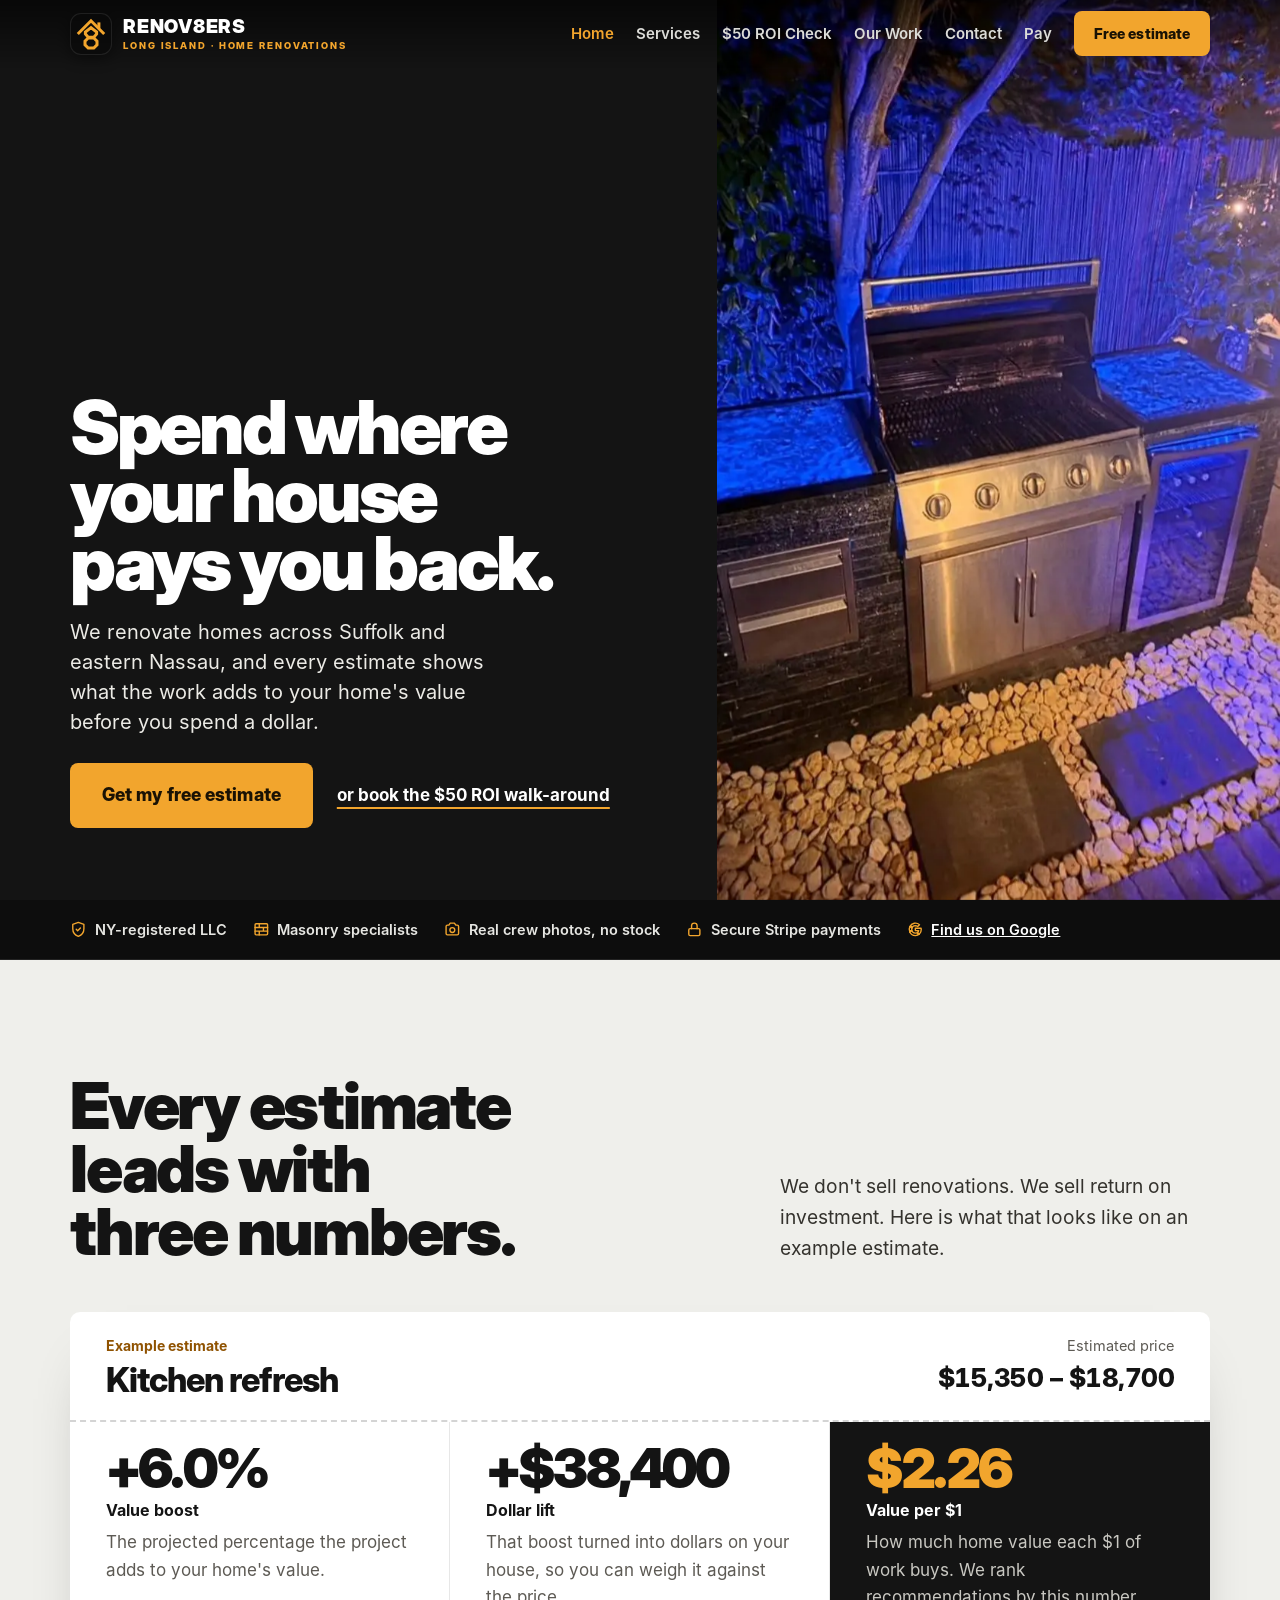
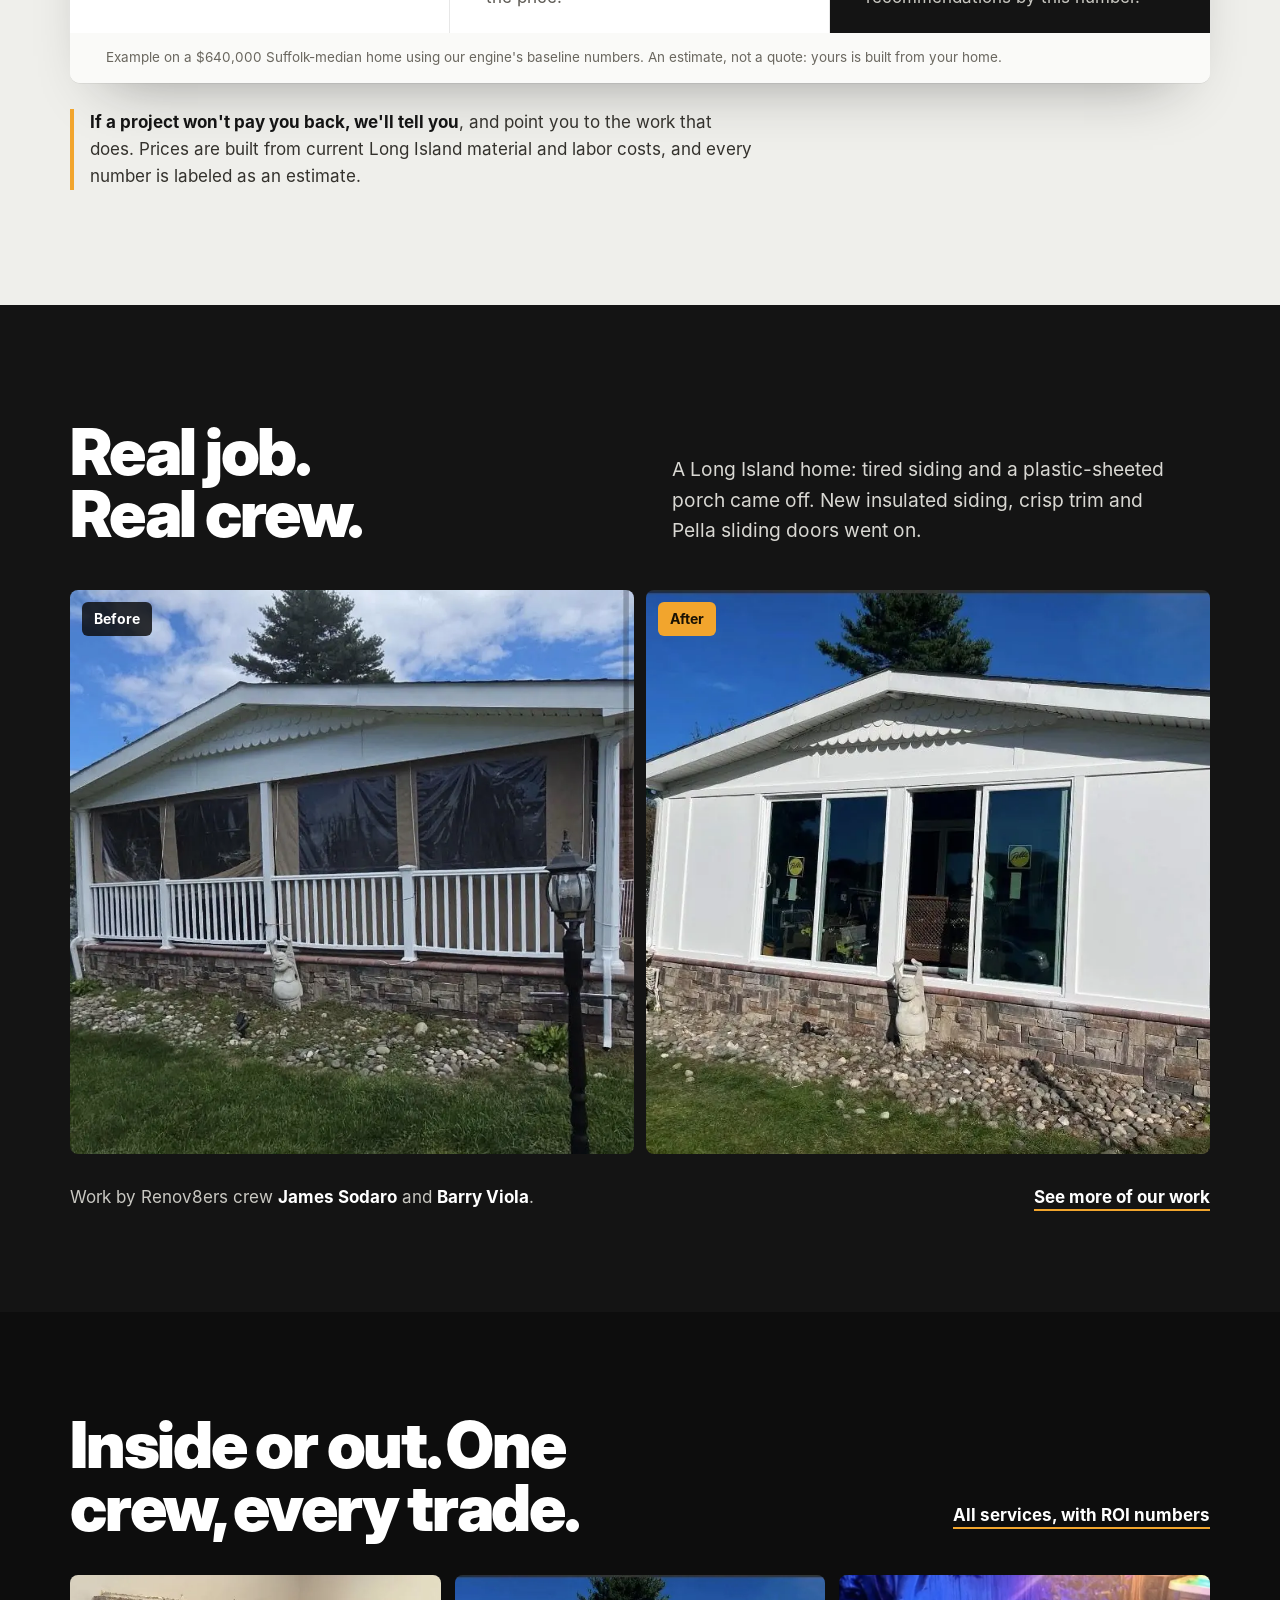
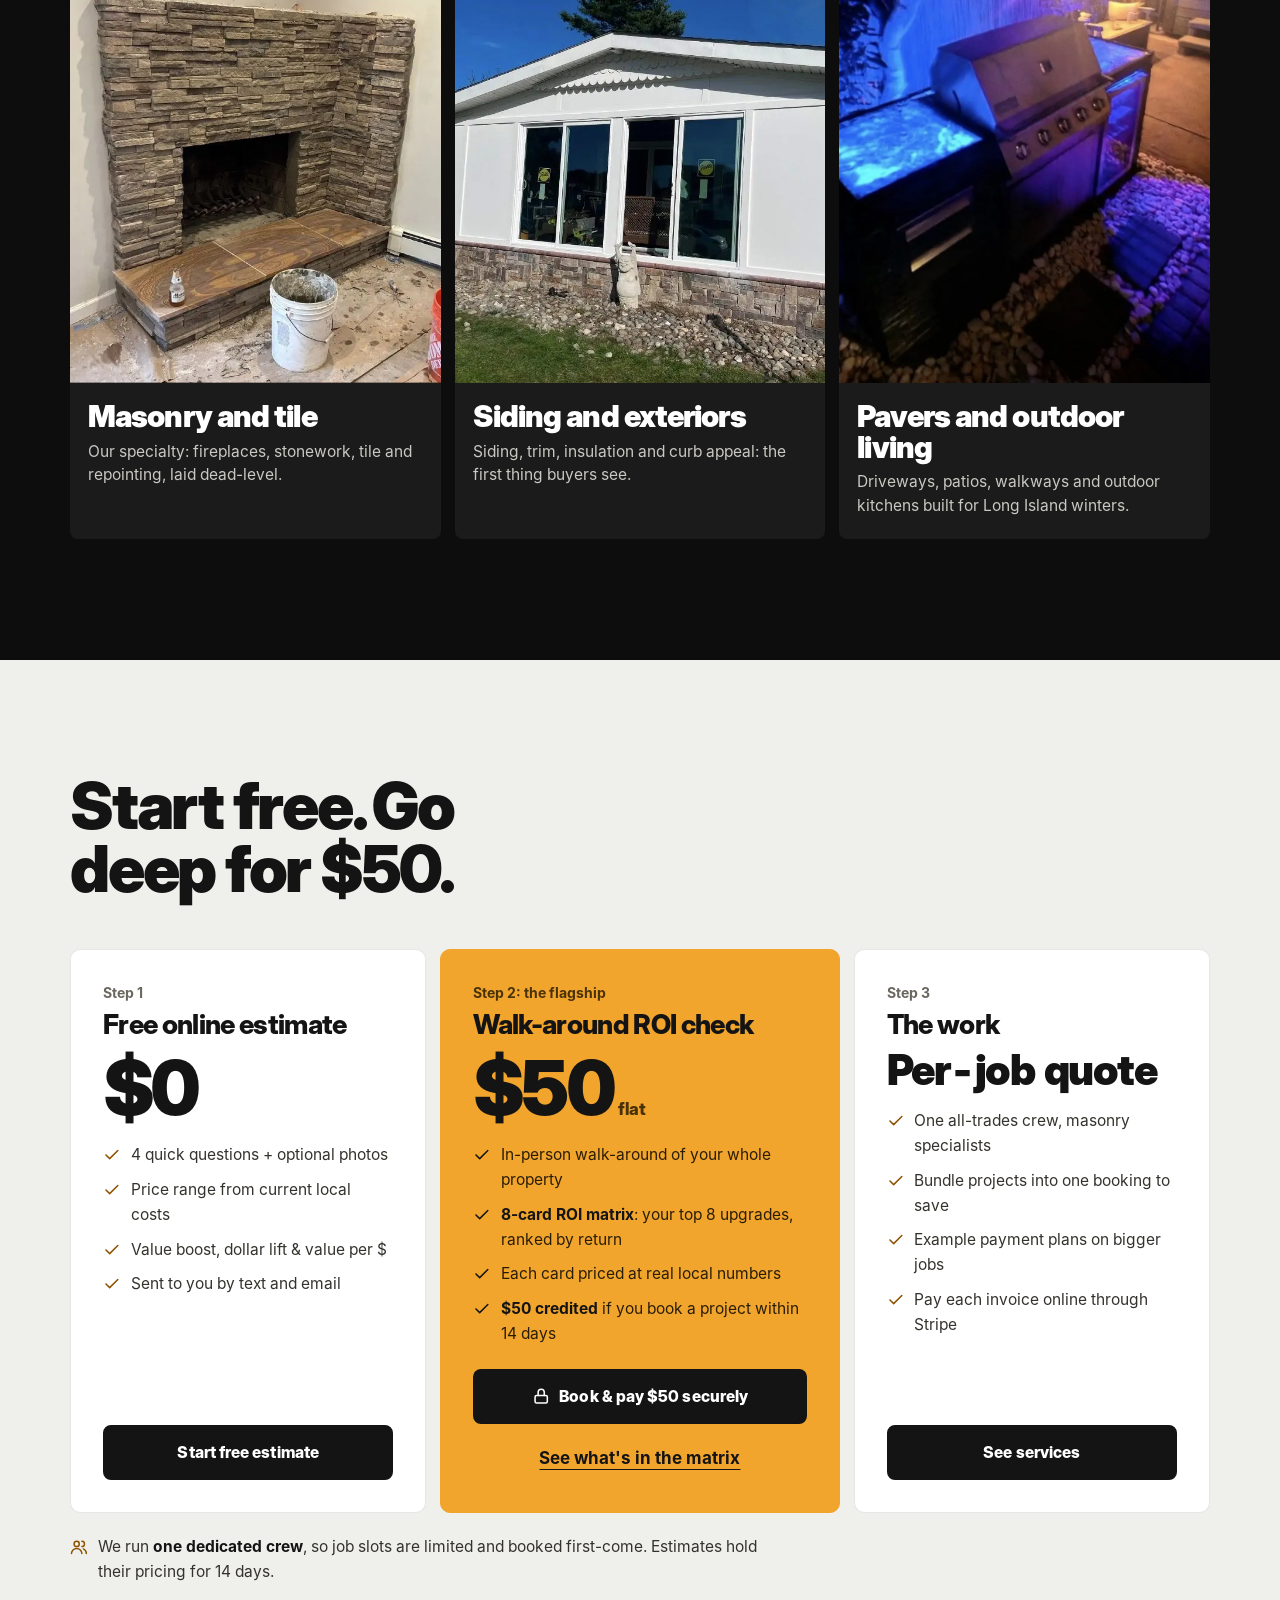
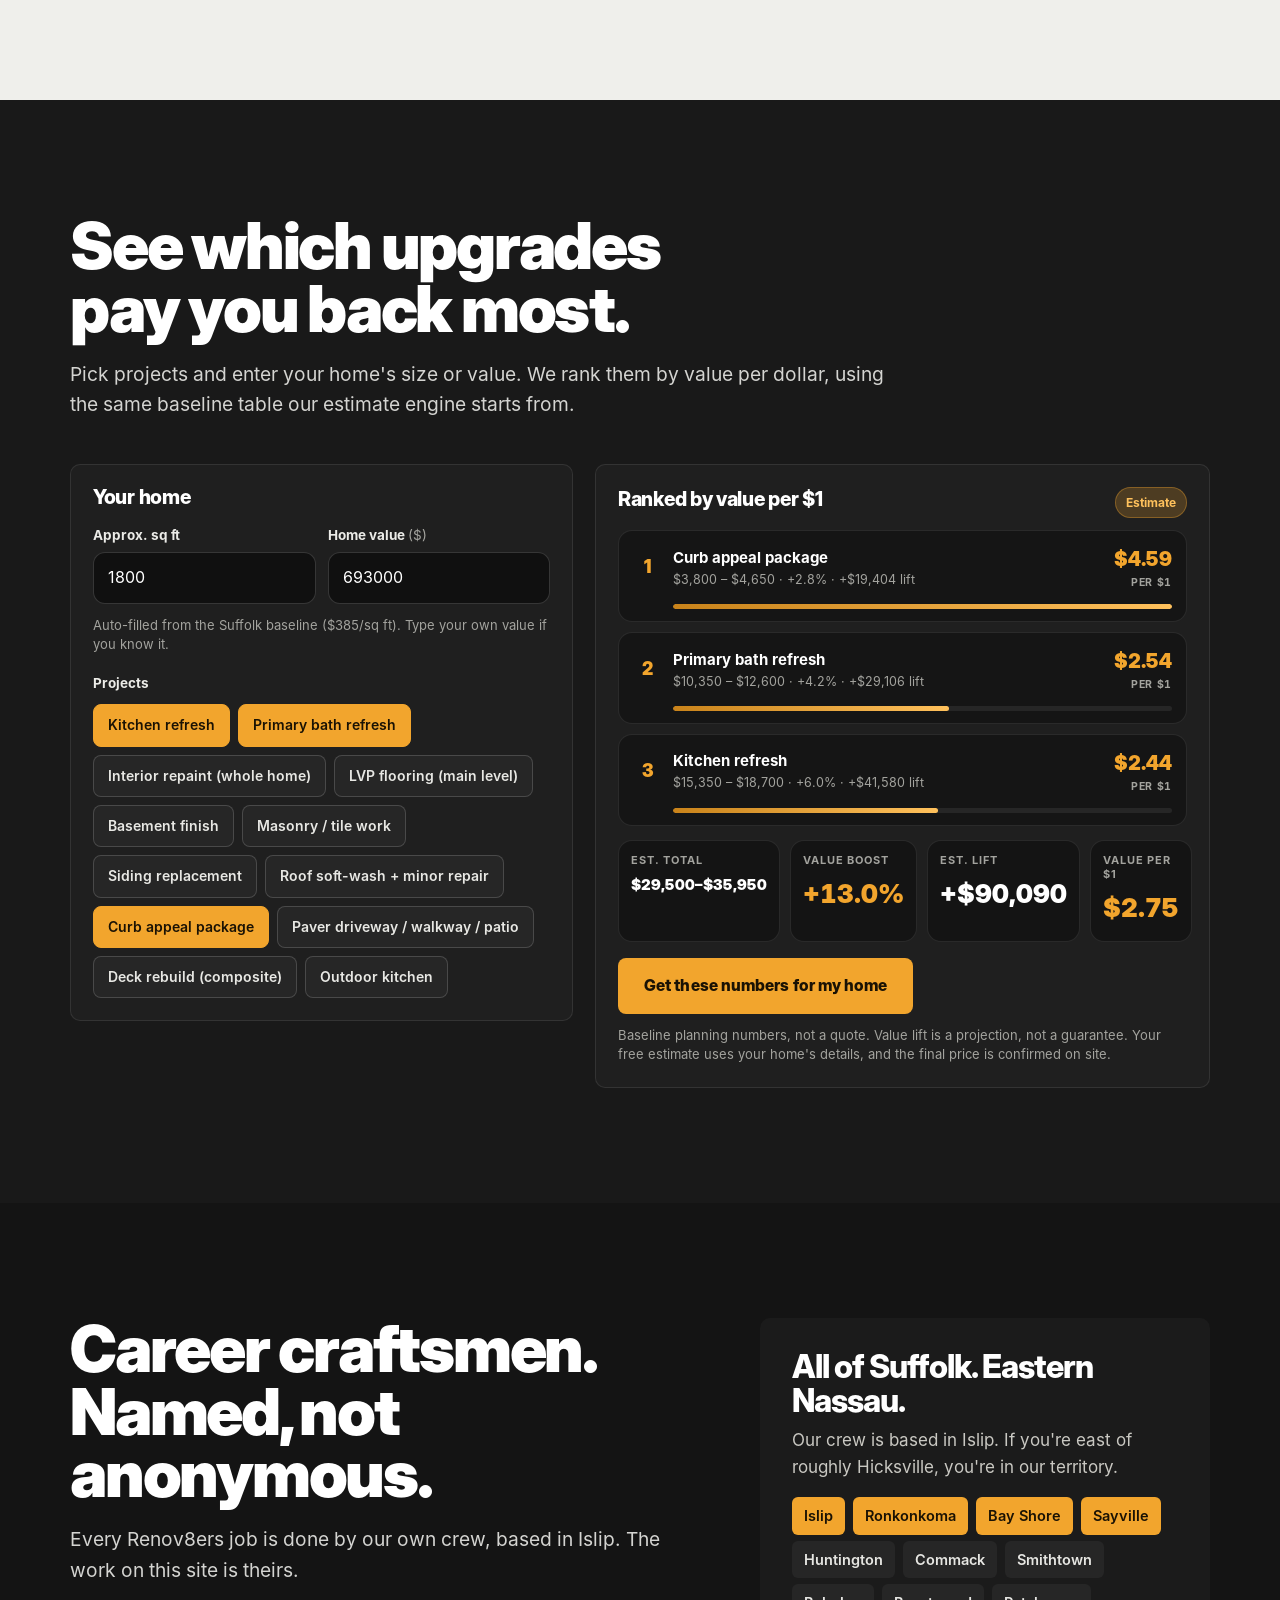
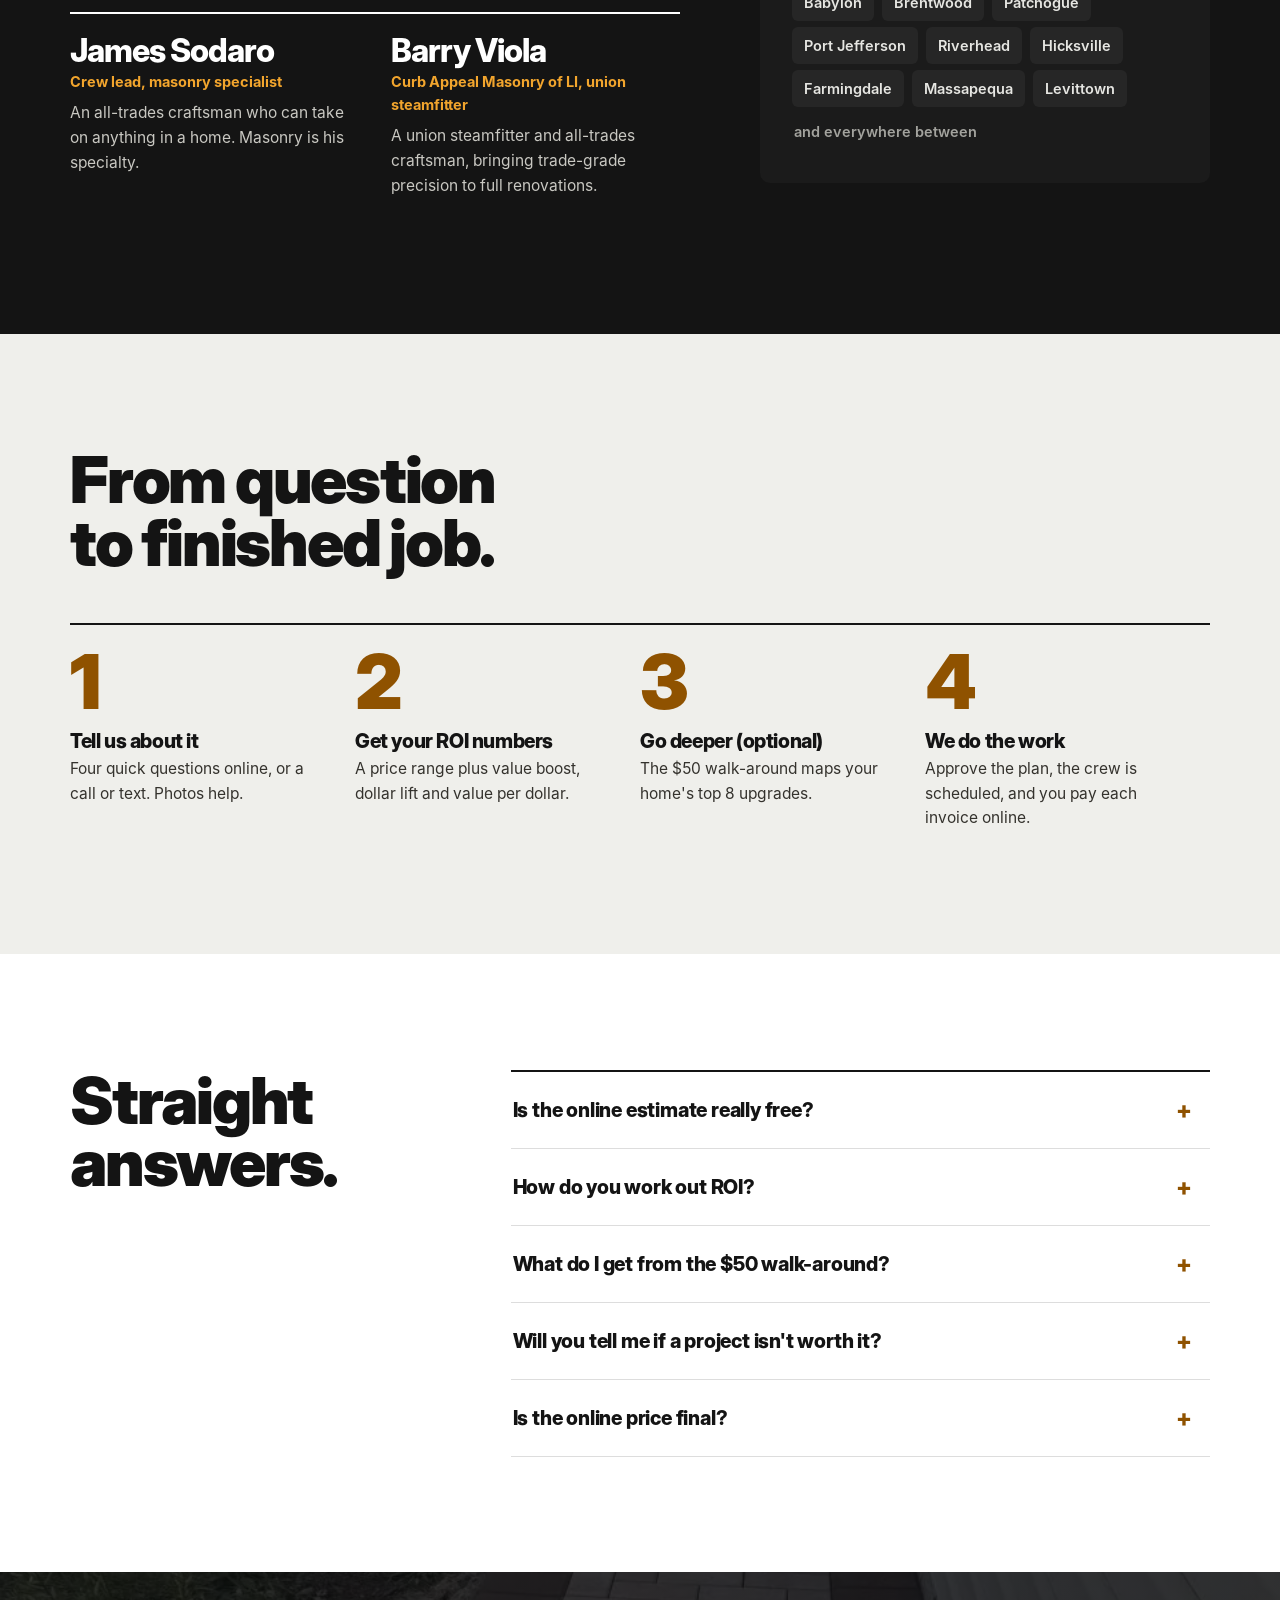
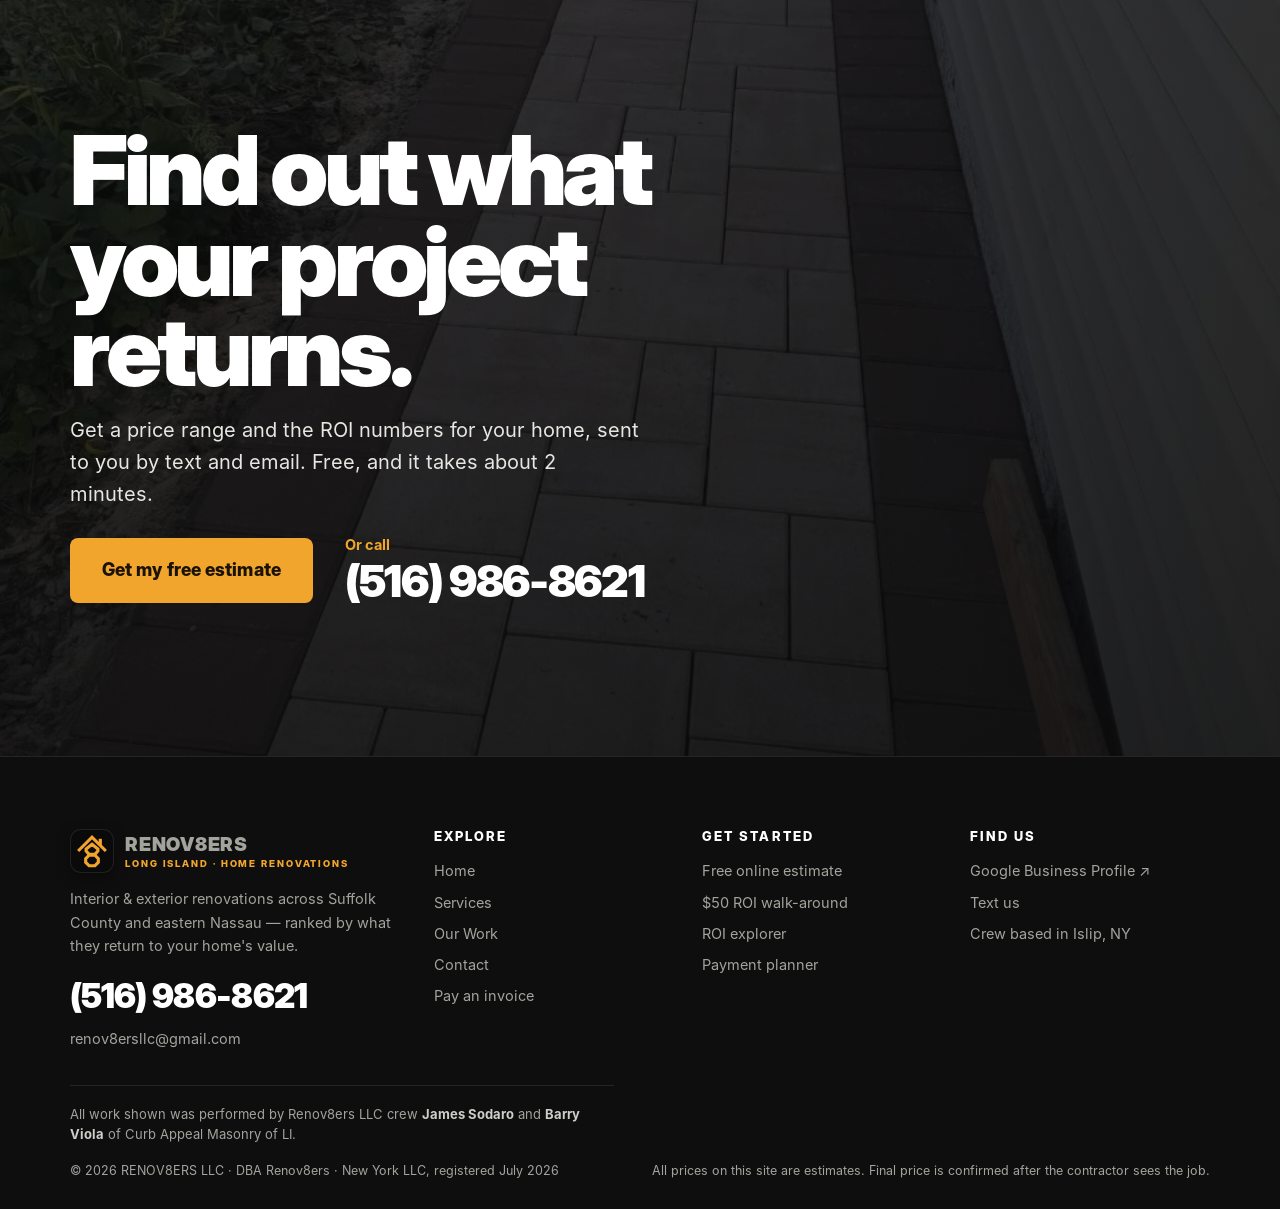
<file: index.html>
<!DOCTYPE html>
<html lang="en" class="no-js">
<head>
<meta charset="UTF-8">
<meta name="viewport" content="width=device-width, initial-scale=1, viewport-fit=cover">
<title>Renov8ers | Long Island Home Renovations Ranked by ROI — (516) 986-8621</title>
<meta name="description" content="Renov8ers shows you what every dollar of renovation returns to your home&#x27;s value — before you spend it. Free online estimates and a $50 ROI walk-around across Suffolk and eastern Nassau, NY.">
<meta name="theme-color" content="#141414">
<link rel="canonical" href="https://renov8ers.github.io/">
<meta property="og:type" content="website">
<meta property="og:site_name" content="Renov8ers">
<meta property="og:title" content="Renov8ers | Long Island Home Renovations Ranked by ROI — (516) 986-8621">
<meta property="og:description" content="Renov8ers shows you what every dollar of renovation returns to your home&#x27;s value — before you spend it. Free online estimates and a $50 ROI walk-around across Suffolk and eastern Nassau, NY.">
<meta property="og:url" content="https://renov8ers.github.io/">
<meta property="og:image" content="https://renov8ers.github.io/assets/og-card.jpg">
<meta property="og:image:width" content="1200">
<meta property="og:image:height" content="630">
<meta property="og:image:alt" content="Renov8ers — Long Island home renovations — (516) 986-8621">
<meta name="twitter:card" content="summary_large_image">
<meta name="twitter:image" content="https://renov8ers.github.io/assets/og-banner.png">
<link rel="preload" href="assets/fonts/inter-display-900.woff" as="font" type="font/woff" crossorigin>
<link rel="stylesheet" href="style.css?v=7">
<link rel="icon" type="image/png" sizes="32x32" href="assets/icon-32.png">
<link rel="icon" type="image/png" sizes="180x180" href="assets/favicon.png">
<link rel="apple-touch-icon" href="assets/icon-180.png">
<script>document.documentElement.classList.remove('no-js')</script>
<script type="application/ld+json">{"@context": "https://schema.org", "@type": "HomeAndConstructionBusiness", "@id": "https://renov8ers.github.io/#business", "name": "Renov8ers", "legalName": "RENOV8ERS LLC", "url": "https://renov8ers.github.io/", "telephone": "+1-516-986-8621", "email": "renov8ersllc@gmail.com", "logo": "https://renov8ers.github.io/assets/icon-192.png", "image": ["https://renov8ers.github.io/assets/og-card.jpg", "https://renov8ers.github.io/assets/siding-after.jpg"], "foundingDate": "2026-07", "sameAs": ["https://share.google/YXri1rEaSDHugI1bB"], "slogan": "We show you what every dollar of work returns to your home's value — before you spend it.", "areaServed": [{"@type": "AdministrativeArea", "name": "Suffolk County, NY"}, {"@type": "AdministrativeArea", "name": "Eastern Nassau County, NY"}], "knowsAbout": ["Masonry", "Tile", "Kitchen remodeling", "Bathroom remodeling", "Siding", "Pavers", "Outdoor kitchens"], "makesOffer": [{"@type": "Offer", "name": "Free online renovation estimate with ROI breakdown", "price": "0", "priceCurrency": "USD", "url": "https://renov8ers.github.io/contact.html"}, {"@type": "Offer", "name": "$50 walk-around ROI check (top-8 upgrade ROI matrix)", "price": "50", "priceCurrency": "USD", "url": "https://buy.stripe.com/9B6eVeadI24T0Ur9dG7ok02"}]}</script>
</head>
<body class="home">
<a class="skip" href="#main">Skip to content</a>
<svg width="0" height="0" style="position:absolute" aria-hidden="true"><symbol id="i-phone" viewBox="0 0 24 24"><path d="M22 16.9v3a2 2 0 0 1-2.2 2 19.8 19.8 0 0 1-8.6-3.1 19.5 19.5 0 0 1-6-6A19.8 19.8 0 0 1 2.1 4.2 2 2 0 0 1 4.1 2h3a2 2 0 0 1 2 1.7c.1.9.4 1.8.7 2.7a2 2 0 0 1-.5 2.1L8 9.8a16 16 0 0 0 6 6l1.3-1.3a2 2 0 0 1 2.1-.5c.9.3 1.8.6 2.7.7a2 2 0 0 1 1.7 2z"/></symbol><symbol id="i-msg" viewBox="0 0 24 24"><path d="M21 15a2 2 0 0 1-2 2H7l-4 4V5a2 2 0 0 1 2-2h14a2 2 0 0 1 2 2z"/></symbol><symbol id="i-arrow" viewBox="0 0 24 24"><path d="M5 12h14M13 6l6 6-6 6"/></symbol><symbol id="i-check" viewBox="0 0 24 24"><path d="M20 6 9 17l-5-5"/></symbol><symbol id="i-bolt" viewBox="0 0 24 24"><path d="M13 2 3 14h9l-1 8 10-12h-9z"/></symbol><symbol id="i-lock" viewBox="0 0 24 24"><rect x="4" y="11" width="16" height="10" rx="2"/><path d="M8 11V7a4 4 0 0 1 8 0v4"/></symbol><symbol id="i-pin" viewBox="0 0 24 24"><path d="M12 22s7-6.2 7-12a7 7 0 0 0-14 0c0 5.8 7 12 7 12z"/><circle cx="12" cy="10" r="2.5"/></symbol><symbol id="i-chart" viewBox="0 0 24 24"><path d="M3 3v18h18"/><path d="m7 15 4-4 3 3 6-6"/><path d="M15 8h5v5"/></symbol><symbol id="i-home" viewBox="0 0 24 24"><path d="m3 11 9-8 9 8"/><path d="M5 10v10h14V10"/><path d="M10 20v-6h4v6"/></symbol><symbol id="i-dollar" viewBox="0 0 24 24"><path d="M12 2v20"/><path d="M17 6H9.5a3.5 3.5 0 0 0 0 7h5a3.5 3.5 0 0 1 0 7H6"/></symbol><symbol id="i-camera" viewBox="0 0 24 24"><path d="M3 8a2 2 0 0 1 2-2h2l2-3h6l2 3h2a2 2 0 0 1 2 2v10a2 2 0 0 1-2 2H5a2 2 0 0 1-2-2z"/><circle cx="12" cy="13" r="3.5"/></symbol><symbol id="i-shield" viewBox="0 0 24 24"><path d="M12 2 4 5v6c0 5 3.4 9.3 8 11 4.6-1.7 8-6 8-11V5z"/><path d="m9 12 2 2 4-4"/></symbol><symbol id="i-clock" viewBox="0 0 24 24"><circle cx="12" cy="12" r="9"/><path d="M12 7v5l3 2"/></symbol><symbol id="i-users" viewBox="0 0 24 24"><circle cx="9" cy="8" r="3.5"/><path d="M2 21a7 7 0 0 1 14 0"/><path d="M16 4.5a3.5 3.5 0 0 1 0 7M22 21a7 7 0 0 0-4-6.3"/></symbol><symbol id="i-grid" viewBox="0 0 24 24"><rect x="3" y="3" width="7" height="7" rx="1.5"/><rect x="14" y="3" width="7" height="7" rx="1.5"/><rect x="3" y="14" width="7" height="7" rx="1.5"/><rect x="14" y="14" width="7" height="7" rx="1.5"/></symbol><symbol id="i-swap" viewBox="0 0 24 24"><path d="m8 7-5 5 5 5M16 7l5 5-5 5"/></symbol><symbol id="i-mail" viewBox="0 0 24 24"><rect x="3" y="5" width="18" height="14" rx="2"/><path d="m3 7 9 6 9-6"/></symbol><symbol id="i-star" viewBox="0 0 24 24"><path d="m12 3 2.7 5.6 6.1.9-4.4 4.3 1 6.1L12 17l-5.4 2.9 1-6.1L3.2 9.5l6.1-.9z"/></symbol><symbol id="i-brick" viewBox="0 0 24 24"><rect x="3" y="4" width="18" height="16" rx="1.5"/><path d="M3 9.3h18M3 14.6h18M9 4v5.3M15 9.3v5.3M9 14.6V20"/></symbol><symbol id="i-cal" viewBox="0 0 24 24"><rect x="3" y="5" width="18" height="16" rx="2"/><path d="M3 10h18M8 3v4M16 3v4"/></symbol><symbol id="i-google" viewBox="0 0 24 24"><path d="M20.5 12.2c0-.6-.1-1.2-.2-1.7H12v3.3h4.8a4.1 4.1 0 0 1-1.8 2.7v2.2h2.9c1.7-1.6 2.6-3.9 2.6-6.5z"/><path d="M12 21c2.4 0 4.5-.8 5.9-2.2l-2.9-2.2c-.8.5-1.8.9-3 .9a5.2 5.2 0 0 1-4.9-3.6H4.1v2.3A9 9 0 0 0 12 21z"/><path d="M7.1 13.9a5.4 5.4 0 0 1 0-3.5V8H4.1a9 9 0 0 0 0 8.1z"/><path d="M12 6.6c1.3 0 2.5.5 3.4 1.3l2.6-2.6A9 9 0 0 0 4.1 8l3 2.3A5.2 5.2 0 0 1 12 6.6z"/></symbol></svg>
<header class="hdr" id="hdr">
  <div class="wrap hdr-in">
    <a class="brand" href="index.html" aria-label="Renov8ers home">
      <span class="mark"><svg viewBox="0 0 100 100" aria-hidden="true"><g fill="none" stroke="#F2A52D" stroke-width="7.5" stroke-linejoin="miter"><path d="M17 50 L50 17 L83 50"/><path d="M50 34 L64 45 L64 50 L57 58 L43 58 L36 50 L36 45 Z"/><path d="M43 60 L57 60 L65 68 L65 77 L57 85 L43 85 L35 77 L35 68 Z"/></g><rect x="66" y="21" width="7.5" height="15" fill="#F2A52D"/></svg></span>
      <span class="wordmark">RENOV8ERS<small>LONG ISLAND · HOME RENOVATIONS</small></span>
    </a>
    <nav class="nav" id="nav" aria-label="Main">
      <a class="nl" href="index.html" aria-current="page">Home</a><a class="nl" href="services.html">Services</a><a class="nl" href="roi-check.html">$50 ROI Check</a><a class="nl" href="work.html">Our Work</a><a class="nl" href="contact.html">Contact</a><a class="nl" href="pay.html">Pay</a>
      <div class="nav-cta">
        <a class="nav-phone" href="tel:+15169868621"><svg class="ic" aria-hidden="true"><use href="#i-phone"/></svg> (516) 986-8621</a>
        <a class="btn btn-amber btn-sm" href="contact.html#estimate">Free estimate</a>
      </div>
    </nav>
    <button class="burger" id="burger" aria-label="Menu" aria-controls="nav" aria-expanded="false"><span></span><span></span><span></span></button>
  </div>
</header>

<main id="main">
<section class="hx" aria-labelledby="hx-h">
  <div class="hx-photo"><picture><source srcset="assets/outdoor-kitchen-3.webp" type="image/webp"><img src="assets/outdoor-kitchen-3.jpg" alt="Stone-clad outdoor kitchen with a built-in grill, lit at night, built by the Renov8ers crew" width="738" height="1600" fetchpriority="high"></picture></div>
  <div class="hx-copy">
    <h1 id="hx-h"><span>Spend where</span> <span>your house</span> <span>pays you back.</span></h1>
    <p class="hx-sub">We renovate homes across Suffolk and eastern Nassau, and every estimate shows what the work adds to your home's value before you spend a dollar.</p>
    <div class="hx-actions">
      <a class="btn btn-amber btn-xl" href="contact.html#estimate">Get my free estimate</a>
      <a class="hx-link" href="https://buy.stripe.com/9B6eVeadI24T0Ur9dG7ok02" data-track="stripe-walkaround">or book the $50 ROI walk-around</a>
    </div>
  </div>
</section>

<div class="hx-facts">
  <ul class="wrap">
    <li><svg class="ic" aria-hidden="true"><use href="#i-shield"/></svg> NY-registered LLC</li>
    <li><svg class="ic" aria-hidden="true"><use href="#i-brick"/></svg> Masonry specialists</li>
    <li><svg class="ic" aria-hidden="true"><use href="#i-camera"/></svg> Real crew photos, no stock</li>
    <li><svg class="ic" aria-hidden="true"><use href="#i-lock"/></svg> Secure Stripe payments</li>
    <li><svg class="ic" aria-hidden="true"><use href="#i-google"/></svg> <a href="https://share.google/YXri1rEaSDHugI1bB" target="_blank" rel="noopener">Find us on Google</a></li>
  </ul>
</div>

<section class="ledger" aria-labelledby="ledger-h">
  <div class="wrap">
    <div class="ledger-head">
      <h2 id="ledger-h">Every estimate leads with three numbers.</h2>
      <p>We don't sell renovations. We sell return on investment. Here is what that looks like on an example estimate.</p>
    </div>
    <article class="slip">
      <header class="slip-top">
        <div><span class="slip-k">Example estimate</span><h3>Kitchen refresh</h3></div>
        <p class="slip-price">Estimated price<b class="num">$15,350 – $18,700</b></p>
      </header>
      <dl class="slip-rows">
        <div><dt><span class="slip-n num">+6.0%</span><span class="slip-l">Value boost</span></dt><dd>The projected percentage the project adds to your home's value.</dd></div>
        <div><dt><span class="slip-n num">+$38,400</span><span class="slip-l">Dollar lift</span></dt><dd>That boost turned into dollars on your house, so you can weigh it against the price.</dd></div>
        <div class="slip-key"><dt><span class="slip-n num">$2.26</span><span class="slip-l">Value per $1</span></dt><dd>How much home value each $1 of work buys. We rank recommendations by this number.</dd></div>
      </dl>
      <p class="slip-foot">Example on a $640,000 Suffolk-median home using our engine's baseline numbers. An estimate, not a quote: yours is built from your home.</p>
    </article>
    <p class="ledger-honest"><b>If a project won't pay you back, we'll tell you</b>, and point you to the work that does. Prices are built from current Long Island material and labor costs, and every number is labeled as an estimate.</p>
  </div>
</section>

<section class="proof" aria-labelledby="proof-h">
  <div class="wrap proof-head">
    <h2 id="proof-h">Real job. Real crew.</h2>
    <p>A Long Island home: tired siding and a plastic-sheeted porch came off. New insulated siding, crisp trim and Pella sliding doors went on.</p>
  </div>
  <div class="proof-pair">
    <figure><picture><source srcset="assets/siding-before.webp" type="image/webp"><img src="assets/siding-before.jpg" alt="Before: old siding and an enclosed porch with plastic sheeting" width="960" height="1208" loading="lazy" decoding="async"></picture><figcaption>Before</figcaption></figure>
    <figure><picture><source srcset="assets/siding-after.webp" type="image/webp"><img src="assets/siding-after.jpg" alt="After: new siding, trim and sliding glass doors" width="960" height="697" loading="lazy" decoding="async"></picture><figcaption class="is-after">After</figcaption></figure>
  </div>
  <div class="wrap proof-foot">
    <p>Work by Renov8ers crew <b>James Sodaro</b> and <b>Barry Viola</b>.</p>
    <a class="tlink" href="work.html">See more of our work</a>
  </div>
</section>

<section class="trades" aria-labelledby="trades-h">
  <div class="wrap">
    <div class="trades-head">
      <h2 id="trades-h">Inside or out. One crew, every trade.</h2>
      <a class="tlink" href="services.html">All services, with ROI numbers</a>
    </div>
  </div>
  <ul class="tiles" tabindex="0" aria-label="What we do">
    <li><a class="tile" href="services.html#masonry"><picture><source srcset="assets/fireplace.webp" type="image/webp"><img src="assets/fireplace.jpg" alt="Stacked stone fireplace with wood mantel" width="960" height="786" loading="lazy" decoding="async"></picture><span class="tile-body"><span class="tile-t">Masonry and tile</span><span class="tile-d">Our specialty: fireplaces, stonework, tile and repointing, laid dead-level.</span></span></a></li>
    <li><a class="tile" href="services.html#exterior"><picture><source srcset="assets/siding-after.webp" type="image/webp"><img src="assets/siding-after.jpg" alt="New siding and sliding glass doors on a Long Island home" width="960" height="697" loading="lazy" decoding="async"></picture><span class="tile-body"><span class="tile-t">Siding and exteriors</span><span class="tile-d">Siding, trim, insulation and curb appeal: the first thing buyers see.</span></span></a></li>
    <li><a class="tile" href="services.html#outdoor"><picture><source srcset="assets/outdoor-kitchen-2.webp" type="image/webp"><img src="assets/outdoor-kitchen-2.jpg" alt="Outdoor kitchen with a stone-clad grill island" width="960" height="948" loading="lazy" decoding="async"></picture><span class="tile-body"><span class="tile-t">Pavers and outdoor living</span><span class="tile-d">Driveways, patios, walkways and outdoor kitchens built for Long Island winters.</span></span></a></li>
  </ul>
</section>

<section class="ways" id="offers" aria-labelledby="ways-h">
  <div class="wrap">
    <h2 id="ways-h">Start free. Go deep for $50.</h2>
    <ol class="ways-list">
      <li class="way">
        <span class="way-n">Step 1</span>
        <h3>Free online estimate</h3>
        <div class="way-price">$0</div>
        <ul>
          <li><svg class="ic" aria-hidden="true"><use href="#i-check"/></svg> <span>4 quick questions + optional photos</span></li>
          <li><svg class="ic" aria-hidden="true"><use href="#i-check"/></svg> <span>Price range from current local costs</span></li>
          <li><svg class="ic" aria-hidden="true"><use href="#i-check"/></svg> <span>Value boost, dollar lift &amp; value per $</span></li>
          <li><svg class="ic" aria-hidden="true"><use href="#i-check"/></svg> <span>Sent to you by text and email</span></li>
        </ul>
        <a class="btn btn-ink btn-block" href="contact.html#estimate">Start free estimate</a>
      </li>
      <li class="way way-flag" id="walkaround">
        <span class="way-n">Step 2: the flagship</span>
        <h3>Walk-around ROI check</h3>
        <div class="way-price">$50<small>flat</small></div>
        <ul>
          <li><svg class="ic" aria-hidden="true"><use href="#i-check"/></svg> <span>In-person walk-around of your whole property</span></li>
          <li><svg class="ic" aria-hidden="true"><use href="#i-check"/></svg> <span><b>8-card ROI matrix</b>: your top 8 upgrades, ranked by return</span></li>
          <li><svg class="ic" aria-hidden="true"><use href="#i-check"/></svg> <span>Each card priced at real local numbers</span></li>
          <li><svg class="ic" aria-hidden="true"><use href="#i-check"/></svg> <span><b>$50 credited</b> if you book a project within 14 days</span></li>
        </ul>
        <a class="btn btn-ink btn-block" href="https://buy.stripe.com/9B6eVeadI24T0Ur9dG7ok02" data-track="stripe-walkaround"><svg class="ic" aria-hidden="true"><use href="#i-lock"/></svg> Book &amp; pay $50 securely</a>
        <a class="way-more" href="roi-check.html">See what's in the matrix</a>
      </li>
      <li class="way">
        <span class="way-n">Step 3</span>
        <h3>The work</h3>
        <div class="way-price way-price-sm">Per-job quote</div>
        <ul>
          <li><svg class="ic" aria-hidden="true"><use href="#i-check"/></svg> <span>One all-trades crew, masonry specialists</span></li>
          <li><svg class="ic" aria-hidden="true"><use href="#i-check"/></svg> <span>Bundle projects into one booking to save</span></li>
          <li><svg class="ic" aria-hidden="true"><use href="#i-check"/></svg> <span>Example payment plans on bigger jobs</span></li>
          <li><svg class="ic" aria-hidden="true"><use href="#i-check"/></svg> <span>Pay each invoice online through Stripe</span></li>
        </ul>
        <a class="btn btn-ink btn-block" href="services.html">See services</a>
      </li>
    </ol>
    <p class="ways-note"><svg class="ic" aria-hidden="true"><use href="#i-users"/></svg> <span>We run <b>one dedicated crew</b>, so job slots are limited and booked first-come. Estimates hold their pricing for 14 days.</span></p>
  </div>
</section>

<section id="roi-explorer" class="xp">
  <div class="wrap">
    <div class="xp-head">
      <h2>See which upgrades pay you back most.</h2>
      <p class="lede">Pick projects and enter your home's size or value. We rank them by value per dollar, using the same baseline table our estimate engine starts from.</p>
    </div>
    <div class="explorer">
      <div class="panel">
        <h3>Your home</h3>
        <div class="inputs">
          <div class="field" style="margin:0"><label for="x-sqft">Approx. sq ft</label><input id="x-sqft" type="number" inputmode="numeric" min="400" max="20000" value="1800"></div>
          <div class="field" style="margin:0"><label for="x-value">Home value <span class="hint">($)</span></label><input id="x-value" type="number" inputmode="numeric" min="50000" step="1000" value="693000"></div>
        </div>
        <p class="fine" id="x-valnote" style="margin:-4px 0 14px">Auto-filled from the Suffolk baseline ($385/sq ft). Type your own value if you know it.</p>
        <span class="lbl">Projects</span>
        <div class="jobchips" id="x-jobs" style="margin-top:8px"><label class="jobchip"><input type="checkbox" value="kitchen" checked><span>Kitchen refresh</span></label><label class="jobchip"><input type="checkbox" value="bath" checked><span>Primary bath refresh</span></label><label class="jobchip"><input type="checkbox" value="paint"><span>Interior repaint (whole home)</span></label><label class="jobchip"><input type="checkbox" value="flooring"><span>LVP flooring (main level)</span></label><label class="jobchip"><input type="checkbox" value="basement"><span>Basement finish</span></label><label class="jobchip"><input type="checkbox" value="masonry_tile"><span>Masonry / tile work</span></label><label class="jobchip"><input type="checkbox" value="siding"><span>Siding replacement</span></label><label class="jobchip"><input type="checkbox" value="roof"><span>Roof soft-wash + minor repair</span></label><label class="jobchip"><input type="checkbox" value="curb" checked><span>Curb appeal package</span></label><label class="jobchip"><input type="checkbox" value="pavers"><span>Paver driveway / walkway / patio</span></label><label class="jobchip"><input type="checkbox" value="deck"><span>Deck rebuild (composite)</span></label><label class="jobchip"><input type="checkbox" value="outdoor_kitchen"><span>Outdoor kitchen</span></label></div>
      </div>
      <div class="panel" aria-live="polite">
        <div class="rc-top" style="display:flex;justify-content:space-between;align-items:center;margin-bottom:12px"><h3>Ranked by value per $1</h3><span class="chip">Estimate</span></div>
        <div class="results" id="x-results"><div class="empty">Pick a project to see its numbers.</div></div>
        <div class="totals" id="x-totals"></div>
        <div class="cta-row" style="margin-top:16px"><a class="btn btn-amber" id="x-cta" href="contact.html#estimate">Get these numbers for my home</a></div>
        <p class="fine" style="margin-top:12px">Baseline planning numbers, not a quote. Value lift is a projection, not a guarantee. Your free estimate uses your home's details, and the final price is confirmed on site.</p>
      </div>
    </div>
  </div>
</section>

<section class="crewsec" aria-labelledby="crew-h">
  <div class="wrap crewsec-grid">
    <div>
      <h2 id="crew-h">Career craftsmen. Named, not anonymous.</h2>
      <p class="lede">Every Renov8ers job is done by our own crew, based in Islip. The work on this site is theirs.</p>
      <div class="people">
        <div class="person"><h3>James Sodaro</h3><p class="person-r">Crew lead, masonry specialist</p><p>An all-trades craftsman who can take on anything in a home. Masonry is his specialty.</p></div>
        <div class="person"><h3>Barry Viola</h3><p class="person-r">Curb Appeal Masonry of LI, union steamfitter</p><p>A union steamfitter and all-trades craftsman, bringing trade-grade precision to full renovations.</p></div>
      </div>
    </div>
    <div class="area">
      <h3>All of Suffolk. Eastern Nassau.</h3>
      <p>Our crew is based in Islip. If you're east of roughly Hicksville, you're in our territory.</p>
      <ul class="area-towns">
        <li class="hot">Islip</li><li class="hot">Ronkonkoma</li><li class="hot">Bay Shore</li><li class="hot">Sayville</li>
        <li>Huntington</li><li>Commack</li><li>Smithtown</li><li>Babylon</li>
        <li>Brentwood</li><li>Patchogue</li><li>Port Jefferson</li><li>Riverhead</li>
        <li>Hicksville</li><li>Farmingdale</li><li>Massapequa</li><li>Levittown</li>
        <li class="more">and everywhere between</li>
      </ul>
    </div>
  </div>
</section>

<section class="flow" aria-labelledby="flow-h">
  <div class="wrap">
    <h2 id="flow-h">From question to finished job.</h2>
    <ol class="flow-list">
      <li><h3>Tell us about it</h3><p>Four quick questions online, or a call or text. Photos help.</p></li>
      <li><h3>Get your ROI numbers</h3><p>A price range plus value boost, dollar lift and value per dollar.</p></li>
      <li><h3>Go deeper (optional)</h3><p>The $50 walk-around maps your home's top 8 upgrades.</p></li>
      <li><h3>We do the work</h3><p>Approve the plan, the crew is scheduled, and you pay each invoice online.</p></li>
    </ol>
  </div>
</section>

<section class="qa" aria-labelledby="qa-h">
  <div class="wrap qa-grid">
    <h2 id="qa-h">Straight answers.</h2>
    <div class="faq"><details><summary>Is the online estimate really free?</summary><p>Yes. Answer four quick questions, add photos if you like, and you get a price range plus the ROI numbers. No card and no obligation.</p></details><details><summary>How do you work out ROI?</summary><p>Every estimate shows three numbers: the projected <b>value boost %</b> for that kind of project, the <b>estimated dollar lift</b> to your home's value, and the <b>value per dollar</b> you spend. Prices come from current Long Island material and labor costs. These are projections, not guarantees.</p></details><details><summary>What do I get from the $50 walk-around?</summary><p>We walk your property in person and hand you an <b>8-card ROI matrix</b>: the eight improvements with the highest return for <i>your</i> house, ranked and priced. If you book a project within 14 days, the $50 is credited toward it.</p></details><details><summary>Will you tell me if a project isn&#x27;t worth it?</summary><p>Yes. If a job returns less than it costs, we'll say so and point you to the work that pays back more. That honesty is the whole point of Renov8ers.</p></details><details><summary>Is the online price final?</summary><p>No. Online numbers are estimates. The final price is confirmed after the contractor sees the job in person.</p></details></div>
  </div>
</section>

<section class="last" aria-labelledby="last-h">
  <div class="last-photo"><picture><source srcset="assets/paver-walkway.webp" type="image/webp"><img src="assets/paver-walkway.jpg" alt="" width="960" height="1212" loading="lazy" decoding="async"></picture></div>
  <div class="wrap">
    <h2 id="last-h">Find out what your project returns.</h2>
    <p>Get a price range and the ROI numbers for your home, sent to you by text and email. Free, and it takes about 2 minutes.</p>
    <div class="last-actions">
      <a class="btn btn-amber btn-xl" href="contact.html#estimate">Get my free estimate</a>
      <a class="last-phone" href="tel:+15169868621"><span>Or call</span>(516) 986-8621</a>
    </div>
  </div>
</section>
</main>
<footer class="ftr">
  <div class="wrap">
    <div class="ftr-grid">
      <div>
        <a class="brand" href="index.html" aria-label="Renov8ers home"><span class="mark"><svg viewBox="0 0 100 100" aria-hidden="true"><g fill="none" stroke="#F2A52D" stroke-width="7.5" stroke-linejoin="miter"><path d="M17 50 L50 17 L83 50"/><path d="M50 34 L64 45 L64 50 L57 58 L43 58 L36 50 L36 45 Z"/><path d="M43 60 L57 60 L65 68 L65 77 L57 85 L43 85 L35 77 L35 68 Z"/></g><rect x="66" y="21" width="7.5" height="15" fill="#F2A52D"/></svg></span><span class="wordmark">RENOV8ERS<small>LONG ISLAND · HOME RENOVATIONS</small></span></a>
        <p style="margin-top:14px">Interior &amp; exterior renovations across Suffolk County and eastern Nassau — ranked by what they return to your home's value.</p>
        <a class="big-phone" href="tel:+15169868621">(516) 986-8621</a>
        <a href="mailto:renov8ersllc@gmail.com">renov8ersllc@gmail.com</a>
      </div>
      <div>
        <h4>Explore</h4>
        <a href="index.html">Home</a><a href="services.html">Services</a><a href="work.html">Our Work</a><a href="contact.html">Contact</a><a href="pay.html">Pay an invoice</a>
      </div>
      <div>
        <h4>Get started</h4>
        <a href="contact.html#estimate">Free online estimate</a><a href="roi-check.html">$50 ROI walk-around</a><a href="index.html#roi-explorer">ROI explorer</a><a href="services.html#payments">Payment planner</a>
      </div>
      <div>
        <h4>Find us</h4>
        <a href="https://share.google/YXri1rEaSDHugI1bB" target="_blank" rel="noopener">Google Business Profile ↗</a>
        <a href="sms:+15169868621?&body=Hi%20Renov8ers!%20I%27d%20like%20a%20free%20estimate%20for%20my%20home.">Text us</a>
        <span style="display:block;padding:4px 0">Crew based in Islip, NY</span>
      </div>
    </div>
    <p class="credit">All work shown was performed by Renov8ers LLC crew <b>James Sodaro</b> and <b>Barry Viola</b> of Curb Appeal Masonry of LI.</p>
    <div class="ftr-bottom">
      <span>© 2026 RENOV8ERS LLC · DBA Renov8ers · New York LLC, registered July 2026</span>
      <span>All prices on this site are estimates. Final price is confirmed after the contractor sees the job.</span>
    </div>
  </div>
</footer>
<nav class="actbar" id="actbar" aria-label="Quick actions">
  <a href="tel:+15169868621"><svg class="ic" aria-hidden="true"><use href="#i-phone"/></svg> Call</a>
  <a href="sms:+15169868621?&body=Hi%20Renov8ers!%20I%27d%20like%20a%20free%20estimate%20for%20my%20home."><svg class="ic" aria-hidden="true"><use href="#i-msg"/></svg> Text</a>
  <a class="go" href="contact.html#estimate"><svg class="ic" aria-hidden="true"><use href="#i-bolt"/></svg> Free estimate</a>
</nav>
<script src="script.js?v=5" defer></script>
</body>
</html>
</file>
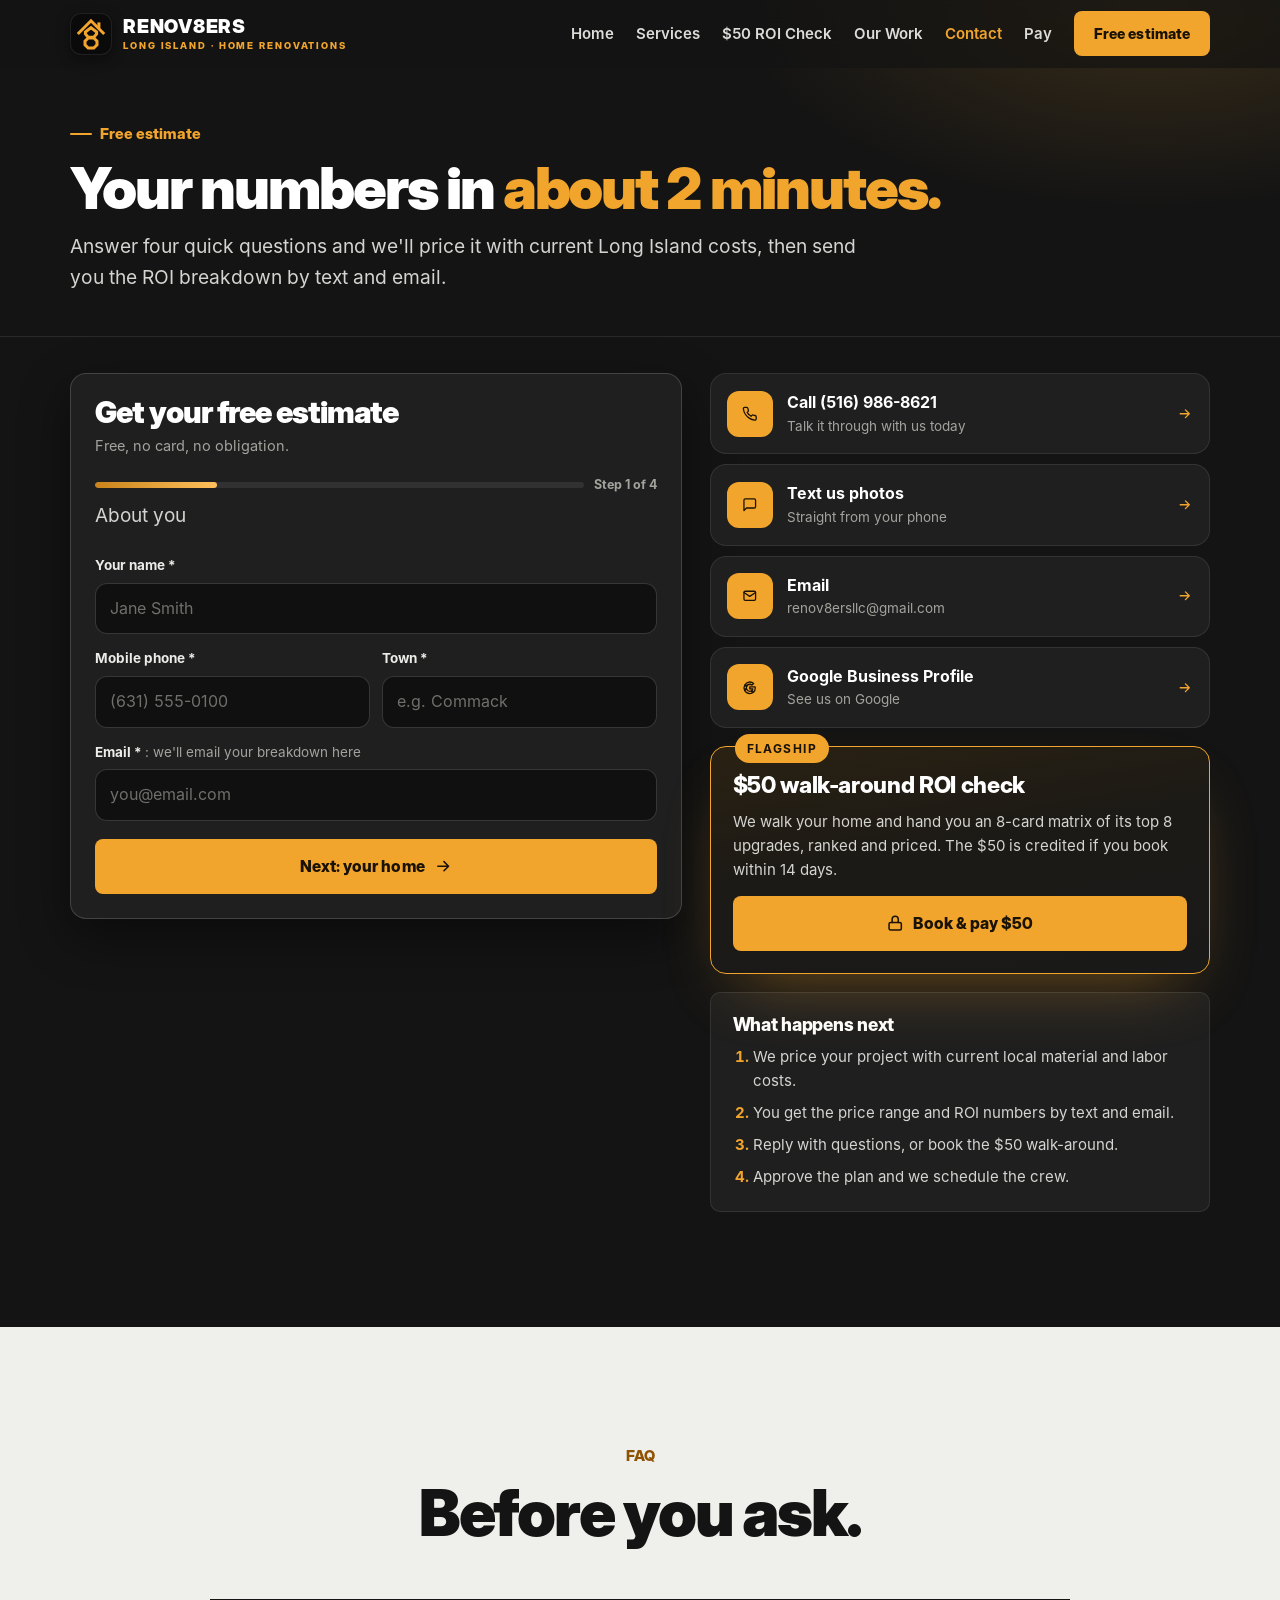
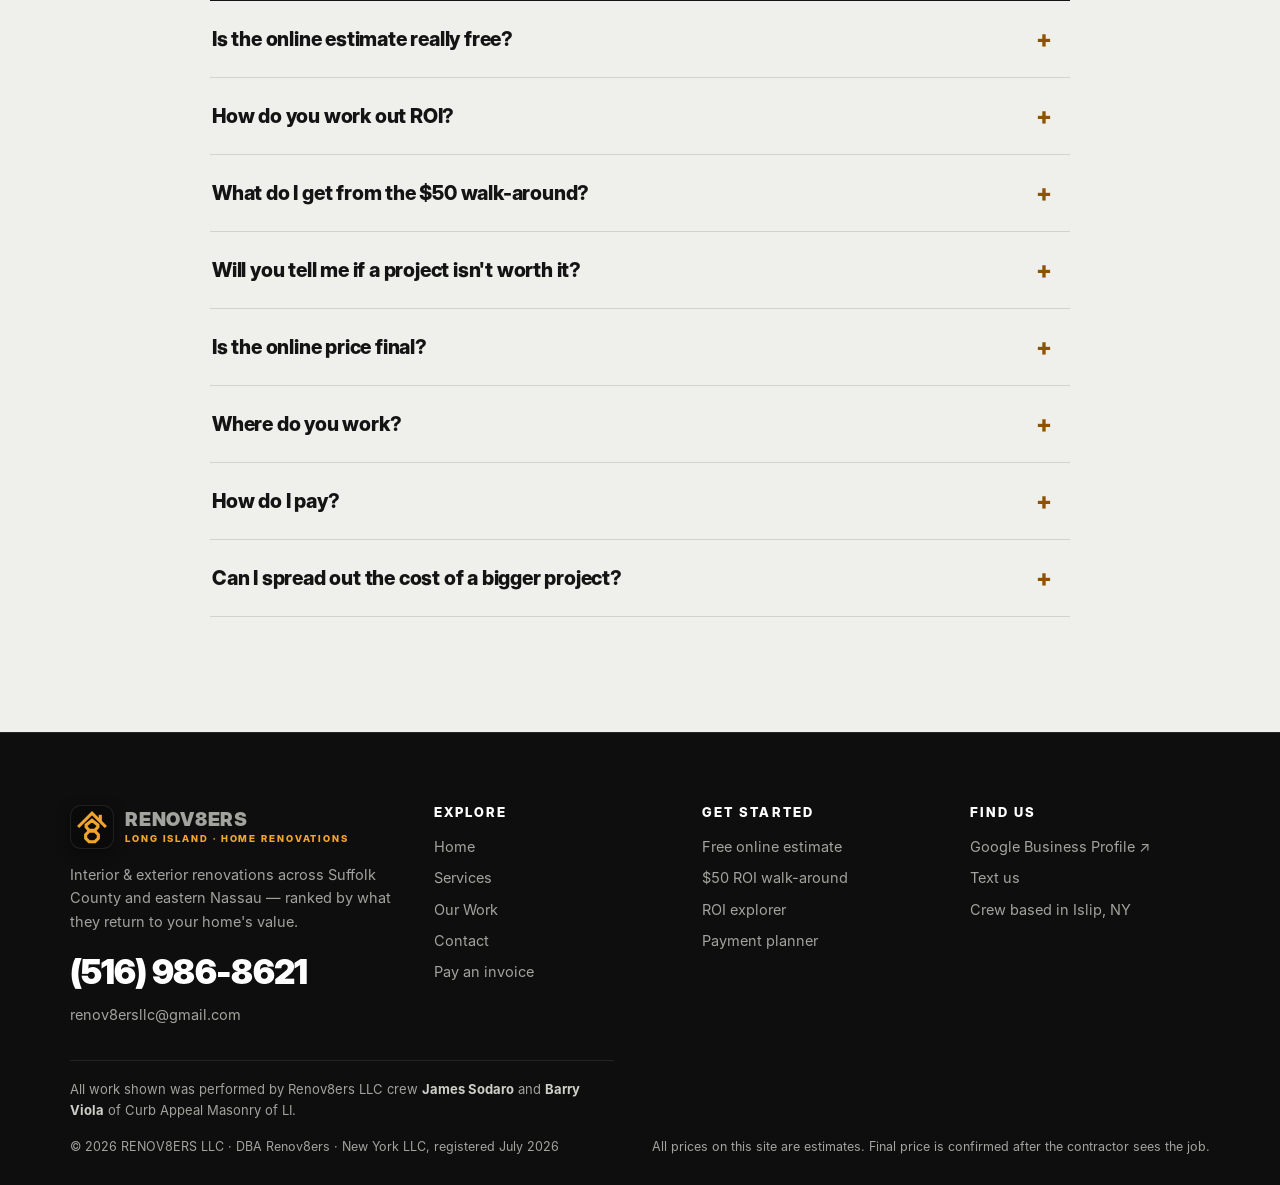
<file: contact.html>
<!DOCTYPE html>
<html lang="en" class="no-js">
<head>
<meta charset="UTF-8">
<meta name="viewport" content="width=device-width, initial-scale=1, viewport-fit=cover">
<title>Free Estimate &amp; Contact | Renov8ers — (516) 986-8621 — Long Island NY</title>
<meta name="description" content="Get a free online renovation estimate with ROI numbers in about 2 minutes, or call or text (516) 986-8621. Serving Suffolk County and eastern Nassau, NY.">
<meta name="theme-color" content="#141414">
<link rel="canonical" href="https://renov8ers.github.io/contact.html">
<meta property="og:type" content="website">
<meta property="og:site_name" content="Renov8ers">
<meta property="og:title" content="Free Estimate &amp; Contact | Renov8ers — (516) 986-8621 — Long Island NY">
<meta property="og:description" content="Get a free online renovation estimate with ROI numbers in about 2 minutes, or call or text (516) 986-8621. Serving Suffolk County and eastern Nassau, NY.">
<meta property="og:url" content="https://renov8ers.github.io/contact.html">
<meta property="og:image" content="https://renov8ers.github.io/assets/og-card.jpg">
<meta property="og:image:width" content="1200">
<meta property="og:image:height" content="630">
<meta property="og:image:alt" content="Renov8ers — Long Island home renovations — (516) 986-8621">
<meta name="twitter:card" content="summary_large_image">
<meta name="twitter:image" content="https://renov8ers.github.io/assets/og-banner.png">
<link rel="preload" href="assets/fonts/inter-display-900.woff" as="font" type="font/woff" crossorigin>
<link rel="stylesheet" href="style.css?v=7">
<link rel="icon" type="image/png" sizes="32x32" href="assets/icon-32.png">
<link rel="icon" type="image/png" sizes="180x180" href="assets/favicon.png">
<link rel="apple-touch-icon" href="assets/icon-180.png">
<script>document.documentElement.classList.remove('no-js')</script>
<script type="application/ld+json">{"@context": "https://schema.org", "@type": "HomeAndConstructionBusiness", "@id": "https://renov8ers.github.io/#business", "name": "Renov8ers", "legalName": "RENOV8ERS LLC", "url": "https://renov8ers.github.io/", "telephone": "+1-516-986-8621", "email": "renov8ersllc@gmail.com", "logo": "https://renov8ers.github.io/assets/icon-192.png", "image": ["https://renov8ers.github.io/assets/og-card.jpg", "https://renov8ers.github.io/assets/siding-after.jpg"], "foundingDate": "2026-07", "sameAs": ["https://share.google/YXri1rEaSDHugI1bB"], "slogan": "We show you what every dollar of work returns to your home's value — before you spend it.", "areaServed": [{"@type": "AdministrativeArea", "name": "Suffolk County, NY"}, {"@type": "AdministrativeArea", "name": "Eastern Nassau County, NY"}], "knowsAbout": ["Masonry", "Tile", "Kitchen remodeling", "Bathroom remodeling", "Siding", "Pavers", "Outdoor kitchens"], "makesOffer": [{"@type": "Offer", "name": "Free online renovation estimate with ROI breakdown", "price": "0", "priceCurrency": "USD", "url": "https://renov8ers.github.io/contact.html"}, {"@type": "Offer", "name": "$50 walk-around ROI check (top-8 upgrade ROI matrix)", "price": "50", "priceCurrency": "USD", "url": "https://buy.stripe.com/9B6eVeadI24T0Ur9dG7ok02"}]}</script><script type="application/ld+json">{"@context": "https://schema.org", "@type": "FAQPage", "mainEntity": [{"@type": "Question", "name": "Is the online estimate really free?", "acceptedAnswer": {"@type": "Answer", "text": "Yes. Answer four quick questions, add photos if you like, and you get a price range plus the ROI numbers. No card and no obligation."}}, {"@type": "Question", "name": "How do you work out ROI?", "acceptedAnswer": {"@type": "Answer", "text": "Every estimate shows three numbers: the projected value boost % for that kind of project, the estimated dollar lift to your home's value, and the value per dollar you spend. Prices come from current Long Island material and labor costs. These are projections, not guarantees."}}, {"@type": "Question", "name": "What do I get from the $50 walk-around?", "acceptedAnswer": {"@type": "Answer", "text": "We walk your property in person and hand you an 8-card ROI matrix: the eight improvements with the highest return for your house, ranked and priced. If you book a project within 14 days, the $50 is credited toward it."}}, {"@type": "Question", "name": "Will you tell me if a project isn't worth it?", "acceptedAnswer": {"@type": "Answer", "text": "Yes. If a job returns less than it costs, we'll say so and point you to the work that pays back more. That honesty is the whole point of Renov8ers."}}, {"@type": "Question", "name": "Is the online price final?", "acceptedAnswer": {"@type": "Answer", "text": "No. Online numbers are estimates. The final price is confirmed after the contractor sees the job in person."}}, {"@type": "Question", "name": "Where do you work?", "acceptedAnswer": {"@type": "Answer", "text": "All of Suffolk County and the eastern half of Nassau County. Our crew is based in Islip."}}, {"@type": "Question", "name": "How do I pay?", "acceptedAnswer": {"@type": "Answer", "text": "Each job gets its own secure Stripe payment link, and you can also pay from our Pay page. Renov8ers never sees or stores your card number."}}, {"@type": "Question", "name": "Can I spread out the cost of a bigger project?", "acceptedAnswer": {"@type": "Answer", "text": "Ask us. Your estimate can include example monthly breakdowns (12, 36 or 60 months) so you can plan. Available terms are confirmed with your quote."}}]}</script>
</head>
<body>
<a class="skip" href="#main">Skip to content</a>
<svg width="0" height="0" style="position:absolute" aria-hidden="true"><symbol id="i-phone" viewBox="0 0 24 24"><path d="M22 16.9v3a2 2 0 0 1-2.2 2 19.8 19.8 0 0 1-8.6-3.1 19.5 19.5 0 0 1-6-6A19.8 19.8 0 0 1 2.1 4.2 2 2 0 0 1 4.1 2h3a2 2 0 0 1 2 1.7c.1.9.4 1.8.7 2.7a2 2 0 0 1-.5 2.1L8 9.8a16 16 0 0 0 6 6l1.3-1.3a2 2 0 0 1 2.1-.5c.9.3 1.8.6 2.7.7a2 2 0 0 1 1.7 2z"/></symbol><symbol id="i-msg" viewBox="0 0 24 24"><path d="M21 15a2 2 0 0 1-2 2H7l-4 4V5a2 2 0 0 1 2-2h14a2 2 0 0 1 2 2z"/></symbol><symbol id="i-arrow" viewBox="0 0 24 24"><path d="M5 12h14M13 6l6 6-6 6"/></symbol><symbol id="i-check" viewBox="0 0 24 24"><path d="M20 6 9 17l-5-5"/></symbol><symbol id="i-bolt" viewBox="0 0 24 24"><path d="M13 2 3 14h9l-1 8 10-12h-9z"/></symbol><symbol id="i-lock" viewBox="0 0 24 24"><rect x="4" y="11" width="16" height="10" rx="2"/><path d="M8 11V7a4 4 0 0 1 8 0v4"/></symbol><symbol id="i-pin" viewBox="0 0 24 24"><path d="M12 22s7-6.2 7-12a7 7 0 0 0-14 0c0 5.8 7 12 7 12z"/><circle cx="12" cy="10" r="2.5"/></symbol><symbol id="i-chart" viewBox="0 0 24 24"><path d="M3 3v18h18"/><path d="m7 15 4-4 3 3 6-6"/><path d="M15 8h5v5"/></symbol><symbol id="i-home" viewBox="0 0 24 24"><path d="m3 11 9-8 9 8"/><path d="M5 10v10h14V10"/><path d="M10 20v-6h4v6"/></symbol><symbol id="i-dollar" viewBox="0 0 24 24"><path d="M12 2v20"/><path d="M17 6H9.5a3.5 3.5 0 0 0 0 7h5a3.5 3.5 0 0 1 0 7H6"/></symbol><symbol id="i-camera" viewBox="0 0 24 24"><path d="M3 8a2 2 0 0 1 2-2h2l2-3h6l2 3h2a2 2 0 0 1 2 2v10a2 2 0 0 1-2 2H5a2 2 0 0 1-2-2z"/><circle cx="12" cy="13" r="3.5"/></symbol><symbol id="i-shield" viewBox="0 0 24 24"><path d="M12 2 4 5v6c0 5 3.4 9.3 8 11 4.6-1.7 8-6 8-11V5z"/><path d="m9 12 2 2 4-4"/></symbol><symbol id="i-clock" viewBox="0 0 24 24"><circle cx="12" cy="12" r="9"/><path d="M12 7v5l3 2"/></symbol><symbol id="i-users" viewBox="0 0 24 24"><circle cx="9" cy="8" r="3.5"/><path d="M2 21a7 7 0 0 1 14 0"/><path d="M16 4.5a3.5 3.5 0 0 1 0 7M22 21a7 7 0 0 0-4-6.3"/></symbol><symbol id="i-grid" viewBox="0 0 24 24"><rect x="3" y="3" width="7" height="7" rx="1.5"/><rect x="14" y="3" width="7" height="7" rx="1.5"/><rect x="3" y="14" width="7" height="7" rx="1.5"/><rect x="14" y="14" width="7" height="7" rx="1.5"/></symbol><symbol id="i-swap" viewBox="0 0 24 24"><path d="m8 7-5 5 5 5M16 7l5 5-5 5"/></symbol><symbol id="i-mail" viewBox="0 0 24 24"><rect x="3" y="5" width="18" height="14" rx="2"/><path d="m3 7 9 6 9-6"/></symbol><symbol id="i-star" viewBox="0 0 24 24"><path d="m12 3 2.7 5.6 6.1.9-4.4 4.3 1 6.1L12 17l-5.4 2.9 1-6.1L3.2 9.5l6.1-.9z"/></symbol><symbol id="i-brick" viewBox="0 0 24 24"><rect x="3" y="4" width="18" height="16" rx="1.5"/><path d="M3 9.3h18M3 14.6h18M9 4v5.3M15 9.3v5.3M9 14.6V20"/></symbol><symbol id="i-cal" viewBox="0 0 24 24"><rect x="3" y="5" width="18" height="16" rx="2"/><path d="M3 10h18M8 3v4M16 3v4"/></symbol><symbol id="i-google" viewBox="0 0 24 24"><path d="M20.5 12.2c0-.6-.1-1.2-.2-1.7H12v3.3h4.8a4.1 4.1 0 0 1-1.8 2.7v2.2h2.9c1.7-1.6 2.6-3.9 2.6-6.5z"/><path d="M12 21c2.4 0 4.5-.8 5.9-2.2l-2.9-2.2c-.8.5-1.8.9-3 .9a5.2 5.2 0 0 1-4.9-3.6H4.1v2.3A9 9 0 0 0 12 21z"/><path d="M7.1 13.9a5.4 5.4 0 0 1 0-3.5V8H4.1a9 9 0 0 0 0 8.1z"/><path d="M12 6.6c1.3 0 2.5.5 3.4 1.3l2.6-2.6A9 9 0 0 0 4.1 8l3 2.3A5.2 5.2 0 0 1 12 6.6z"/></symbol></svg>
<header class="hdr" id="hdr">
  <div class="wrap hdr-in">
    <a class="brand" href="index.html" aria-label="Renov8ers home">
      <span class="mark"><svg viewBox="0 0 100 100" aria-hidden="true"><g fill="none" stroke="#F2A52D" stroke-width="7.5" stroke-linejoin="miter"><path d="M17 50 L50 17 L83 50"/><path d="M50 34 L64 45 L64 50 L57 58 L43 58 L36 50 L36 45 Z"/><path d="M43 60 L57 60 L65 68 L65 77 L57 85 L43 85 L35 77 L35 68 Z"/></g><rect x="66" y="21" width="7.5" height="15" fill="#F2A52D"/></svg></span>
      <span class="wordmark">RENOV8ERS<small>LONG ISLAND · HOME RENOVATIONS</small></span>
    </a>
    <nav class="nav" id="nav" aria-label="Main">
      <a class="nl" href="index.html">Home</a><a class="nl" href="services.html">Services</a><a class="nl" href="roi-check.html">$50 ROI Check</a><a class="nl" href="work.html">Our Work</a><a class="nl" href="contact.html" aria-current="page">Contact</a><a class="nl" href="pay.html">Pay</a>
      <div class="nav-cta">
        <a class="nav-phone" href="tel:+15169868621"><svg class="ic" aria-hidden="true"><use href="#i-phone"/></svg> (516) 986-8621</a>
        <a class="btn btn-amber btn-sm" href="contact.html#estimate">Free estimate</a>
      </div>
    </nav>
    <button class="burger" id="burger" aria-label="Menu" aria-controls="nav" aria-expanded="false"><span></span><span></span><span></span></button>
  </div>
</header>

<main id="main">
<div class="page-hero">
  <div class="wrap">
    <span class="eyebrow">Free estimate</span>
    <h1>Your numbers in <span class="amber">about 2 minutes.</span></h1>
    <p class="lede">Answer four quick questions and we'll price it with current Long Island costs, then send you the ROI breakdown by text and email.</p>
  </div>
</div>

<section style="padding-top:36px" id="estimate">
  <div class="wrap contact-grid">
    <form class="qform rv" id="est-form" novalidate>
      <input type="text" name="website" id="f-website" tabindex="-1" autocomplete="off" aria-hidden="true" style="position:absolute;left:-9999px;width:1px;height:1px;opacity:0">
      <h2>Get your free estimate</h2>
      <p class="muted" style="font-size:14.5px">Free, no card, no obligation.</p>
      <div class="qprog" aria-hidden="true"><div class="track"><i id="qbar"></i></div><span class="lbl" id="qlbl">Step 1 of 4</span></div>
      <div class="qerr" id="qerr" role="alert"></div>

      <fieldset class="qstep active" data-step="1" style="border:0">
        <legend class="qtitle">About you</legend>
        <div class="field"><label for="f-name">Your name *</label><input id="f-name" type="text" autocomplete="name" placeholder="Jane Smith" required></div>
        <div class="frow">
          <div class="field"><label for="f-phone">Mobile phone *</label><input id="f-phone" type="tel" inputmode="tel" autocomplete="tel" placeholder="(631) 555-0100" required></div>
          <div class="field"><label for="f-town">Town *</label><input id="f-town" type="text" autocomplete="address-level2" placeholder="e.g. Commack" required list="towns"></div>
        </div>
        <datalist id="towns"><option>Islip</option><option>Bay Shore</option><option>Ronkonkoma</option><option>Sayville</option><option>Huntington</option><option>Commack</option><option>Smithtown</option><option>Babylon</option><option>Brentwood</option><option>Patchogue</option><option>Port Jefferson</option><option>Riverhead</option><option>Hicksville</option><option>Farmingdale</option><option>Massapequa</option><option>Levittown</option></datalist>
        <div class="field"><label for="f-email">Email * <span class="hint">: we'll email your breakdown here</span></label><input id="f-email" type="email" inputmode="email" autocomplete="email" placeholder="you@email.com" required></div>
        <div class="qnav"><button type="button" class="btn btn-amber qnext">Next: your home <svg class="ic" aria-hidden="true"><use href="#i-arrow"/></svg></button></div>
      </fieldset>

      <fieldset class="qstep" data-step="2" style="border:0">
        <legend class="qtitle">Your home</legend>
        <div class="frow">
          <div class="field"><label for="f-htype">Home type</label><select id="f-htype"><option>Single-family house</option><option>Townhouse</option><option>Condo</option><option>Multi-family</option></select></div>
          <div class="field"><label for="f-sqft">Approx. sq ft *</label><input id="f-sqft" type="number" inputmode="numeric" min="200" max="20000" placeholder="e.g. 1800"></div>
        </div>
        <div class="frow">
          <div class="field"><label for="f-year">Year built <span class="hint">(if known)</span></label><input id="f-year" type="number" inputmode="numeric" min="1800" max="2026" placeholder="e.g. 1985"></div>
          <div class="field"><label for="f-stories">Stories</label><select id="f-stories"><option>1</option><option>1.5</option><option selected>2</option><option>3</option></select></div>
        </div>
        <div class="qnav"><button type="button" class="btn btn-line qback">Back</button><button type="button" class="btn btn-amber qnext">Next: projects <svg class="ic" aria-hidden="true"><use href="#i-arrow"/></svg></button></div>
      </fieldset>

      <fieldset class="qstep" data-step="3" style="border:0">
        <legend class="qtitle">What are you thinking about? <span class="hint">Pick all that apply.</span></legend>
        <div class="qgrid" id="f-jobs"><label class="qchk"><input type="checkbox" value="kitchen"><span>Kitchen refresh</span><span class="b">+6.0%</span></label><label class="qchk"><input type="checkbox" value="bath"><span>Primary bath refresh</span><span class="b">+4.2%</span></label><label class="qchk"><input type="checkbox" value="paint"><span>Interior repaint (whole home)</span><span class="b">+3.5%</span></label><label class="qchk"><input type="checkbox" value="flooring"><span>LVP flooring (main level)</span><span class="b">+4.8%</span></label><label class="qchk"><input type="checkbox" value="basement"><span>Basement finish</span><span class="b">+7.5%</span></label><label class="qchk"><input type="checkbox" value="masonry_tile"><span>Masonry / tile work</span><span class="b">+3.0%</span></label><label class="qchk"><input type="checkbox" value="siding"><span>Siding replacement</span><span class="b">+3.2%</span></label><label class="qchk"><input type="checkbox" value="roof"><span>Roof soft-wash + minor repair</span><span class="b">+1.9%</span></label><label class="qchk"><input type="checkbox" value="curb"><span>Curb appeal package</span><span class="b">+2.8%</span></label><label class="qchk"><input type="checkbox" value="pavers"><span>Paver driveway / walkway / patio</span><span class="b">+3.5%</span></label><label class="qchk"><input type="checkbox" value="deck"><span>Deck rebuild (composite)</span><span class="b">+4.5%</span></label><label class="qchk"><input type="checkbox" value="outdoor_kitchen"><span>Outdoor kitchen</span><span class="b">+4.5%</span></label></div>
        <div class="qpreview" id="qpreview" hidden></div>
        <div class="frow" style="margin-top:14px">
          <div class="field"><label for="f-budget">Budget range</label><select id="f-budget"><option value="unsure">Not sure yet</option><option value="under10k">Under $10k</option><option value="10to25k">$10k – $25k</option><option value="25to50k">$25k – $50k</option><option value="50kplus">$50k+</option></select></div>
          <div class="field"><label for="f-timeline">Timeline</label><select id="f-timeline"><option>ASAP</option><option>1–3 months</option><option>3–6 months</option><option>Just exploring</option></select></div>
        </div>
        <div class="qnav"><button type="button" class="btn btn-line qback">Back</button><button type="button" class="btn btn-amber qnext">Last step <svg class="ic" aria-hidden="true"><use href="#i-arrow"/></svg></button></div>
      </fieldset>

      <fieldset class="qstep" data-step="4" style="border:0">
        <legend class="qtitle">Photos &amp; details <span class="hint">(optional, but they tighten your number)</span></legend>
        <div class="field"><label for="f-media">Photos or video of the project</label><input id="f-media" type="file" multiple accept="image/*,video/*,.heic"><div class="filelist" id="filelist"></div></div>
        <div class="field"><label for="f-details">Anything else we should know?</label><textarea id="f-details" placeholder="Rough sizes, what matters most, anything the photos don't show…"></textarea></div>
        <div class="qnav"><button type="button" class="btn btn-line qback">Back</button><button class="btn btn-amber" type="submit" id="qsubmit"><svg class="ic" aria-hidden="true"><use href="#i-bolt"/></svg> Get my estimate</button></div>
        <p class="fine" style="margin-top:12px">By sending, you agree we can text and email you about your estimate. We never share your info.</p>
      </fieldset>

      <div class="qstep" data-step="done">
        <div class="qdone">
          <div class="burst"><svg class="ic" aria-hidden="true"><use href="#i-check"/></svg></div>
          <h3>Your estimate is on its way</h3>
          <p id="qdone-msg">We're running your numbers with current local pricing. Your full breakdown arrives by text and email, usually the same day.</p>
          <div class="est-out" id="est-out"></div>
          <div class="cta-row" style="margin-top:18px;justify-content:center"><a class="btn btn-amber" href="https://buy.stripe.com/9B6eVeadI24T0Ur9dG7ok02" data-track="stripe-walkaround"><svg class="ic" aria-hidden="true"><use href="#i-grid"/></svg> Go deeper: $50 ROI walk-around</a></div>
        </div>
      </div>

      <div class="qstep" data-step="fallback">
        <div class="qdone">
          <div class="burst"><svg class="ic" aria-hidden="true"><use href="#i-msg"/></svg></div>
          <h3>One tap to send it</h3>
          <p>Our estimate system is busy right now, so your answers are ready to send by text. You'll get the same estimate and ROI breakdown back.</p>
          <div class="fallback-actions">
            <a class="btn btn-amber btn-block" id="fb-sms" href="#"><svg class="ic" aria-hidden="true"><use href="#i-msg"/></svg> Send my answers by text</a>
            <a class="btn btn-line btn-block" id="fb-mail" href="#"><svg class="ic" aria-hidden="true"><use href="#i-mail"/></svg> Send by email instead</a>
            <a class="btn btn-line btn-block" href="tel:+15169868621"><svg class="ic" aria-hidden="true"><use href="#i-phone"/></svg> Or call (516) 986-8621</a>
          </div>
        </div>
      </div>
    </form>

    <aside class="side-stack">
      <div class="ccards rv">
        <a class="ccard" href="tel:+15169868621"><span class="ico"><svg class="ic" aria-hidden="true"><use href="#i-phone"/></svg></span><span><b>Call (516) 986-8621</b><span>Talk it through with us today</span></span><span class="go"><svg class="ic" aria-hidden="true"><use href="#i-arrow"/></svg></span></a>
        <a class="ccard" href="sms:+15169868621?&body=Hi%20Renov8ers!%20I%27d%20like%20a%20free%20estimate%20for%20my%20home."><span class="ico"><svg class="ic" aria-hidden="true"><use href="#i-msg"/></svg></span><span><b>Text us photos</b><span>Straight from your phone</span></span><span class="go"><svg class="ic" aria-hidden="true"><use href="#i-arrow"/></svg></span></a>
        <a class="ccard" href="mailto:renov8ersllc@gmail.com?subject=Renovation%20estimate"><span class="ico"><svg class="ic" aria-hidden="true"><use href="#i-mail"/></svg></span><span><b>Email</b><span>renov8ersllc@gmail.com</span></span><span class="go"><svg class="ic" aria-hidden="true"><use href="#i-arrow"/></svg></span></a>
        <a class="ccard" href="https://share.google/YXri1rEaSDHugI1bB" target="_blank" rel="noopener"><span class="ico"><svg class="ic" aria-hidden="true"><use href="#i-google"/></svg></span><span><b>Google Business Profile</b><span>See us on Google</span></span><span class="go"><svg class="ic" aria-hidden="true"><use href="#i-arrow"/></svg></span></a>
      </div>
      <div class="offer flag rv" style="padding:22px">
        <span class="badge">Flagship</span>
        <h3 style="margin-top:4px">$50 walk-around ROI check</h3>
        <p style="font-size:15px;margin:6px 0 14px">We walk your home and hand you an 8-card matrix of its top 8 upgrades, ranked and priced. The $50 is credited if you book within 14 days.</p>
        <a class="btn btn-amber btn-block" href="https://buy.stripe.com/9B6eVeadI24T0Ur9dG7ok02" data-track="stripe-walkaround"><svg class="ic" aria-hidden="true"><use href="#i-lock"/></svg> Book &amp; pay $50</a>
      </div>
      <div class="panel rv">
        <h3 style="font-size:18px;margin-bottom:10px">What happens next</h3>
        <ol class="next">
          <li>We price your project with current local material and labor costs.</li>
          <li>You get the price range and ROI numbers by text and email.</li>
          <li>Reply with questions, or book the $50 walk-around.</li>
          <li>Approve the plan and we schedule the crew.</li>
        </ol>
      </div>
    </aside>
  </div>
</section>

<section class="sec-alt paper">
  <div class="wrap">
    <div class="sec-head center rv"><span class="eyebrow">FAQ</span><h2>Before you ask.</h2></div>
    <div class="faq"><details class="rv"><summary>Is the online estimate really free?</summary><p>Yes. Answer four quick questions, add photos if you like, and you get a price range plus the ROI numbers. No card and no obligation.</p></details><details class="rv"><summary>How do you work out ROI?</summary><p>Every estimate shows three numbers: the projected <b>value boost %</b> for that kind of project, the <b>estimated dollar lift</b> to your home's value, and the <b>value per dollar</b> you spend. Prices come from current Long Island material and labor costs. These are projections, not guarantees.</p></details><details class="rv"><summary>What do I get from the $50 walk-around?</summary><p>We walk your property in person and hand you an <b>8-card ROI matrix</b>: the eight improvements with the highest return for <i>your</i> house, ranked and priced. If you book a project within 14 days, the $50 is credited toward it.</p></details><details class="rv"><summary>Will you tell me if a project isn&#x27;t worth it?</summary><p>Yes. If a job returns less than it costs, we'll say so and point you to the work that pays back more. That honesty is the whole point of Renov8ers.</p></details><details class="rv"><summary>Is the online price final?</summary><p>No. Online numbers are estimates. The final price is confirmed after the contractor sees the job in person.</p></details><details class="rv"><summary>Where do you work?</summary><p>All of Suffolk County and the eastern half of Nassau County. Our crew is based in Islip.</p></details><details class="rv"><summary>How do I pay?</summary><p>Each job gets its own secure Stripe payment link, and you can also pay from our <a href="pay.html">Pay page</a>. Renov8ers never sees or stores your card number.</p></details><details class="rv"><summary>Can I spread out the cost of a bigger project?</summary><p>Ask us. Your estimate can include example monthly breakdowns (12, 36 or 60 months) so you can plan. Available terms are confirmed with your quote.</p></details></div>
  </div>
</section>
</main>
<footer class="ftr">
  <div class="wrap">
    <div class="ftr-grid">
      <div>
        <a class="brand" href="index.html" aria-label="Renov8ers home"><span class="mark"><svg viewBox="0 0 100 100" aria-hidden="true"><g fill="none" stroke="#F2A52D" stroke-width="7.5" stroke-linejoin="miter"><path d="M17 50 L50 17 L83 50"/><path d="M50 34 L64 45 L64 50 L57 58 L43 58 L36 50 L36 45 Z"/><path d="M43 60 L57 60 L65 68 L65 77 L57 85 L43 85 L35 77 L35 68 Z"/></g><rect x="66" y="21" width="7.5" height="15" fill="#F2A52D"/></svg></span><span class="wordmark">RENOV8ERS<small>LONG ISLAND · HOME RENOVATIONS</small></span></a>
        <p style="margin-top:14px">Interior &amp; exterior renovations across Suffolk County and eastern Nassau — ranked by what they return to your home's value.</p>
        <a class="big-phone" href="tel:+15169868621">(516) 986-8621</a>
        <a href="mailto:renov8ersllc@gmail.com">renov8ersllc@gmail.com</a>
      </div>
      <div>
        <h4>Explore</h4>
        <a href="index.html">Home</a><a href="services.html">Services</a><a href="work.html">Our Work</a><a href="contact.html">Contact</a><a href="pay.html">Pay an invoice</a>
      </div>
      <div>
        <h4>Get started</h4>
        <a href="contact.html#estimate">Free online estimate</a><a href="roi-check.html">$50 ROI walk-around</a><a href="index.html#roi-explorer">ROI explorer</a><a href="services.html#payments">Payment planner</a>
      </div>
      <div>
        <h4>Find us</h4>
        <a href="https://share.google/YXri1rEaSDHugI1bB" target="_blank" rel="noopener">Google Business Profile ↗</a>
        <a href="sms:+15169868621?&body=Hi%20Renov8ers!%20I%27d%20like%20a%20free%20estimate%20for%20my%20home.">Text us</a>
        <span style="display:block;padding:4px 0">Crew based in Islip, NY</span>
      </div>
    </div>
    <p class="credit">All work shown was performed by Renov8ers LLC crew <b>James Sodaro</b> and <b>Barry Viola</b> of Curb Appeal Masonry of LI.</p>
    <div class="ftr-bottom">
      <span>© 2026 RENOV8ERS LLC · DBA Renov8ers · New York LLC, registered July 2026</span>
      <span>All prices on this site are estimates. Final price is confirmed after the contractor sees the job.</span>
    </div>
  </div>
</footer>
<nav class="actbar" id="actbar" aria-label="Quick actions">
  <a href="tel:+15169868621"><svg class="ic" aria-hidden="true"><use href="#i-phone"/></svg> Call</a>
  <a href="sms:+15169868621?&body=Hi%20Renov8ers!%20I%27d%20like%20a%20free%20estimate%20for%20my%20home."><svg class="ic" aria-hidden="true"><use href="#i-msg"/></svg> Text</a>
  <a class="go" href="contact.html#estimate"><svg class="ic" aria-hidden="true"><use href="#i-bolt"/></svg> Free estimate</a>
</nav>
<script src="engine-config.js?v=3"></script>
<script src="script.js?v=5" defer></script>
</body>
</html>
</file>
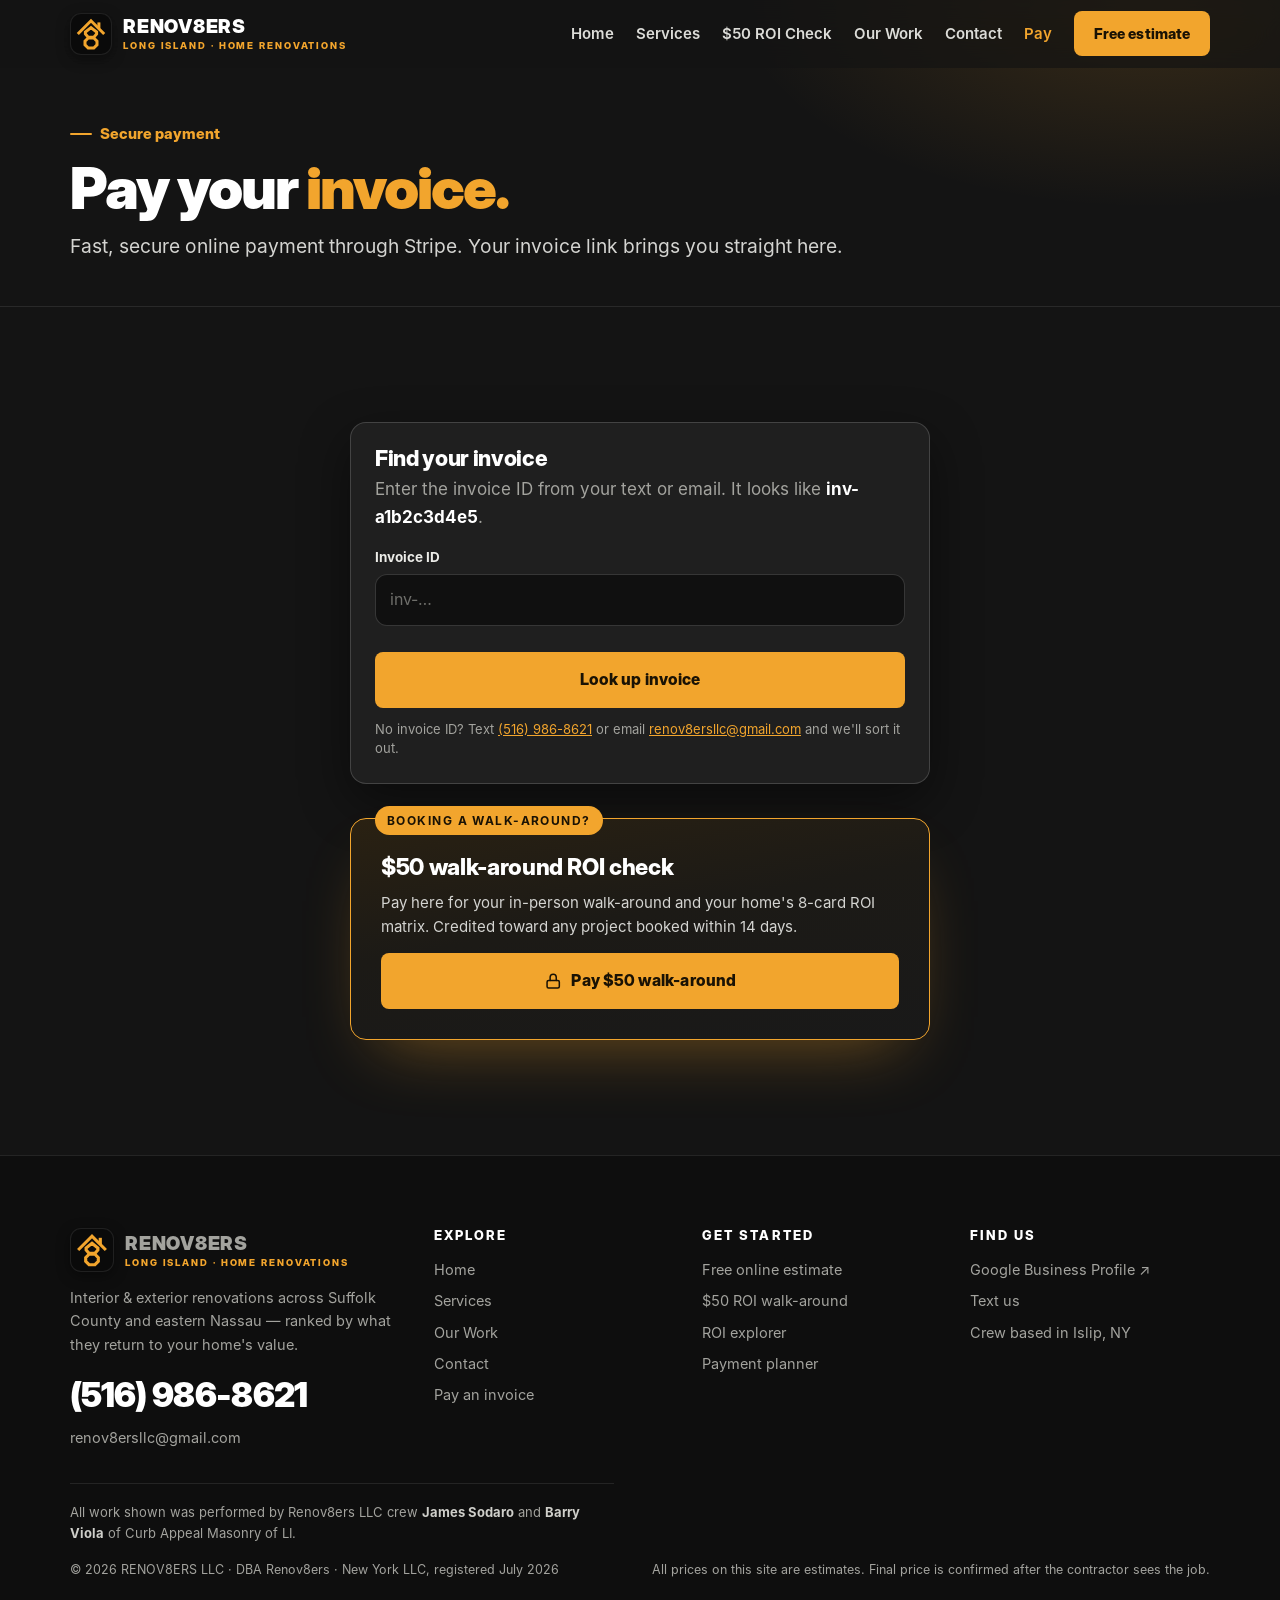
<file: pay.html>
<!DOCTYPE html>
<html lang="en" class="no-js">
<head>
<meta charset="UTF-8">
<meta name="viewport" content="width=device-width, initial-scale=1, viewport-fit=cover">
<title>Pay Your Invoice | Renov8ers — Secure Stripe Payment</title>
<meta name="description" content="Pay your Renov8ers invoice online through secure Stripe checkout, or book the $50 walk-around ROI check.">
<meta name="theme-color" content="#141414">
<link rel="canonical" href="https://renov8ers.github.io/pay.html">
<meta property="og:type" content="website">
<meta property="og:site_name" content="Renov8ers">
<meta property="og:title" content="Pay Your Invoice | Renov8ers — Secure Stripe Payment">
<meta property="og:description" content="Pay your Renov8ers invoice online through secure Stripe checkout, or book the $50 walk-around ROI check.">
<meta property="og:url" content="https://renov8ers.github.io/pay.html">
<meta property="og:image" content="https://renov8ers.github.io/assets/og-card.jpg">
<meta property="og:image:width" content="1200">
<meta property="og:image:height" content="630">
<meta property="og:image:alt" content="Renov8ers — Long Island home renovations — (516) 986-8621">
<meta name="twitter:card" content="summary_large_image">
<meta name="twitter:image" content="https://renov8ers.github.io/assets/og-banner.png">
<link rel="preload" href="assets/fonts/inter-display-900.woff" as="font" type="font/woff" crossorigin>
<link rel="stylesheet" href="style.css?v=7">
<link rel="icon" type="image/png" sizes="32x32" href="assets/icon-32.png">
<link rel="icon" type="image/png" sizes="180x180" href="assets/favicon.png">
<link rel="apple-touch-icon" href="assets/icon-180.png">
<script>document.documentElement.classList.remove('no-js')</script>
<script type="application/ld+json">{"@context": "https://schema.org", "@type": "HomeAndConstructionBusiness", "@id": "https://renov8ers.github.io/#business", "name": "Renov8ers", "legalName": "RENOV8ERS LLC", "url": "https://renov8ers.github.io/", "telephone": "+1-516-986-8621", "email": "renov8ersllc@gmail.com", "logo": "https://renov8ers.github.io/assets/icon-192.png", "image": ["https://renov8ers.github.io/assets/og-card.jpg", "https://renov8ers.github.io/assets/siding-after.jpg"], "foundingDate": "2026-07", "sameAs": ["https://share.google/YXri1rEaSDHugI1bB"], "slogan": "We show you what every dollar of work returns to your home's value — before you spend it.", "areaServed": [{"@type": "AdministrativeArea", "name": "Suffolk County, NY"}, {"@type": "AdministrativeArea", "name": "Eastern Nassau County, NY"}], "knowsAbout": ["Masonry", "Tile", "Kitchen remodeling", "Bathroom remodeling", "Siding", "Pavers", "Outdoor kitchens"], "makesOffer": [{"@type": "Offer", "name": "Free online renovation estimate with ROI breakdown", "price": "0", "priceCurrency": "USD", "url": "https://renov8ers.github.io/contact.html"}, {"@type": "Offer", "name": "$50 walk-around ROI check (top-8 upgrade ROI matrix)", "price": "50", "priceCurrency": "USD", "url": "https://buy.stripe.com/9B6eVeadI24T0Ur9dG7ok02"}]}</script>
</head>
<body>
<a class="skip" href="#main">Skip to content</a>
<svg width="0" height="0" style="position:absolute" aria-hidden="true"><symbol id="i-phone" viewBox="0 0 24 24"><path d="M22 16.9v3a2 2 0 0 1-2.2 2 19.8 19.8 0 0 1-8.6-3.1 19.5 19.5 0 0 1-6-6A19.8 19.8 0 0 1 2.1 4.2 2 2 0 0 1 4.1 2h3a2 2 0 0 1 2 1.7c.1.9.4 1.8.7 2.7a2 2 0 0 1-.5 2.1L8 9.8a16 16 0 0 0 6 6l1.3-1.3a2 2 0 0 1 2.1-.5c.9.3 1.8.6 2.7.7a2 2 0 0 1 1.7 2z"/></symbol><symbol id="i-msg" viewBox="0 0 24 24"><path d="M21 15a2 2 0 0 1-2 2H7l-4 4V5a2 2 0 0 1 2-2h14a2 2 0 0 1 2 2z"/></symbol><symbol id="i-arrow" viewBox="0 0 24 24"><path d="M5 12h14M13 6l6 6-6 6"/></symbol><symbol id="i-check" viewBox="0 0 24 24"><path d="M20 6 9 17l-5-5"/></symbol><symbol id="i-bolt" viewBox="0 0 24 24"><path d="M13 2 3 14h9l-1 8 10-12h-9z"/></symbol><symbol id="i-lock" viewBox="0 0 24 24"><rect x="4" y="11" width="16" height="10" rx="2"/><path d="M8 11V7a4 4 0 0 1 8 0v4"/></symbol><symbol id="i-pin" viewBox="0 0 24 24"><path d="M12 22s7-6.2 7-12a7 7 0 0 0-14 0c0 5.8 7 12 7 12z"/><circle cx="12" cy="10" r="2.5"/></symbol><symbol id="i-chart" viewBox="0 0 24 24"><path d="M3 3v18h18"/><path d="m7 15 4-4 3 3 6-6"/><path d="M15 8h5v5"/></symbol><symbol id="i-home" viewBox="0 0 24 24"><path d="m3 11 9-8 9 8"/><path d="M5 10v10h14V10"/><path d="M10 20v-6h4v6"/></symbol><symbol id="i-dollar" viewBox="0 0 24 24"><path d="M12 2v20"/><path d="M17 6H9.5a3.5 3.5 0 0 0 0 7h5a3.5 3.5 0 0 1 0 7H6"/></symbol><symbol id="i-camera" viewBox="0 0 24 24"><path d="M3 8a2 2 0 0 1 2-2h2l2-3h6l2 3h2a2 2 0 0 1 2 2v10a2 2 0 0 1-2 2H5a2 2 0 0 1-2-2z"/><circle cx="12" cy="13" r="3.5"/></symbol><symbol id="i-shield" viewBox="0 0 24 24"><path d="M12 2 4 5v6c0 5 3.4 9.3 8 11 4.6-1.7 8-6 8-11V5z"/><path d="m9 12 2 2 4-4"/></symbol><symbol id="i-clock" viewBox="0 0 24 24"><circle cx="12" cy="12" r="9"/><path d="M12 7v5l3 2"/></symbol><symbol id="i-users" viewBox="0 0 24 24"><circle cx="9" cy="8" r="3.5"/><path d="M2 21a7 7 0 0 1 14 0"/><path d="M16 4.5a3.5 3.5 0 0 1 0 7M22 21a7 7 0 0 0-4-6.3"/></symbol><symbol id="i-grid" viewBox="0 0 24 24"><rect x="3" y="3" width="7" height="7" rx="1.5"/><rect x="14" y="3" width="7" height="7" rx="1.5"/><rect x="3" y="14" width="7" height="7" rx="1.5"/><rect x="14" y="14" width="7" height="7" rx="1.5"/></symbol><symbol id="i-swap" viewBox="0 0 24 24"><path d="m8 7-5 5 5 5M16 7l5 5-5 5"/></symbol><symbol id="i-mail" viewBox="0 0 24 24"><rect x="3" y="5" width="18" height="14" rx="2"/><path d="m3 7 9 6 9-6"/></symbol><symbol id="i-star" viewBox="0 0 24 24"><path d="m12 3 2.7 5.6 6.1.9-4.4 4.3 1 6.1L12 17l-5.4 2.9 1-6.1L3.2 9.5l6.1-.9z"/></symbol><symbol id="i-brick" viewBox="0 0 24 24"><rect x="3" y="4" width="18" height="16" rx="1.5"/><path d="M3 9.3h18M3 14.6h18M9 4v5.3M15 9.3v5.3M9 14.6V20"/></symbol><symbol id="i-cal" viewBox="0 0 24 24"><rect x="3" y="5" width="18" height="16" rx="2"/><path d="M3 10h18M8 3v4M16 3v4"/></symbol><symbol id="i-google" viewBox="0 0 24 24"><path d="M20.5 12.2c0-.6-.1-1.2-.2-1.7H12v3.3h4.8a4.1 4.1 0 0 1-1.8 2.7v2.2h2.9c1.7-1.6 2.6-3.9 2.6-6.5z"/><path d="M12 21c2.4 0 4.5-.8 5.9-2.2l-2.9-2.2c-.8.5-1.8.9-3 .9a5.2 5.2 0 0 1-4.9-3.6H4.1v2.3A9 9 0 0 0 12 21z"/><path d="M7.1 13.9a5.4 5.4 0 0 1 0-3.5V8H4.1a9 9 0 0 0 0 8.1z"/><path d="M12 6.6c1.3 0 2.5.5 3.4 1.3l2.6-2.6A9 9 0 0 0 4.1 8l3 2.3A5.2 5.2 0 0 1 12 6.6z"/></symbol></svg>
<header class="hdr" id="hdr">
  <div class="wrap hdr-in">
    <a class="brand" href="index.html" aria-label="Renov8ers home">
      <span class="mark"><svg viewBox="0 0 100 100" aria-hidden="true"><g fill="none" stroke="#F2A52D" stroke-width="7.5" stroke-linejoin="miter"><path d="M17 50 L50 17 L83 50"/><path d="M50 34 L64 45 L64 50 L57 58 L43 58 L36 50 L36 45 Z"/><path d="M43 60 L57 60 L65 68 L65 77 L57 85 L43 85 L35 77 L35 68 Z"/></g><rect x="66" y="21" width="7.5" height="15" fill="#F2A52D"/></svg></span>
      <span class="wordmark">RENOV8ERS<small>LONG ISLAND · HOME RENOVATIONS</small></span>
    </a>
    <nav class="nav" id="nav" aria-label="Main">
      <a class="nl" href="index.html">Home</a><a class="nl" href="services.html">Services</a><a class="nl" href="roi-check.html">$50 ROI Check</a><a class="nl" href="work.html">Our Work</a><a class="nl" href="contact.html">Contact</a><a class="nl" href="pay.html" aria-current="page">Pay</a>
      <div class="nav-cta">
        <a class="nav-phone" href="tel:+15169868621"><svg class="ic" aria-hidden="true"><use href="#i-phone"/></svg> (516) 986-8621</a>
        <a class="btn btn-amber btn-sm" href="contact.html#estimate">Free estimate</a>
      </div>
    </nav>
    <button class="burger" id="burger" aria-label="Menu" aria-controls="nav" aria-expanded="false"><span></span><span></span><span></span></button>
  </div>
</header>

<main id="main">
<div class="page-hero">
  <div class="wrap">
    <span class="eyebrow">Secure payment</span>
    <h1>Pay your <span class="amber">invoice.</span></h1>
    <p class="lede">Fast, secure online payment through Stripe. Your invoice link brings you straight here.</p>
  </div>
</div>
<section>
  <div class="wrap pay-box">
    <div class="qform rv" id="pay-box">
      <div id="pay-loading"><h3>Loading your invoice…</h3><p class="muted">One moment.</p></div>
      <div id="pay-invoice" hidden>
        <span class="eyebrow">Invoice <span id="inv-id"></span></span>
        <h3 style="font-size:26px;margin:4px 0" id="inv-title"></h3>
        <p class="muted" id="inv-desc"></p>
        <div class="pay-amount"><span>Amount due</span><b id="inv-amount"></b></div>
        <a class="btn btn-amber btn-block" id="inv-paybtn" href="#" style="margin-top:18px;min-height:56px;font-size:18px"><svg class="ic" aria-hidden="true"><use href="#i-lock"/></svg> Pay securely with Stripe</a>
        <p class="secure"><svg class="ic" aria-hidden="true"><use href="#i-shield"/></svg> Stripe checkout · Renov8ers never sees or stores your card number</p>
      </div>
      <form id="pay-manual" hidden novalidate>
        <h3 style="font-size:22px;margin-bottom:6px">Find your invoice</h3>
        <p class="muted" style="margin-bottom:16px">Enter the invoice ID from your text or email. It looks like <b style="color:#fff">inv-a1b2c3d4e5</b>.</p>
        <div class="field"><label for="inv-input">Invoice ID</label><input id="inv-input" type="text" placeholder="inv-…" autocomplete="off" autocapitalize="off" spellcheck="false"></div>
        <div class="qerr" id="pay-err" role="alert"></div>
        <button class="btn btn-amber btn-block" type="submit" style="margin-top:12px">Look up invoice</button>
        <p class="fine" style="margin-top:12px">No invoice ID? Text <a href="sms:+15169868621" style="color:var(--amber)">(516) 986-8621</a> or email <a href="mailto:renov8ersllc@gmail.com" style="color:var(--amber)">renov8ersllc@gmail.com</a> and we'll sort it out.</p>
      </form>
    </div>
    <div class="offer flag rv" style="margin-top:34px">
      <span class="badge">Booking a walk-around?</span>
      <h3 style="margin-top:6px">$50 walk-around ROI check</h3>
      <p style="font-size:15px;margin:6px 0 14px">Pay here for your in-person walk-around and your home's 8-card ROI matrix. Credited toward any project booked within 14 days.</p>
      <a class="btn btn-amber btn-block" href="https://buy.stripe.com/9B6eVeadI24T0Ur9dG7ok02" data-track="stripe-walkaround"><svg class="ic" aria-hidden="true"><use href="#i-lock"/></svg> Pay $50 walk-around</a>
    </div>
  </div>
</section>
</main>
<footer class="ftr">
  <div class="wrap">
    <div class="ftr-grid">
      <div>
        <a class="brand" href="index.html" aria-label="Renov8ers home"><span class="mark"><svg viewBox="0 0 100 100" aria-hidden="true"><g fill="none" stroke="#F2A52D" stroke-width="7.5" stroke-linejoin="miter"><path d="M17 50 L50 17 L83 50"/><path d="M50 34 L64 45 L64 50 L57 58 L43 58 L36 50 L36 45 Z"/><path d="M43 60 L57 60 L65 68 L65 77 L57 85 L43 85 L35 77 L35 68 Z"/></g><rect x="66" y="21" width="7.5" height="15" fill="#F2A52D"/></svg></span><span class="wordmark">RENOV8ERS<small>LONG ISLAND · HOME RENOVATIONS</small></span></a>
        <p style="margin-top:14px">Interior &amp; exterior renovations across Suffolk County and eastern Nassau — ranked by what they return to your home's value.</p>
        <a class="big-phone" href="tel:+15169868621">(516) 986-8621</a>
        <a href="mailto:renov8ersllc@gmail.com">renov8ersllc@gmail.com</a>
      </div>
      <div>
        <h4>Explore</h4>
        <a href="index.html">Home</a><a href="services.html">Services</a><a href="work.html">Our Work</a><a href="contact.html">Contact</a><a href="pay.html">Pay an invoice</a>
      </div>
      <div>
        <h4>Get started</h4>
        <a href="contact.html#estimate">Free online estimate</a><a href="roi-check.html">$50 ROI walk-around</a><a href="index.html#roi-explorer">ROI explorer</a><a href="services.html#payments">Payment planner</a>
      </div>
      <div>
        <h4>Find us</h4>
        <a href="https://share.google/YXri1rEaSDHugI1bB" target="_blank" rel="noopener">Google Business Profile ↗</a>
        <a href="sms:+15169868621?&body=Hi%20Renov8ers!%20I%27d%20like%20a%20free%20estimate%20for%20my%20home.">Text us</a>
        <span style="display:block;padding:4px 0">Crew based in Islip, NY</span>
      </div>
    </div>
    <p class="credit">All work shown was performed by Renov8ers LLC crew <b>James Sodaro</b> and <b>Barry Viola</b> of Curb Appeal Masonry of LI.</p>
    <div class="ftr-bottom">
      <span>© 2026 RENOV8ERS LLC · DBA Renov8ers · New York LLC, registered July 2026</span>
      <span>All prices on this site are estimates. Final price is confirmed after the contractor sees the job.</span>
    </div>
  </div>
</footer>
<nav class="actbar" id="actbar" aria-label="Quick actions">
  <a href="tel:+15169868621"><svg class="ic" aria-hidden="true"><use href="#i-phone"/></svg> Call</a>
  <a href="sms:+15169868621?&body=Hi%20Renov8ers!%20I%27d%20like%20a%20free%20estimate%20for%20my%20home."><svg class="ic" aria-hidden="true"><use href="#i-msg"/></svg> Text</a>
  <a class="go" href="contact.html#estimate"><svg class="ic" aria-hidden="true"><use href="#i-bolt"/></svg> Free estimate</a>
</nav>
<script src="engine-config.js?v=3"></script>
<script>
(function(){
  var params = new URLSearchParams(location.search);
  var invId = (params.get('inv') || '').trim();
  function $(id){ return document.getElementById(id); }
  function show(id){
    ['pay-loading','pay-invoice','pay-manual'].forEach(function(x){ $(x).hidden = (x !== id); });
  }
  function err(msg){ var e = $('pay-err'); e.textContent = msg; e.classList.add('show'); }
  function safeUrl(u){
    try { var x = new URL(u); return x.protocol === 'https:' ? x.href : ''; } catch(e){ return ''; }
  }
  function render(inv){
    var url = inv && safeUrl(inv.payment_url || '');
    if (!url) { show('pay-manual'); err('That invoice has no payment link yet. Text us and we’ll send it.'); return; }
    $('inv-id').textContent = inv.id || '';
    $('inv-title').textContent = inv.job_title || 'Home renovation';
    $('inv-desc').textContent = inv.description || '';
    var cents = Number(inv.amount_cents) || 0;
    $('inv-amount').textContent = '$' + (cents/100).toLocaleString('en-US', {minimumFractionDigits: 2, maximumFractionDigits: 2});
    $('inv-paybtn').href = url;
    show('pay-invoice');
  }
  function lookup(id){
    var urls = (window.R8_ENGINE_URLS || []).filter(Boolean);
    (function tryNext(i){
      if (i >= urls.length) { show('pay-manual'); err('We couldn’t reach our billing system. Use the payment link in your text or email, or text (516) 986-8621.'); return; }
      var ctrl = new AbortController();
      var to = setTimeout(function(){ ctrl.abort(); }, 8000);
      fetch(urls[i].replace(/\/$/,'') + '/api/renov8ers', {
        method: 'POST', headers: {'Content-Type': 'text/plain'},
        body: JSON.stringify({action: 'job-invoice-get', invoice_id: id}), signal: ctrl.signal
      }).then(function(r){ clearTimeout(to); return r.json(); })
        .then(function(j){ if (j && j.invoice) render(j.invoice); else { show('pay-manual'); err('Invoice not found. Check the ID and try again.'); } })
        .catch(function(){ clearTimeout(to); tryNext(i + 1); });
    })(0);
  }
  $('pay-manual').addEventListener('submit', function(e){
    e.preventDefault();
    var v = $('inv-input').value.trim();
    if (!v) { err('Enter your invoice ID first.'); $('inv-input').classList.add('invalid'); return; }
    $('inv-input').classList.remove('invalid');
    $('pay-err').classList.remove('show');
    show('pay-loading');
    lookup(v);
  });
  if (invId) { $('inv-input').value = invId; lookup(invId); } else show('pay-manual');
})();
</script>
<script src="script.js?v=5" defer></script>
</body>
</html>
</file>
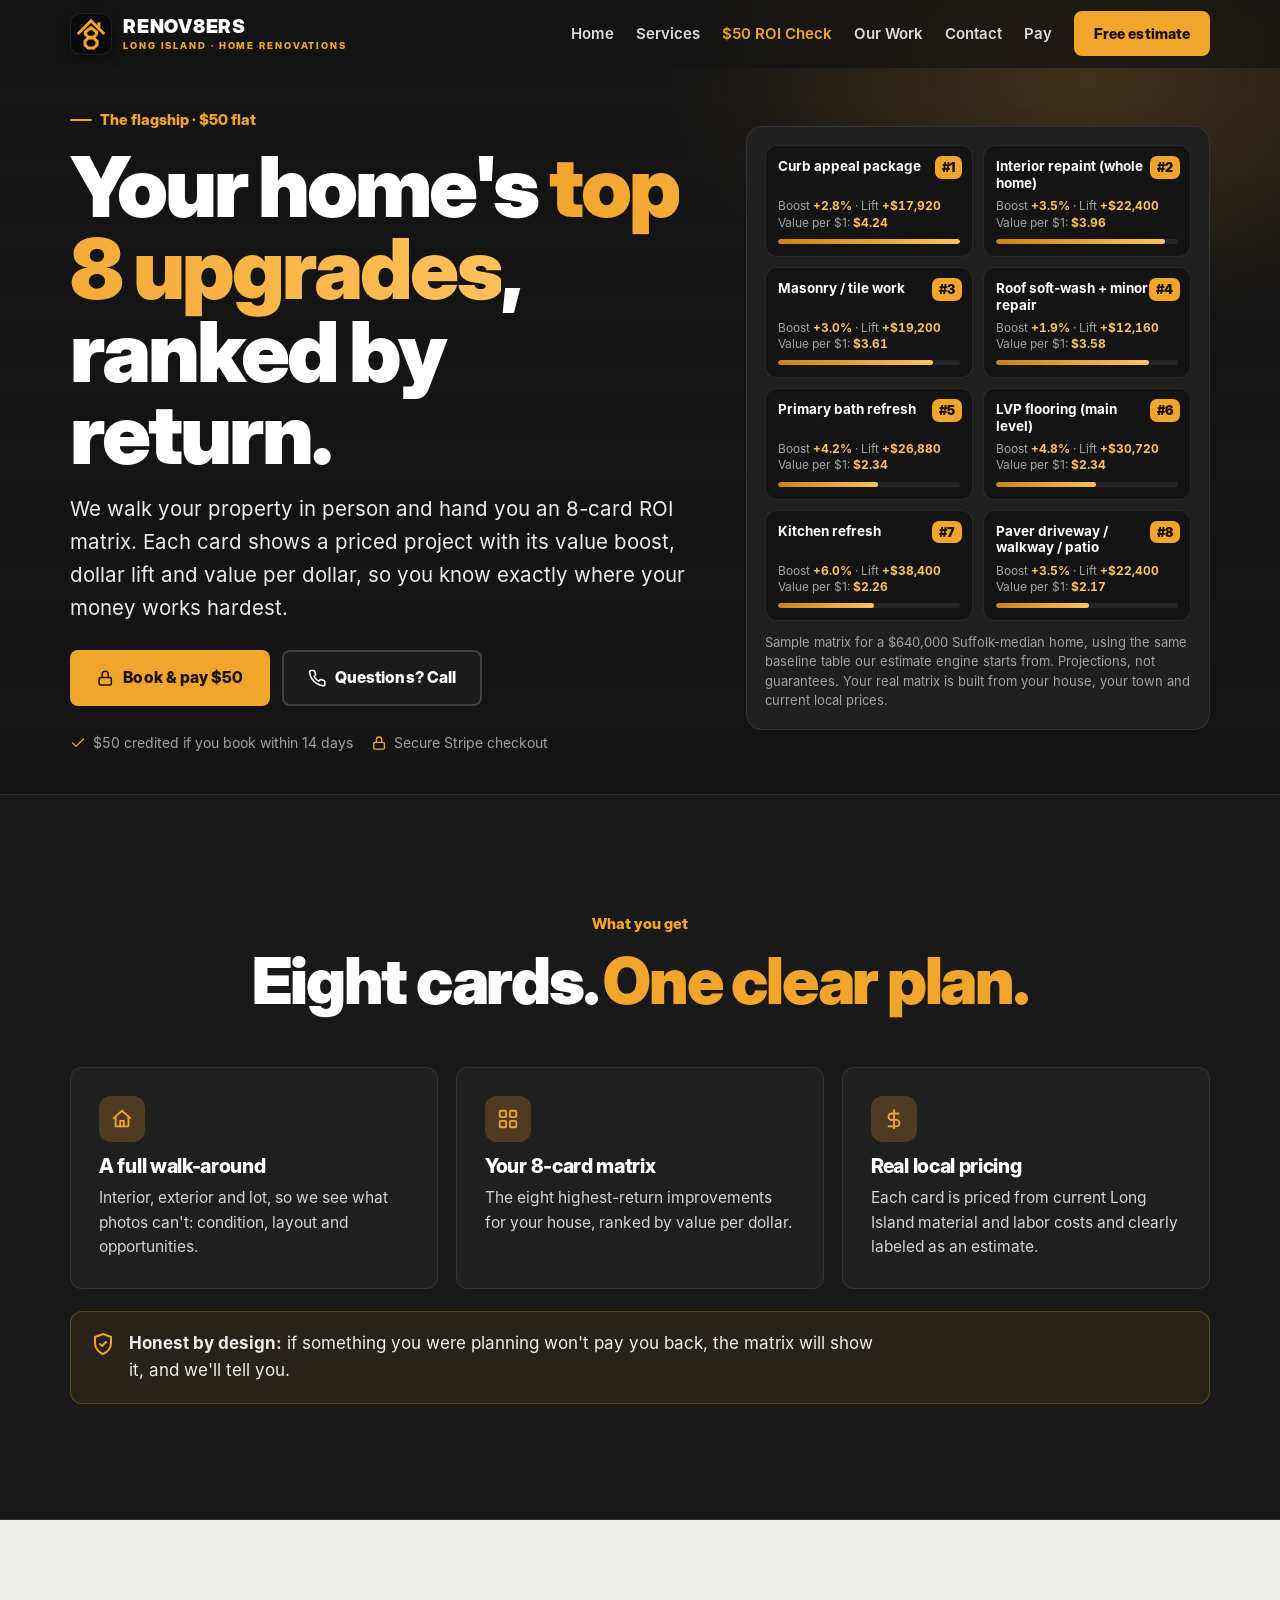
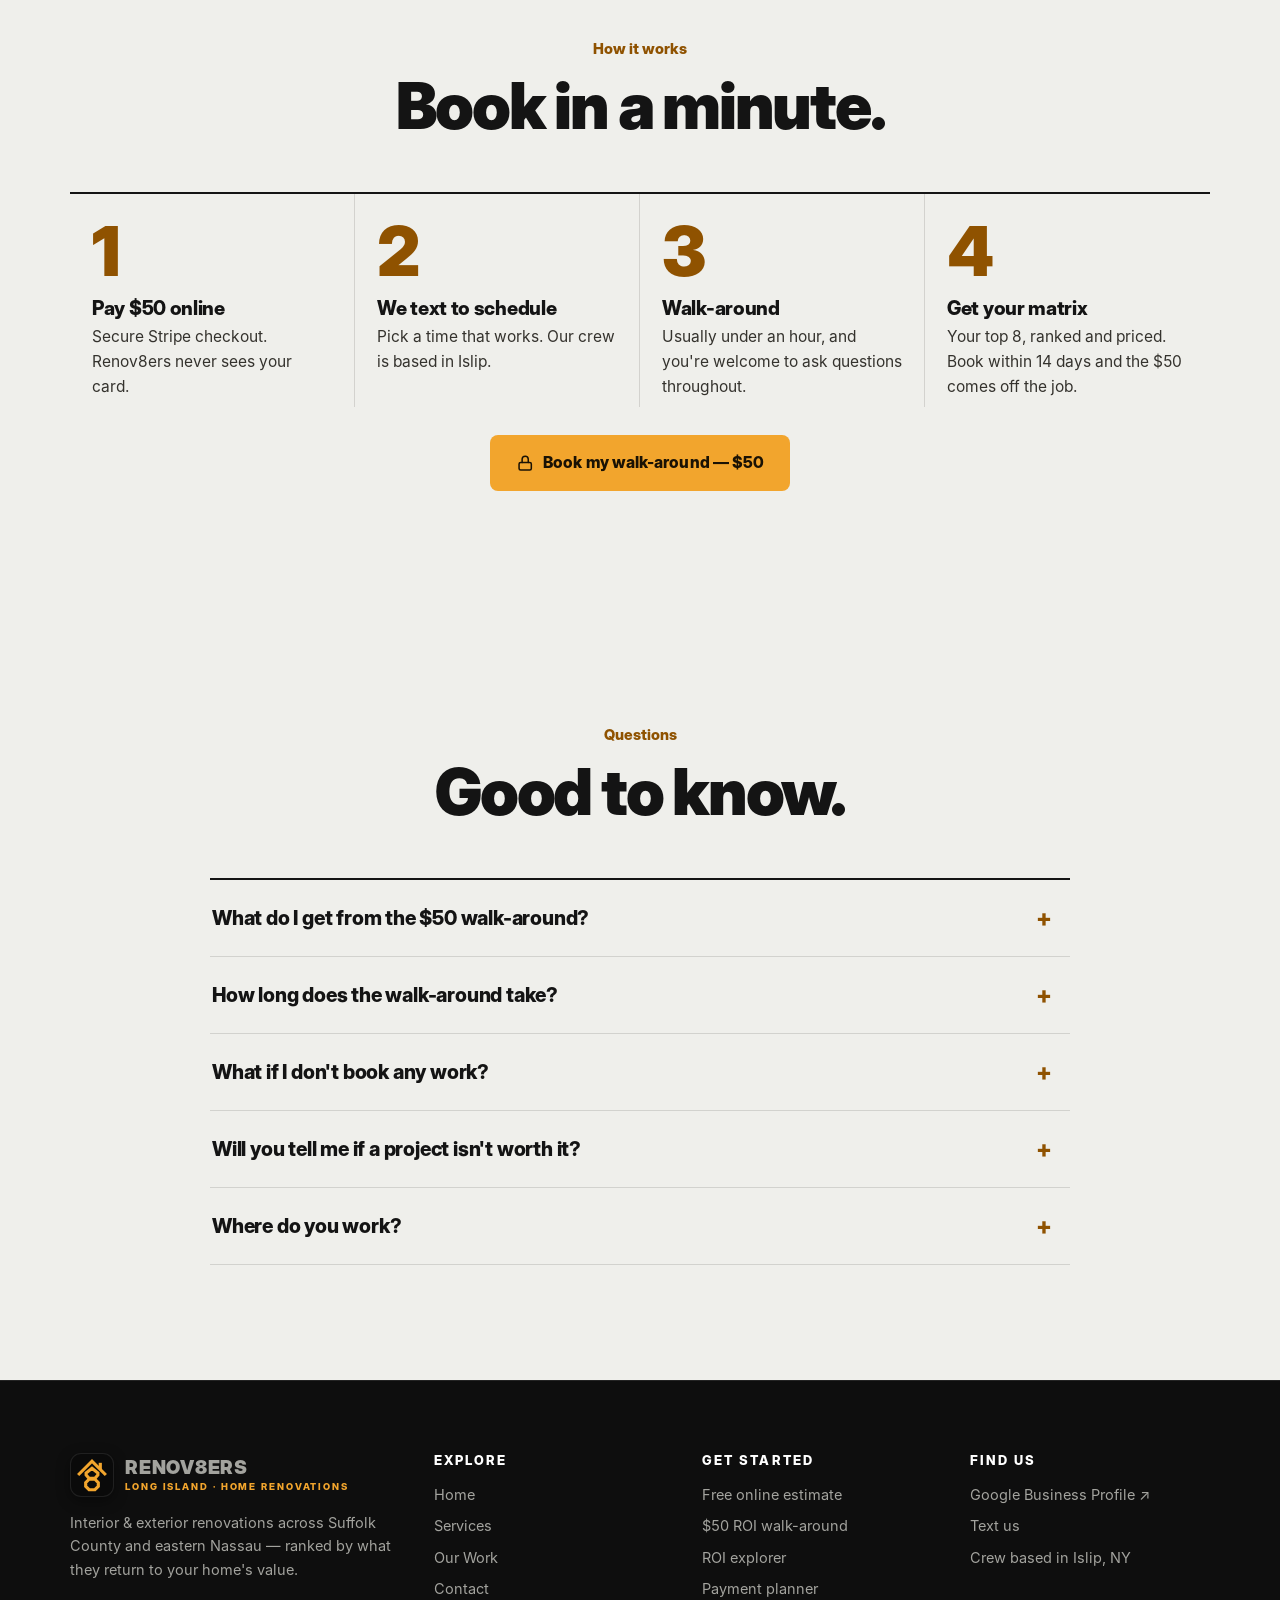
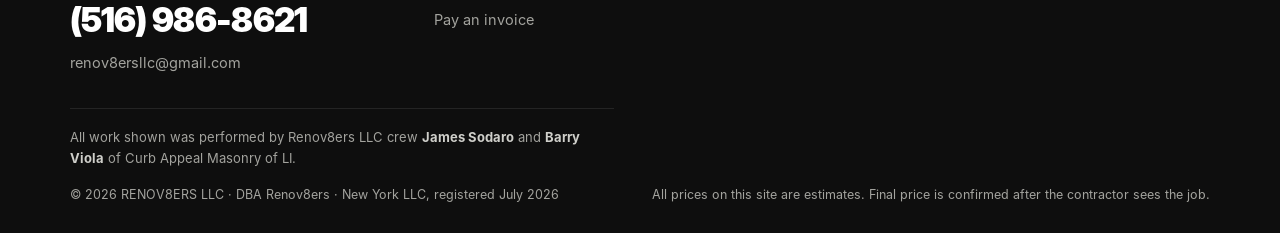
<file: roi-check.html>
<!DOCTYPE html>
<html lang="en" class="no-js">
<head>
<meta charset="UTF-8">
<meta name="viewport" content="width=device-width, initial-scale=1, viewport-fit=cover">
<title>$50 Walk-Around ROI Check | Renov8ers — Your Home&#x27;s Top 8 Upgrades, Ranked</title>
<meta name="description" content="For $50, Renov8ers walks your Long Island home and hands you an 8-card ROI matrix: the 8 upgrades with the highest return, ranked and priced. $50 credited if you book within 14 days.">
<meta name="theme-color" content="#141414">
<link rel="canonical" href="https://renov8ers.github.io/roi-check.html">
<meta property="og:type" content="website">
<meta property="og:site_name" content="Renov8ers">
<meta property="og:title" content="$50 Walk-Around ROI Check | Renov8ers — Your Home&#x27;s Top 8 Upgrades, Ranked">
<meta property="og:description" content="For $50, Renov8ers walks your Long Island home and hands you an 8-card ROI matrix: the 8 upgrades with the highest return, ranked and priced. $50 credited if you book within 14 days.">
<meta property="og:url" content="https://renov8ers.github.io/roi-check.html">
<meta property="og:image" content="https://renov8ers.github.io/assets/og-card.jpg">
<meta property="og:image:width" content="1200">
<meta property="og:image:height" content="630">
<meta property="og:image:alt" content="Renov8ers — Long Island home renovations — (516) 986-8621">
<meta name="twitter:card" content="summary_large_image">
<meta name="twitter:image" content="https://renov8ers.github.io/assets/og-banner.png">
<link rel="preload" href="assets/fonts/inter-display-900.woff" as="font" type="font/woff" crossorigin>
<link rel="stylesheet" href="style.css?v=7">
<link rel="icon" type="image/png" sizes="32x32" href="assets/icon-32.png">
<link rel="icon" type="image/png" sizes="180x180" href="assets/favicon.png">
<link rel="apple-touch-icon" href="assets/icon-180.png">
<script>document.documentElement.classList.remove('no-js')</script>
<script type="application/ld+json">{"@context": "https://schema.org", "@type": "HomeAndConstructionBusiness", "@id": "https://renov8ers.github.io/#business", "name": "Renov8ers", "legalName": "RENOV8ERS LLC", "url": "https://renov8ers.github.io/", "telephone": "+1-516-986-8621", "email": "renov8ersllc@gmail.com", "logo": "https://renov8ers.github.io/assets/icon-192.png", "image": ["https://renov8ers.github.io/assets/og-card.jpg", "https://renov8ers.github.io/assets/siding-after.jpg"], "foundingDate": "2026-07", "sameAs": ["https://share.google/YXri1rEaSDHugI1bB"], "slogan": "We show you what every dollar of work returns to your home's value — before you spend it.", "areaServed": [{"@type": "AdministrativeArea", "name": "Suffolk County, NY"}, {"@type": "AdministrativeArea", "name": "Eastern Nassau County, NY"}], "knowsAbout": ["Masonry", "Tile", "Kitchen remodeling", "Bathroom remodeling", "Siding", "Pavers", "Outdoor kitchens"], "makesOffer": [{"@type": "Offer", "name": "Free online renovation estimate with ROI breakdown", "price": "0", "priceCurrency": "USD", "url": "https://renov8ers.github.io/contact.html"}, {"@type": "Offer", "name": "$50 walk-around ROI check (top-8 upgrade ROI matrix)", "price": "50", "priceCurrency": "USD", "url": "https://buy.stripe.com/9B6eVeadI24T0Ur9dG7ok02"}]}</script><script type="application/ld+json">{"@context": "https://schema.org", "@type": "FAQPage", "mainEntity": [{"@type": "Question", "name": "What do I get from the $50 walk-around?", "acceptedAnswer": {"@type": "Answer", "text": "We walk your property in person and hand you an 8-card ROI matrix: the eight improvements with the highest return for your house, ranked and priced. If you book a project within 14 days, the $50 is credited toward it."}}, {"@type": "Question", "name": "How long does the walk-around take?", "acceptedAnswer": {"@type": "Answer", "text": "Most homes take under an hour. We look at the interior, the exterior and the lot, then build your matrix."}}, {"@type": "Question", "name": "What if I don't book any work?", "acceptedAnswer": {"@type": "Answer", "text": "That's fine. The matrix is yours to keep and use however you like. The $50 credit applies only if you book a project with us within 14 days."}}, {"@type": "Question", "name": "Will you tell me if a project isn't worth it?", "acceptedAnswer": {"@type": "Answer", "text": "Yes. If a job returns less than it costs, we'll say so and point you to the work that pays back more. That honesty is the whole point of Renov8ers."}}, {"@type": "Question", "name": "Where do you work?", "acceptedAnswer": {"@type": "Answer", "text": "All of Suffolk County and the eastern half of Nassau County. Our crew is based in Islip."}}]}</script>
</head>
<body>
<a class="skip" href="#main">Skip to content</a>
<svg width="0" height="0" style="position:absolute" aria-hidden="true"><symbol id="i-phone" viewBox="0 0 24 24"><path d="M22 16.9v3a2 2 0 0 1-2.2 2 19.8 19.8 0 0 1-8.6-3.1 19.5 19.5 0 0 1-6-6A19.8 19.8 0 0 1 2.1 4.2 2 2 0 0 1 4.1 2h3a2 2 0 0 1 2 1.7c.1.9.4 1.8.7 2.7a2 2 0 0 1-.5 2.1L8 9.8a16 16 0 0 0 6 6l1.3-1.3a2 2 0 0 1 2.1-.5c.9.3 1.8.6 2.7.7a2 2 0 0 1 1.7 2z"/></symbol><symbol id="i-msg" viewBox="0 0 24 24"><path d="M21 15a2 2 0 0 1-2 2H7l-4 4V5a2 2 0 0 1 2-2h14a2 2 0 0 1 2 2z"/></symbol><symbol id="i-arrow" viewBox="0 0 24 24"><path d="M5 12h14M13 6l6 6-6 6"/></symbol><symbol id="i-check" viewBox="0 0 24 24"><path d="M20 6 9 17l-5-5"/></symbol><symbol id="i-bolt" viewBox="0 0 24 24"><path d="M13 2 3 14h9l-1 8 10-12h-9z"/></symbol><symbol id="i-lock" viewBox="0 0 24 24"><rect x="4" y="11" width="16" height="10" rx="2"/><path d="M8 11V7a4 4 0 0 1 8 0v4"/></symbol><symbol id="i-pin" viewBox="0 0 24 24"><path d="M12 22s7-6.2 7-12a7 7 0 0 0-14 0c0 5.8 7 12 7 12z"/><circle cx="12" cy="10" r="2.5"/></symbol><symbol id="i-chart" viewBox="0 0 24 24"><path d="M3 3v18h18"/><path d="m7 15 4-4 3 3 6-6"/><path d="M15 8h5v5"/></symbol><symbol id="i-home" viewBox="0 0 24 24"><path d="m3 11 9-8 9 8"/><path d="M5 10v10h14V10"/><path d="M10 20v-6h4v6"/></symbol><symbol id="i-dollar" viewBox="0 0 24 24"><path d="M12 2v20"/><path d="M17 6H9.5a3.5 3.5 0 0 0 0 7h5a3.5 3.5 0 0 1 0 7H6"/></symbol><symbol id="i-camera" viewBox="0 0 24 24"><path d="M3 8a2 2 0 0 1 2-2h2l2-3h6l2 3h2a2 2 0 0 1 2 2v10a2 2 0 0 1-2 2H5a2 2 0 0 1-2-2z"/><circle cx="12" cy="13" r="3.5"/></symbol><symbol id="i-shield" viewBox="0 0 24 24"><path d="M12 2 4 5v6c0 5 3.4 9.3 8 11 4.6-1.7 8-6 8-11V5z"/><path d="m9 12 2 2 4-4"/></symbol><symbol id="i-clock" viewBox="0 0 24 24"><circle cx="12" cy="12" r="9"/><path d="M12 7v5l3 2"/></symbol><symbol id="i-users" viewBox="0 0 24 24"><circle cx="9" cy="8" r="3.5"/><path d="M2 21a7 7 0 0 1 14 0"/><path d="M16 4.5a3.5 3.5 0 0 1 0 7M22 21a7 7 0 0 0-4-6.3"/></symbol><symbol id="i-grid" viewBox="0 0 24 24"><rect x="3" y="3" width="7" height="7" rx="1.5"/><rect x="14" y="3" width="7" height="7" rx="1.5"/><rect x="3" y="14" width="7" height="7" rx="1.5"/><rect x="14" y="14" width="7" height="7" rx="1.5"/></symbol><symbol id="i-swap" viewBox="0 0 24 24"><path d="m8 7-5 5 5 5M16 7l5 5-5 5"/></symbol><symbol id="i-mail" viewBox="0 0 24 24"><rect x="3" y="5" width="18" height="14" rx="2"/><path d="m3 7 9 6 9-6"/></symbol><symbol id="i-star" viewBox="0 0 24 24"><path d="m12 3 2.7 5.6 6.1.9-4.4 4.3 1 6.1L12 17l-5.4 2.9 1-6.1L3.2 9.5l6.1-.9z"/></symbol><symbol id="i-brick" viewBox="0 0 24 24"><rect x="3" y="4" width="18" height="16" rx="1.5"/><path d="M3 9.3h18M3 14.6h18M9 4v5.3M15 9.3v5.3M9 14.6V20"/></symbol><symbol id="i-cal" viewBox="0 0 24 24"><rect x="3" y="5" width="18" height="16" rx="2"/><path d="M3 10h18M8 3v4M16 3v4"/></symbol><symbol id="i-google" viewBox="0 0 24 24"><path d="M20.5 12.2c0-.6-.1-1.2-.2-1.7H12v3.3h4.8a4.1 4.1 0 0 1-1.8 2.7v2.2h2.9c1.7-1.6 2.6-3.9 2.6-6.5z"/><path d="M12 21c2.4 0 4.5-.8 5.9-2.2l-2.9-2.2c-.8.5-1.8.9-3 .9a5.2 5.2 0 0 1-4.9-3.6H4.1v2.3A9 9 0 0 0 12 21z"/><path d="M7.1 13.9a5.4 5.4 0 0 1 0-3.5V8H4.1a9 9 0 0 0 0 8.1z"/><path d="M12 6.6c1.3 0 2.5.5 3.4 1.3l2.6-2.6A9 9 0 0 0 4.1 8l3 2.3A5.2 5.2 0 0 1 12 6.6z"/></symbol></svg>
<header class="hdr" id="hdr">
  <div class="wrap hdr-in">
    <a class="brand" href="index.html" aria-label="Renov8ers home">
      <span class="mark"><svg viewBox="0 0 100 100" aria-hidden="true"><g fill="none" stroke="#F2A52D" stroke-width="7.5" stroke-linejoin="miter"><path d="M17 50 L50 17 L83 50"/><path d="M50 34 L64 45 L64 50 L57 58 L43 58 L36 50 L36 45 Z"/><path d="M43 60 L57 60 L65 68 L65 77 L57 85 L43 85 L35 77 L35 68 Z"/></g><rect x="66" y="21" width="7.5" height="15" fill="#F2A52D"/></svg></span>
      <span class="wordmark">RENOV8ERS<small>LONG ISLAND · HOME RENOVATIONS</small></span>
    </a>
    <nav class="nav" id="nav" aria-label="Main">
      <a class="nl" href="index.html">Home</a><a class="nl" href="services.html">Services</a><a class="nl" href="roi-check.html" aria-current="page">$50 ROI Check</a><a class="nl" href="work.html">Our Work</a><a class="nl" href="contact.html">Contact</a><a class="nl" href="pay.html">Pay</a>
      <div class="nav-cta">
        <a class="nav-phone" href="tel:+15169868621"><svg class="ic" aria-hidden="true"><use href="#i-phone"/></svg> (516) 986-8621</a>
        <a class="btn btn-amber btn-sm" href="contact.html#estimate">Free estimate</a>
      </div>
    </nav>
    <button class="burger" id="burger" aria-label="Menu" aria-controls="nav" aria-expanded="false"><span></span><span></span><span></span></button>
  </div>
</header>

<main id="main">
<section class="hero" style="padding-bottom:40px">
  <div class="wrap hero-grid">
    <div>
      <span class="eyebrow">The flagship · $50 flat</span>
      <h1>Your home's <span class="hl">top 8 upgrades</span>, ranked by return.</h1>
      <p class="lede">We walk your property in person and hand you an 8-card ROI matrix. Each card shows a priced project with its value boost, dollar lift and value per dollar, so you know exactly where your money works hardest.</p>
      <div class="cta-row">
        <a class="btn btn-amber" href="https://buy.stripe.com/9B6eVeadI24T0Ur9dG7ok02" data-track="stripe-walkaround"><svg class="ic" aria-hidden="true"><use href="#i-lock"/></svg> Book &amp; pay $50</a>
        <a class="btn btn-line" href="tel:+15169868621"><svg class="ic" aria-hidden="true"><use href="#i-phone"/></svg> Questions? Call</a>
      </div>
      <div class="hero-meta">
        <span><svg class="ic" aria-hidden="true"><use href="#i-check"/></svg> $50 credited if you book within 14 days</span>
        <span><svg class="ic" aria-hidden="true"><use href="#i-lock"/></svg> Secure Stripe checkout</span>
      </div>
    </div>
    <div class="rv"><div class="matrix-wrap"><div class="matrix compact"><div class="mx"><span class="rk">#1</span><div class="t">Curb appeal package</div><div class="s">Boost <b>+2.8%</b> · Lift <b>+$17,920</b><br>Value per $1: <b>$4.24</b></div><div class="bar"><i style="width:100%"></i></div></div><div class="mx"><span class="rk">#2</span><div class="t">Interior repaint (whole home)</div><div class="s">Boost <b>+3.5%</b> · Lift <b>+$22,400</b><br>Value per $1: <b>$3.96</b></div><div class="bar"><i style="width:93%"></i></div></div><div class="mx"><span class="rk">#3</span><div class="t">Masonry / tile work</div><div class="s">Boost <b>+3.0%</b> · Lift <b>+$19,200</b><br>Value per $1: <b>$3.61</b></div><div class="bar"><i style="width:85%"></i></div></div><div class="mx"><span class="rk">#4</span><div class="t">Roof soft-wash + minor repair</div><div class="s">Boost <b>+1.9%</b> · Lift <b>+$12,160</b><br>Value per $1: <b>$3.58</b></div><div class="bar"><i style="width:84%"></i></div></div><div class="mx"><span class="rk">#5</span><div class="t">Primary bath refresh</div><div class="s">Boost <b>+4.2%</b> · Lift <b>+$26,880</b><br>Value per $1: <b>$2.34</b></div><div class="bar"><i style="width:55%"></i></div></div><div class="mx"><span class="rk">#6</span><div class="t">LVP flooring (main level)</div><div class="s">Boost <b>+4.8%</b> · Lift <b>+$30,720</b><br>Value per $1: <b>$2.34</b></div><div class="bar"><i style="width:55%"></i></div></div><div class="mx"><span class="rk">#7</span><div class="t">Kitchen refresh</div><div class="s">Boost <b>+6.0%</b> · Lift <b>+$38,400</b><br>Value per $1: <b>$2.26</b></div><div class="bar"><i style="width:53%"></i></div></div><div class="mx"><span class="rk">#8</span><div class="t">Paver driveway / walkway / patio</div><div class="s">Boost <b>+3.5%</b> · Lift <b>+$22,400</b><br>Value per $1: <b>$2.17</b></div><div class="bar"><i style="width:51%"></i></div></div></div><p class="fine">Sample matrix for a $640,000 Suffolk-median home, using the same baseline table our estimate engine starts from. Projections, not guarantees. Your real matrix is built from your house, your town and current local prices.</p></div></div>
  </div>
</section>

<section class="sec-alt">
  <div class="wrap">
    <div class="sec-head center rv"><span class="eyebrow">What you get</span><h2>Eight cards. <span class="amber">One clear plan.</span></h2></div>
    <div class="grid-3">
      <div class="card rv"><div class="ico"><svg class="ic" aria-hidden="true"><use href="#i-home"/></svg></div><h3>A full walk-around</h3><p>Interior, exterior and lot, so we see what photos can't: condition, layout and opportunities.</p></div>
      <div class="card rv"><div class="ico"><svg class="ic" aria-hidden="true"><use href="#i-grid"/></svg></div><h3>Your 8-card matrix</h3><p>The eight highest-return improvements for your house, ranked by value per dollar.</p></div>
      <div class="card rv"><div class="ico"><svg class="ic" aria-hidden="true"><use href="#i-dollar"/></svg></div><h3>Real local pricing</h3><p>Each card is priced from current Long Island material and labor costs and clearly labeled as an estimate.</p></div>
    </div>
    <div class="honest rv"><svg class="ic" aria-hidden="true"><use href="#i-shield"/></svg><p><b>Honest by design:</b> if something you were planning won't pay you back, the matrix will show it, and we'll tell you.</p></div>
  </div>
</section>

<section class="paper">
  <div class="wrap">
    <div class="sec-head center rv"><span class="eyebrow">How it works</span><h2>Book in a minute.</h2></div>
    <div class="steps">
      <div class="stp rv"><div class="n">1</div><h3>Pay $50 online</h3><p>Secure Stripe checkout. Renov8ers never sees your card.</p></div>
      <div class="stp rv"><div class="n">2</div><h3>We text to schedule</h3><p>Pick a time that works. Our crew is based in Islip.</p></div>
      <div class="stp rv"><div class="n">3</div><h3>Walk-around</h3><p>Usually under an hour, and you're welcome to ask questions throughout.</p></div>
      <div class="stp rv"><div class="n">4</div><h3>Get your matrix</h3><p>Your top 8, ranked and priced. Book within 14 days and the $50 comes off the job.</p></div>
    </div>
    <div class="center rv" style="margin-top:28px"><a class="btn btn-amber" href="https://buy.stripe.com/9B6eVeadI24T0Ur9dG7ok02" data-track="stripe-walkaround"><svg class="ic" aria-hidden="true"><use href="#i-lock"/></svg> Book my walk-around — $50</a></div>
  </div>
</section>

<section class="sec-alt paper">
  <div class="wrap">
    <div class="sec-head center rv"><span class="eyebrow">Questions</span><h2>Good to know.</h2></div>
    <div class="faq"><details class="rv"><summary>What do I get from the $50 walk-around?</summary><p>We walk your property in person and hand you an <b>8-card ROI matrix</b>: the eight improvements with the highest return for <i>your</i> house, ranked and priced. If you book a project within 14 days, the $50 is credited toward it.</p></details><details class="rv"><summary>How long does the walk-around take?</summary><p>Most homes take under an hour. We look at the interior, the exterior and the lot, then build your matrix.</p></details><details class="rv"><summary>What if I don&#x27;t book any work?</summary><p>That's fine. The matrix is yours to keep and use however you like. The $50 credit applies only if you book a project with us within 14 days.</p></details><details class="rv"><summary>Will you tell me if a project isn&#x27;t worth it?</summary><p>Yes. If a job returns less than it costs, we'll say so and point you to the work that pays back more. That honesty is the whole point of Renov8ers.</p></details><details class="rv"><summary>Where do you work?</summary><p>All of Suffolk County and the eastern half of Nassau County. Our crew is based in Islip.</p></details></div>
  </div>
</section>
</main>
<footer class="ftr">
  <div class="wrap">
    <div class="ftr-grid">
      <div>
        <a class="brand" href="index.html" aria-label="Renov8ers home"><span class="mark"><svg viewBox="0 0 100 100" aria-hidden="true"><g fill="none" stroke="#F2A52D" stroke-width="7.5" stroke-linejoin="miter"><path d="M17 50 L50 17 L83 50"/><path d="M50 34 L64 45 L64 50 L57 58 L43 58 L36 50 L36 45 Z"/><path d="M43 60 L57 60 L65 68 L65 77 L57 85 L43 85 L35 77 L35 68 Z"/></g><rect x="66" y="21" width="7.5" height="15" fill="#F2A52D"/></svg></span><span class="wordmark">RENOV8ERS<small>LONG ISLAND · HOME RENOVATIONS</small></span></a>
        <p style="margin-top:14px">Interior &amp; exterior renovations across Suffolk County and eastern Nassau — ranked by what they return to your home's value.</p>
        <a class="big-phone" href="tel:+15169868621">(516) 986-8621</a>
        <a href="mailto:renov8ersllc@gmail.com">renov8ersllc@gmail.com</a>
      </div>
      <div>
        <h4>Explore</h4>
        <a href="index.html">Home</a><a href="services.html">Services</a><a href="work.html">Our Work</a><a href="contact.html">Contact</a><a href="pay.html">Pay an invoice</a>
      </div>
      <div>
        <h4>Get started</h4>
        <a href="contact.html#estimate">Free online estimate</a><a href="roi-check.html">$50 ROI walk-around</a><a href="index.html#roi-explorer">ROI explorer</a><a href="services.html#payments">Payment planner</a>
      </div>
      <div>
        <h4>Find us</h4>
        <a href="https://share.google/YXri1rEaSDHugI1bB" target="_blank" rel="noopener">Google Business Profile ↗</a>
        <a href="sms:+15169868621?&body=Hi%20Renov8ers!%20I%27d%20like%20a%20free%20estimate%20for%20my%20home.">Text us</a>
        <span style="display:block;padding:4px 0">Crew based in Islip, NY</span>
      </div>
    </div>
    <p class="credit">All work shown was performed by Renov8ers LLC crew <b>James Sodaro</b> and <b>Barry Viola</b> of Curb Appeal Masonry of LI.</p>
    <div class="ftr-bottom">
      <span>© 2026 RENOV8ERS LLC · DBA Renov8ers · New York LLC, registered July 2026</span>
      <span>All prices on this site are estimates. Final price is confirmed after the contractor sees the job.</span>
    </div>
  </div>
</footer>
<nav class="actbar" id="actbar" aria-label="Quick actions">
  <a href="tel:+15169868621"><svg class="ic" aria-hidden="true"><use href="#i-phone"/></svg> Call</a>
  <a href="sms:+15169868621?&body=Hi%20Renov8ers!%20I%27d%20like%20a%20free%20estimate%20for%20my%20home."><svg class="ic" aria-hidden="true"><use href="#i-msg"/></svg> Text</a>
  <a class="go" href="contact.html#estimate"><svg class="ic" aria-hidden="true"><use href="#i-bolt"/></svg> Free estimate</a>
</nav>
<script src="script.js?v=5" defer></script>
</body>
</html>
</file>
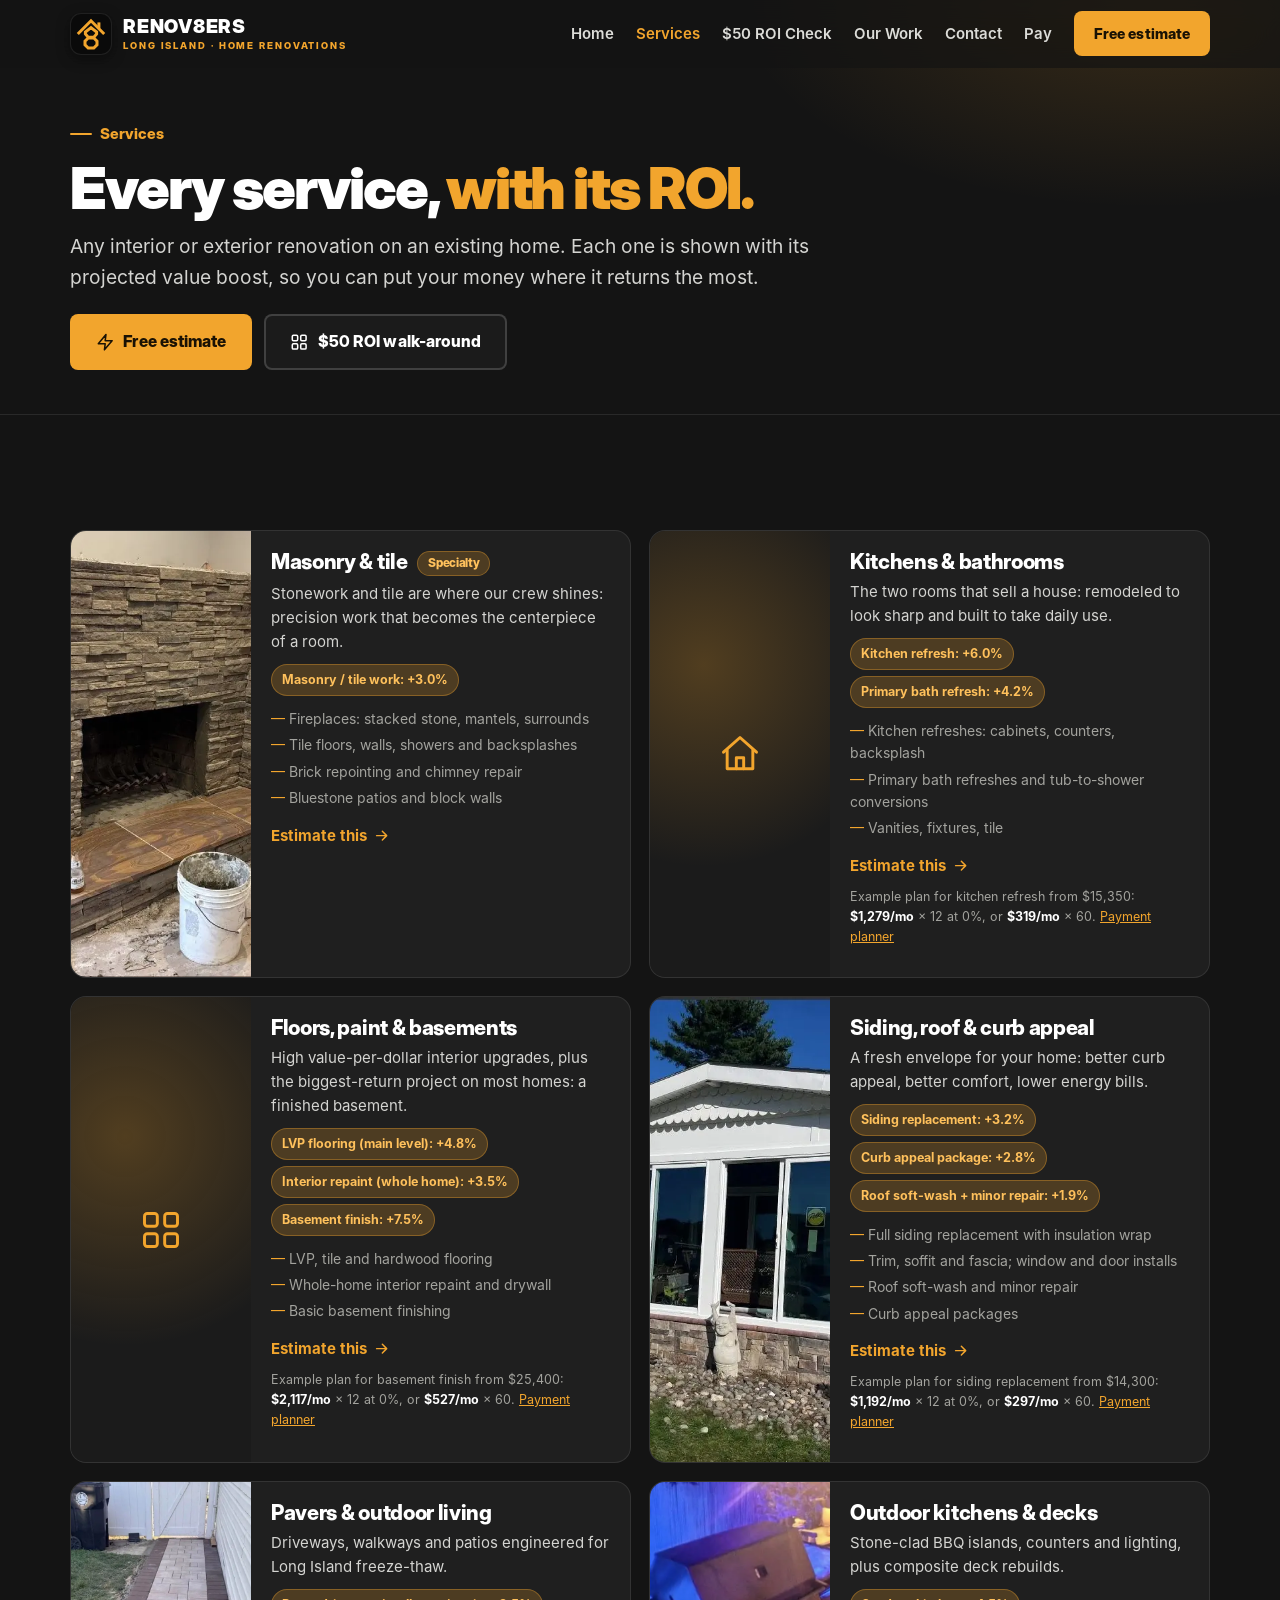
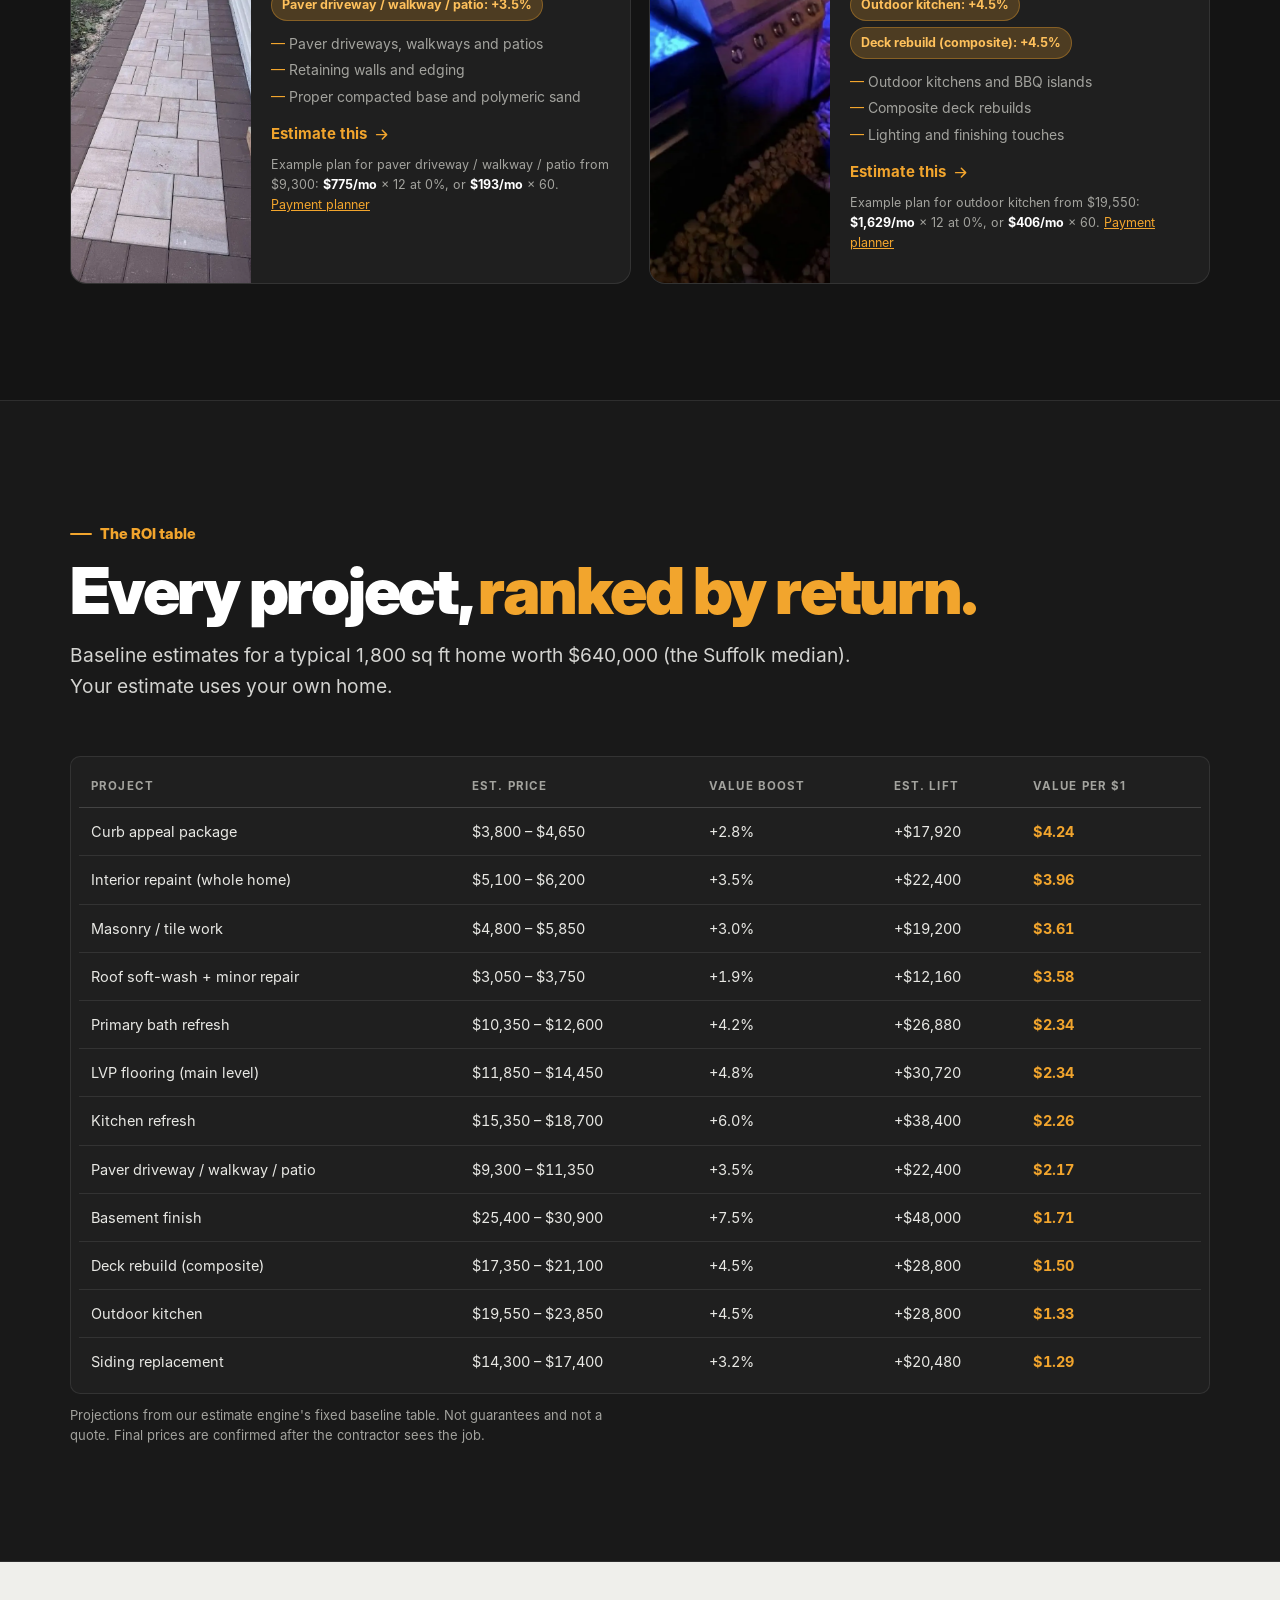
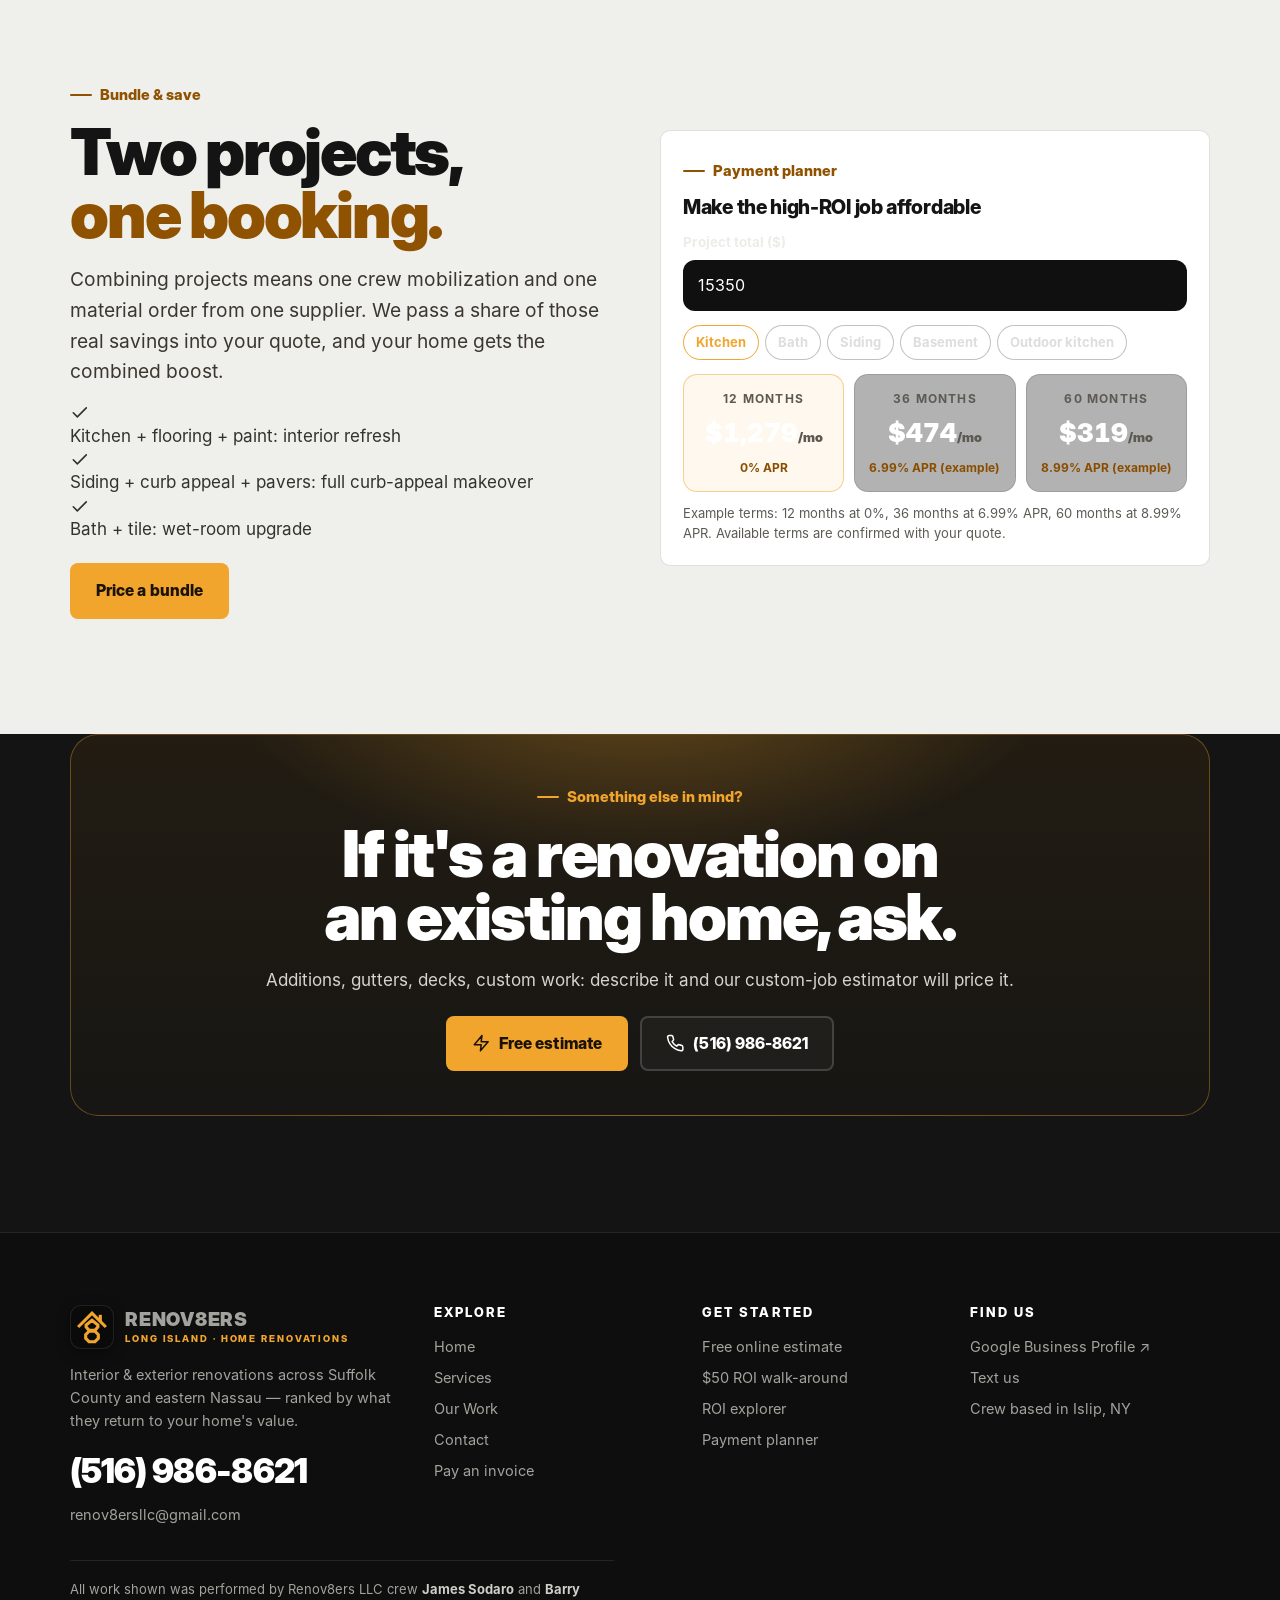
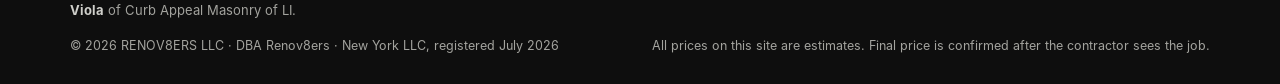
<file: services.html>
<!DOCTYPE html>
<html lang="en" class="no-js">
<head>
<meta charset="UTF-8">
<meta name="viewport" content="width=device-width, initial-scale=1, viewport-fit=cover">
<title>Services &amp; ROI | Renov8ers — Kitchens, Baths, Masonry, Siding, Pavers — Long Island NY</title>
<meta name="description" content="Renov8ers services with projected value boost for each: kitchens, baths, masonry and tile, siding, pavers, outdoor kitchens and more. Suffolk and eastern Nassau, NY. Call (516) 986-8621.">
<meta name="theme-color" content="#141414">
<link rel="canonical" href="https://renov8ers.github.io/services.html">
<meta property="og:type" content="website">
<meta property="og:site_name" content="Renov8ers">
<meta property="og:title" content="Services &amp; ROI | Renov8ers — Kitchens, Baths, Masonry, Siding, Pavers — Long Island NY">
<meta property="og:description" content="Renov8ers services with projected value boost for each: kitchens, baths, masonry and tile, siding, pavers, outdoor kitchens and more. Suffolk and eastern Nassau, NY. Call (516) 986-8621.">
<meta property="og:url" content="https://renov8ers.github.io/services.html">
<meta property="og:image" content="https://renov8ers.github.io/assets/og-card.jpg">
<meta property="og:image:width" content="1200">
<meta property="og:image:height" content="630">
<meta property="og:image:alt" content="Renov8ers — Long Island home renovations — (516) 986-8621">
<meta name="twitter:card" content="summary_large_image">
<meta name="twitter:image" content="https://renov8ers.github.io/assets/og-banner.png">
<link rel="preload" href="assets/fonts/inter-display-900.woff" as="font" type="font/woff" crossorigin>
<link rel="stylesheet" href="style.css?v=7">
<link rel="icon" type="image/png" sizes="32x32" href="assets/icon-32.png">
<link rel="icon" type="image/png" sizes="180x180" href="assets/favicon.png">
<link rel="apple-touch-icon" href="assets/icon-180.png">
<script>document.documentElement.classList.remove('no-js')</script>
<script type="application/ld+json">{"@context": "https://schema.org", "@type": "HomeAndConstructionBusiness", "@id": "https://renov8ers.github.io/#business", "name": "Renov8ers", "legalName": "RENOV8ERS LLC", "url": "https://renov8ers.github.io/", "telephone": "+1-516-986-8621", "email": "renov8ersllc@gmail.com", "logo": "https://renov8ers.github.io/assets/icon-192.png", "image": ["https://renov8ers.github.io/assets/og-card.jpg", "https://renov8ers.github.io/assets/siding-after.jpg"], "foundingDate": "2026-07", "sameAs": ["https://share.google/YXri1rEaSDHugI1bB"], "slogan": "We show you what every dollar of work returns to your home's value — before you spend it.", "areaServed": [{"@type": "AdministrativeArea", "name": "Suffolk County, NY"}, {"@type": "AdministrativeArea", "name": "Eastern Nassau County, NY"}], "knowsAbout": ["Masonry", "Tile", "Kitchen remodeling", "Bathroom remodeling", "Siding", "Pavers", "Outdoor kitchens"], "makesOffer": [{"@type": "Offer", "name": "Free online renovation estimate with ROI breakdown", "price": "0", "priceCurrency": "USD", "url": "https://renov8ers.github.io/contact.html"}, {"@type": "Offer", "name": "$50 walk-around ROI check (top-8 upgrade ROI matrix)", "price": "50", "priceCurrency": "USD", "url": "https://buy.stripe.com/9B6eVeadI24T0Ur9dG7ok02"}]}</script>
</head>
<body>
<a class="skip" href="#main">Skip to content</a>
<svg width="0" height="0" style="position:absolute" aria-hidden="true"><symbol id="i-phone" viewBox="0 0 24 24"><path d="M22 16.9v3a2 2 0 0 1-2.2 2 19.8 19.8 0 0 1-8.6-3.1 19.5 19.5 0 0 1-6-6A19.8 19.8 0 0 1 2.1 4.2 2 2 0 0 1 4.1 2h3a2 2 0 0 1 2 1.7c.1.9.4 1.8.7 2.7a2 2 0 0 1-.5 2.1L8 9.8a16 16 0 0 0 6 6l1.3-1.3a2 2 0 0 1 2.1-.5c.9.3 1.8.6 2.7.7a2 2 0 0 1 1.7 2z"/></symbol><symbol id="i-msg" viewBox="0 0 24 24"><path d="M21 15a2 2 0 0 1-2 2H7l-4 4V5a2 2 0 0 1 2-2h14a2 2 0 0 1 2 2z"/></symbol><symbol id="i-arrow" viewBox="0 0 24 24"><path d="M5 12h14M13 6l6 6-6 6"/></symbol><symbol id="i-check" viewBox="0 0 24 24"><path d="M20 6 9 17l-5-5"/></symbol><symbol id="i-bolt" viewBox="0 0 24 24"><path d="M13 2 3 14h9l-1 8 10-12h-9z"/></symbol><symbol id="i-lock" viewBox="0 0 24 24"><rect x="4" y="11" width="16" height="10" rx="2"/><path d="M8 11V7a4 4 0 0 1 8 0v4"/></symbol><symbol id="i-pin" viewBox="0 0 24 24"><path d="M12 22s7-6.2 7-12a7 7 0 0 0-14 0c0 5.8 7 12 7 12z"/><circle cx="12" cy="10" r="2.5"/></symbol><symbol id="i-chart" viewBox="0 0 24 24"><path d="M3 3v18h18"/><path d="m7 15 4-4 3 3 6-6"/><path d="M15 8h5v5"/></symbol><symbol id="i-home" viewBox="0 0 24 24"><path d="m3 11 9-8 9 8"/><path d="M5 10v10h14V10"/><path d="M10 20v-6h4v6"/></symbol><symbol id="i-dollar" viewBox="0 0 24 24"><path d="M12 2v20"/><path d="M17 6H9.5a3.5 3.5 0 0 0 0 7h5a3.5 3.5 0 0 1 0 7H6"/></symbol><symbol id="i-camera" viewBox="0 0 24 24"><path d="M3 8a2 2 0 0 1 2-2h2l2-3h6l2 3h2a2 2 0 0 1 2 2v10a2 2 0 0 1-2 2H5a2 2 0 0 1-2-2z"/><circle cx="12" cy="13" r="3.5"/></symbol><symbol id="i-shield" viewBox="0 0 24 24"><path d="M12 2 4 5v6c0 5 3.4 9.3 8 11 4.6-1.7 8-6 8-11V5z"/><path d="m9 12 2 2 4-4"/></symbol><symbol id="i-clock" viewBox="0 0 24 24"><circle cx="12" cy="12" r="9"/><path d="M12 7v5l3 2"/></symbol><symbol id="i-users" viewBox="0 0 24 24"><circle cx="9" cy="8" r="3.5"/><path d="M2 21a7 7 0 0 1 14 0"/><path d="M16 4.5a3.5 3.5 0 0 1 0 7M22 21a7 7 0 0 0-4-6.3"/></symbol><symbol id="i-grid" viewBox="0 0 24 24"><rect x="3" y="3" width="7" height="7" rx="1.5"/><rect x="14" y="3" width="7" height="7" rx="1.5"/><rect x="3" y="14" width="7" height="7" rx="1.5"/><rect x="14" y="14" width="7" height="7" rx="1.5"/></symbol><symbol id="i-swap" viewBox="0 0 24 24"><path d="m8 7-5 5 5 5M16 7l5 5-5 5"/></symbol><symbol id="i-mail" viewBox="0 0 24 24"><rect x="3" y="5" width="18" height="14" rx="2"/><path d="m3 7 9 6 9-6"/></symbol><symbol id="i-star" viewBox="0 0 24 24"><path d="m12 3 2.7 5.6 6.1.9-4.4 4.3 1 6.1L12 17l-5.4 2.9 1-6.1L3.2 9.5l6.1-.9z"/></symbol><symbol id="i-brick" viewBox="0 0 24 24"><rect x="3" y="4" width="18" height="16" rx="1.5"/><path d="M3 9.3h18M3 14.6h18M9 4v5.3M15 9.3v5.3M9 14.6V20"/></symbol><symbol id="i-cal" viewBox="0 0 24 24"><rect x="3" y="5" width="18" height="16" rx="2"/><path d="M3 10h18M8 3v4M16 3v4"/></symbol><symbol id="i-google" viewBox="0 0 24 24"><path d="M20.5 12.2c0-.6-.1-1.2-.2-1.7H12v3.3h4.8a4.1 4.1 0 0 1-1.8 2.7v2.2h2.9c1.7-1.6 2.6-3.9 2.6-6.5z"/><path d="M12 21c2.4 0 4.5-.8 5.9-2.2l-2.9-2.2c-.8.5-1.8.9-3 .9a5.2 5.2 0 0 1-4.9-3.6H4.1v2.3A9 9 0 0 0 12 21z"/><path d="M7.1 13.9a5.4 5.4 0 0 1 0-3.5V8H4.1a9 9 0 0 0 0 8.1z"/><path d="M12 6.6c1.3 0 2.5.5 3.4 1.3l2.6-2.6A9 9 0 0 0 4.1 8l3 2.3A5.2 5.2 0 0 1 12 6.6z"/></symbol></svg>
<header class="hdr" id="hdr">
  <div class="wrap hdr-in">
    <a class="brand" href="index.html" aria-label="Renov8ers home">
      <span class="mark"><svg viewBox="0 0 100 100" aria-hidden="true"><g fill="none" stroke="#F2A52D" stroke-width="7.5" stroke-linejoin="miter"><path d="M17 50 L50 17 L83 50"/><path d="M50 34 L64 45 L64 50 L57 58 L43 58 L36 50 L36 45 Z"/><path d="M43 60 L57 60 L65 68 L65 77 L57 85 L43 85 L35 77 L35 68 Z"/></g><rect x="66" y="21" width="7.5" height="15" fill="#F2A52D"/></svg></span>
      <span class="wordmark">RENOV8ERS<small>LONG ISLAND · HOME RENOVATIONS</small></span>
    </a>
    <nav class="nav" id="nav" aria-label="Main">
      <a class="nl" href="index.html">Home</a><a class="nl" href="services.html" aria-current="page">Services</a><a class="nl" href="roi-check.html">$50 ROI Check</a><a class="nl" href="work.html">Our Work</a><a class="nl" href="contact.html">Contact</a><a class="nl" href="pay.html">Pay</a>
      <div class="nav-cta">
        <a class="nav-phone" href="tel:+15169868621"><svg class="ic" aria-hidden="true"><use href="#i-phone"/></svg> (516) 986-8621</a>
        <a class="btn btn-amber btn-sm" href="contact.html#estimate">Free estimate</a>
      </div>
    </nav>
    <button class="burger" id="burger" aria-label="Menu" aria-controls="nav" aria-expanded="false"><span></span><span></span><span></span></button>
  </div>
</header>

<main id="main">
<div class="page-hero">
  <div class="wrap">
    <span class="eyebrow">Services</span>
    <h1>Every service, <span class="amber">with its ROI.</span></h1>
    <p class="lede">Any interior or exterior renovation on an existing home. Each one is shown with its projected value boost, so you can put your money where it returns the most.</p>
    <div class="cta-row" style="margin-top:22px"><a class="btn btn-amber" href="contact.html#estimate"><svg class="ic" aria-hidden="true"><use href="#i-bolt"/></svg> Free estimate</a><a class="btn btn-line" href="roi-check.html"><svg class="ic" aria-hidden="true"><use href="#i-grid"/></svg> $50 ROI walk-around</a></div>
  </div>
</div>

<section>
  <div class="wrap">
    <div class="svc-grid">
      <article class="svc rv" id="masonry">
  <picture><source srcset="assets/fireplace.webp" type="image/webp"><img src="assets/fireplace.jpg" alt="Stacked stone fireplace built by Renov8ers crew" width="960" height="786" loading="lazy" decoding="async"></picture>
  <div class="tx">
    <h3>Masonry &amp; tile <span class='chip' style='vertical-align:middle;margin-left:6px'>Specialty</span></h3>
    <p>Stonework and tile are where our crew shines: precision work that becomes the centerpiece of a room.</p>
    <div class="svc-stats"><span class="hot">Masonry / tile work: +3.0%</span></div>
    <ul><li>Fireplaces: stacked stone, mantels, surrounds</li><li>Tile floors, walls, showers and backsplashes</li><li>Brick repointing and chimney repair</li><li>Bluestone patios and block walls</li></ul>
    <a class="more" href="contact.html?jobs=masonry_tile#estimate">Estimate this <svg class="ic" aria-hidden="true"><use href="#i-arrow"/></svg></a>
    
  </div>
</article>
      <article class="svc rv" id="kitchen-bath">
  <div class="noimg"><svg class="ic" aria-hidden="true"><use href="#i-home"/></svg></div>
  <div class="tx">
    <h3>Kitchens &amp; bathrooms</h3>
    <p>The two rooms that sell a house: remodeled to look sharp and built to take daily use.</p>
    <div class="svc-stats"><span class="hot">Kitchen refresh: +6.0%</span><span class="hot">Primary bath refresh: +4.2%</span></div>
    <ul><li>Kitchen refreshes: cabinets, counters, backsplash</li><li>Primary bath refreshes and tub-to-shower conversions</li><li>Vanities, fixtures, tile</li></ul>
    <a class="more" href="contact.html?jobs=kitchen,bath#estimate">Estimate this <svg class="ic" aria-hidden="true"><use href="#i-arrow"/></svg></a>
    <p class="fin">Example plan for kitchen refresh from $15,350: <b>$1,279/mo</b> × 12 at 0%, or <b>$319/mo</b> × 60. <a href="#payments" style="color:var(--amber)">Payment planner</a></p>
  </div>
</article>
      <article class="svc rv" id="interior">
  <div class="noimg"><svg class="ic" aria-hidden="true"><use href="#i-grid"/></svg></div>
  <div class="tx">
    <h3>Floors, paint &amp; basements</h3>
    <p>High value-per-dollar interior upgrades, plus the biggest-return project on most homes: a finished basement.</p>
    <div class="svc-stats"><span class="hot">LVP flooring (main level): +4.8%</span><span class="hot">Interior repaint (whole home): +3.5%</span><span class="hot">Basement finish: +7.5%</span></div>
    <ul><li>LVP, tile and hardwood flooring</li><li>Whole-home interior repaint and drywall</li><li>Basic basement finishing</li></ul>
    <a class="more" href="contact.html?jobs=flooring,paint,basement#estimate">Estimate this <svg class="ic" aria-hidden="true"><use href="#i-arrow"/></svg></a>
    <p class="fin">Example plan for basement finish from $25,400: <b>$2,117/mo</b> × 12 at 0%, or <b>$527/mo</b> × 60. <a href="#payments" style="color:var(--amber)">Payment planner</a></p>
  </div>
</article>
      <article class="svc rv" id="exterior">
  <picture><source srcset="assets/siding-after.webp" type="image/webp"><img src="assets/siding-after.jpg" alt="New siding and sliding doors on a Long Island home" width="960" height="697" loading="lazy" decoding="async"></picture>
  <div class="tx">
    <h3>Siding, roof &amp; curb appeal</h3>
    <p>A fresh envelope for your home: better curb appeal, better comfort, lower energy bills.</p>
    <div class="svc-stats"><span class="hot">Siding replacement: +3.2%</span><span class="hot">Curb appeal package: +2.8%</span><span class="hot">Roof soft-wash + minor repair: +1.9%</span></div>
    <ul><li>Full siding replacement with insulation wrap</li><li>Trim, soffit and fascia; window and door installs</li><li>Roof soft-wash and minor repair</li><li>Curb appeal packages</li></ul>
    <a class="more" href="contact.html?jobs=siding,curb,roof#estimate">Estimate this <svg class="ic" aria-hidden="true"><use href="#i-arrow"/></svg></a>
    <p class="fin">Example plan for siding replacement from $14,300: <b>$1,192/mo</b> × 12 at 0%, or <b>$297/mo</b> × 60. <a href="#payments" style="color:var(--amber)">Payment planner</a></p>
  </div>
</article>
      <article class="svc rv" id="outdoor">
  <picture><source srcset="assets/paver-walkway.webp" type="image/webp"><img src="assets/paver-walkway.jpg" alt="Finished paver walkway with dark border" width="960" height="1212" loading="lazy" decoding="async"></picture>
  <div class="tx">
    <h3>Pavers &amp; outdoor living</h3>
    <p>Driveways, walkways and patios engineered for Long Island freeze-thaw.</p>
    <div class="svc-stats"><span class="hot">Paver driveway / walkway / patio: +3.5%</span></div>
    <ul><li>Paver driveways, walkways and patios</li><li>Retaining walls and edging</li><li>Proper compacted base and polymeric sand</li></ul>
    <a class="more" href="contact.html?jobs=pavers#estimate">Estimate this <svg class="ic" aria-hidden="true"><use href="#i-arrow"/></svg></a>
    <p class="fin">Example plan for paver driveway / walkway / patio from $9,300: <b>$775/mo</b> × 12 at 0%, or <b>$193/mo</b> × 60. <a href="#payments" style="color:var(--amber)">Payment planner</a></p>
  </div>
</article>
      <article class="svc rv" id="outdoor-kitchens">
  <picture><source srcset="assets/outdoor-kitchen-2.webp" type="image/webp"><img src="assets/outdoor-kitchen-2.jpg" alt="Outdoor kitchen built by Renov8ers crew" width="960" height="948" loading="lazy" decoding="async"></picture>
  <div class="tx">
    <h3>Outdoor kitchens &amp; decks</h3>
    <p>Stone-clad BBQ islands, counters and lighting, plus composite deck rebuilds.</p>
    <div class="svc-stats"><span class="hot">Outdoor kitchen: +4.5%</span><span class="hot">Deck rebuild (composite): +4.5%</span></div>
    <ul><li>Outdoor kitchens and BBQ islands</li><li>Composite deck rebuilds</li><li>Lighting and finishing touches</li></ul>
    <a class="more" href="contact.html?jobs=outdoor_kitchen,deck#estimate">Estimate this <svg class="ic" aria-hidden="true"><use href="#i-arrow"/></svg></a>
    <p class="fin">Example plan for outdoor kitchen from $19,550: <b>$1,629/mo</b> × 12 at 0%, or <b>$406/mo</b> × 60. <a href="#payments" style="color:var(--amber)">Payment planner</a></p>
  </div>
</article>
    </div>
  </div>
</section>

<section class="sec-alt" id="roi-table">
  <div class="wrap">
    <div class="sec-head rv"><span class="eyebrow">The ROI table</span><h2>Every project, <span class="amber">ranked by return.</span></h2>
    <p class="lede">Baseline estimates for a typical 1,800 sq ft home worth $640,000 (the Suffolk median). Your estimate uses your own home.</p></div>
    <div class="panel rv" style="overflow-x:auto;padding:8px">
      <table class="roi-table">
        <thead><tr><th>Project</th><th>Est. price</th><th>Value boost</th><th>Est. lift</th><th>Value per $1</th></tr></thead>
        <tbody><tr><td>Curb appeal package</td><td class="num">$3,800 – $4,650</td><td class="num">+2.8%</td><td class="num">+$17,920</td><td class="num"><b>$4.24</b></td></tr><tr><td>Interior repaint (whole home)</td><td class="num">$5,100 – $6,200</td><td class="num">+3.5%</td><td class="num">+$22,400</td><td class="num"><b>$3.96</b></td></tr><tr><td>Masonry / tile work</td><td class="num">$4,800 – $5,850</td><td class="num">+3.0%</td><td class="num">+$19,200</td><td class="num"><b>$3.61</b></td></tr><tr><td>Roof soft-wash + minor repair</td><td class="num">$3,050 – $3,750</td><td class="num">+1.9%</td><td class="num">+$12,160</td><td class="num"><b>$3.58</b></td></tr><tr><td>Primary bath refresh</td><td class="num">$10,350 – $12,600</td><td class="num">+4.2%</td><td class="num">+$26,880</td><td class="num"><b>$2.34</b></td></tr><tr><td>LVP flooring (main level)</td><td class="num">$11,850 – $14,450</td><td class="num">+4.8%</td><td class="num">+$30,720</td><td class="num"><b>$2.34</b></td></tr><tr><td>Kitchen refresh</td><td class="num">$15,350 – $18,700</td><td class="num">+6.0%</td><td class="num">+$38,400</td><td class="num"><b>$2.26</b></td></tr><tr><td>Paver driveway / walkway / patio</td><td class="num">$9,300 – $11,350</td><td class="num">+3.5%</td><td class="num">+$22,400</td><td class="num"><b>$2.17</b></td></tr><tr><td>Basement finish</td><td class="num">$25,400 – $30,900</td><td class="num">+7.5%</td><td class="num">+$48,000</td><td class="num"><b>$1.71</b></td></tr><tr><td>Deck rebuild (composite)</td><td class="num">$17,350 – $21,100</td><td class="num">+4.5%</td><td class="num">+$28,800</td><td class="num"><b>$1.50</b></td></tr><tr><td>Outdoor kitchen</td><td class="num">$19,550 – $23,850</td><td class="num">+4.5%</td><td class="num">+$28,800</td><td class="num"><b>$1.33</b></td></tr><tr><td>Siding replacement</td><td class="num">$14,300 – $17,400</td><td class="num">+3.2%</td><td class="num">+$20,480</td><td class="num"><b>$1.29</b></td></tr></tbody>
      </table>
    </div>
    <p class="fine rv" style="margin-top:12px">Projections from our estimate engine's fixed baseline table. Not guarantees and not a quote. Final prices are confirmed after the contractor sees the job.</p>
  </div>
</section>

<section class="paper" id="bundles">
  <div class="wrap grid-2">
    <div class="rv">
      <span class="eyebrow">Bundle &amp; save</span>
      <h2>Two projects, <span class="amber">one booking.</span></h2>
      <p class="lede">Combining projects means one crew mobilization and one material order from one supplier. We pass a share of those real savings into your quote, and your home gets the combined boost.</p>
      <ul class="next" style="list-style:none;padding:0;margin-top:16px">
        <li><svg class="ic" aria-hidden="true"><use href="#i-check"/></svg> Kitchen + flooring + paint: interior refresh</li>
        <li><svg class="ic" aria-hidden="true"><use href="#i-check"/></svg> Siding + curb appeal + pavers: full curb-appeal makeover</li>
        <li><svg class="ic" aria-hidden="true"><use href="#i-check"/></svg> Bath + tile: wet-room upgrade</li>
      </ul>
      <div class="cta-row" style="margin-top:20px"><a class="btn btn-amber" href="contact.html?jobs=kitchen,flooring,paint#estimate">Price a bundle</a></div>
    </div>
    <div class="rv" id="payments">
      <div class="panel fin-calc">
        <span class="eyebrow">Payment planner</span>
        <h3>Make the high-ROI job affordable</h3>
        <div class="field" style="margin-top:14px"><label for="fin-amt">Project total ($)</label><input id="fin-amt" type="number" inputmode="numeric" min="500" step="100" value="15350"></div>
        <div class="presets" id="fin-presets">
          <button type="button" data-v="15350" aria-pressed="true">Kitchen</button>
          <button type="button" data-v="10350">Bath</button>
          <button type="button" data-v="14300">Siding</button>
          <button type="button" data-v="25400">Basement</button>
          <button type="button" data-v="19550">Outdoor kitchen</button>
        </div>
        <div class="opts" id="fin-opts" aria-live="polite"></div>
        <p class="fine" style="margin-top:12px">Example terms: 12 months at 0%, 36 months at 6.99% APR, 60 months at 8.99% APR. Available terms are confirmed with your quote.</p>
      </div>
    </div>
  </div>
</section>

<section style="padding-top:0">
  <div class="wrap">
    <div class="band rv">
      <span class="eyebrow">Something else in mind?</span>
      <h2>If it's a renovation on an existing home, ask.</h2>
      <p>Additions, gutters, decks, custom work: describe it and our custom-job estimator will price it.</p>
      <div class="cta-row"><a class="btn btn-amber" href="contact.html#estimate"><svg class="ic" aria-hidden="true"><use href="#i-bolt"/></svg> Free estimate</a><a class="btn btn-line" href="tel:+15169868621"><svg class="ic" aria-hidden="true"><use href="#i-phone"/></svg> (516) 986-8621</a></div>
    </div>
  </div>
</section>
</main>
<footer class="ftr">
  <div class="wrap">
    <div class="ftr-grid">
      <div>
        <a class="brand" href="index.html" aria-label="Renov8ers home"><span class="mark"><svg viewBox="0 0 100 100" aria-hidden="true"><g fill="none" stroke="#F2A52D" stroke-width="7.5" stroke-linejoin="miter"><path d="M17 50 L50 17 L83 50"/><path d="M50 34 L64 45 L64 50 L57 58 L43 58 L36 50 L36 45 Z"/><path d="M43 60 L57 60 L65 68 L65 77 L57 85 L43 85 L35 77 L35 68 Z"/></g><rect x="66" y="21" width="7.5" height="15" fill="#F2A52D"/></svg></span><span class="wordmark">RENOV8ERS<small>LONG ISLAND · HOME RENOVATIONS</small></span></a>
        <p style="margin-top:14px">Interior &amp; exterior renovations across Suffolk County and eastern Nassau — ranked by what they return to your home's value.</p>
        <a class="big-phone" href="tel:+15169868621">(516) 986-8621</a>
        <a href="mailto:renov8ersllc@gmail.com">renov8ersllc@gmail.com</a>
      </div>
      <div>
        <h4>Explore</h4>
        <a href="index.html">Home</a><a href="services.html">Services</a><a href="work.html">Our Work</a><a href="contact.html">Contact</a><a href="pay.html">Pay an invoice</a>
      </div>
      <div>
        <h4>Get started</h4>
        <a href="contact.html#estimate">Free online estimate</a><a href="roi-check.html">$50 ROI walk-around</a><a href="index.html#roi-explorer">ROI explorer</a><a href="services.html#payments">Payment planner</a>
      </div>
      <div>
        <h4>Find us</h4>
        <a href="https://share.google/YXri1rEaSDHugI1bB" target="_blank" rel="noopener">Google Business Profile ↗</a>
        <a href="sms:+15169868621?&body=Hi%20Renov8ers!%20I%27d%20like%20a%20free%20estimate%20for%20my%20home.">Text us</a>
        <span style="display:block;padding:4px 0">Crew based in Islip, NY</span>
      </div>
    </div>
    <p class="credit">All work shown was performed by Renov8ers LLC crew <b>James Sodaro</b> and <b>Barry Viola</b> of Curb Appeal Masonry of LI.</p>
    <div class="ftr-bottom">
      <span>© 2026 RENOV8ERS LLC · DBA Renov8ers · New York LLC, registered July 2026</span>
      <span>All prices on this site are estimates. Final price is confirmed after the contractor sees the job.</span>
    </div>
  </div>
</footer>
<nav class="actbar" id="actbar" aria-label="Quick actions">
  <a href="tel:+15169868621"><svg class="ic" aria-hidden="true"><use href="#i-phone"/></svg> Call</a>
  <a href="sms:+15169868621?&body=Hi%20Renov8ers!%20I%27d%20like%20a%20free%20estimate%20for%20my%20home."><svg class="ic" aria-hidden="true"><use href="#i-msg"/></svg> Text</a>
  <a class="go" href="contact.html#estimate"><svg class="ic" aria-hidden="true"><use href="#i-bolt"/></svg> Free estimate</a>
</nav>
<script src="script.js?v=5" defer></script>
</body>
</html>
</file>
<file: style.css>
/* Renov8ers — RENOV8ERS LLC · style.css (v4)
   Brand: near-black #141414, amber #F2A52D, white headings, light-gray body.
   Mobile-first. No frameworks. Respects prefers-reduced-motion. */

:root{
  --bg:#141414;
  --bg-1:#191919;
  --bg-2:#1f1f1f;
  --bg-3:#272727;
  --line:rgba(255,255,255,.09);
  --line-2:rgba(255,255,255,.16);
  --text:#ffffff;
  --body:#d4d4d1;
  --muted:#a3a39e;
  --amber:#f2a52d;
  --amber-hi:#ffc15c;
  --amber-lo:#c9831a;
  --amber-ink:#1a1204;
  --amber-glow:rgba(242,165,45,.22);
  --good:#59d18c;
  --bad:#ff7a6b;
  --r:16px;
  --r-lg:24px;
  --shadow:0 18px 50px rgba(0,0,0,.45);
  --font-d:'Archivo',system-ui,-apple-system,'Segoe UI',sans-serif;
  --font-b:'Inter',system-ui,-apple-system,'Segoe UI',sans-serif;
  --hdr:68px;
  --ease:cubic-bezier(.2,.8,.2,1);
}

*,*::before,*::after{box-sizing:border-box;margin:0;padding:0}
html{scroll-behavior:smooth;scroll-padding-top:calc(var(--hdr) + 12px);-webkit-text-size-adjust:100%}
body{
  font-family:var(--font-b);color:var(--body);background:var(--bg);
  line-height:1.6;font-size:16.5px;-webkit-font-smoothing:antialiased;
  overflow-x:hidden;
}
img,svg,picture{display:block;max-width:100%}
img{height:auto}
a{color:inherit}
button,input,select,textarea{font:inherit;color:inherit}
::selection{background:var(--amber);color:var(--amber-ink)}
:focus-visible{outline:3px solid var(--amber);outline-offset:3px;border-radius:6px}
.sr-only{position:absolute;width:1px;height:1px;overflow:hidden;clip:rect(0 0 0 0);white-space:nowrap}
.skip{position:absolute;left:12px;top:-60px;z-index:200;background:var(--amber);color:var(--amber-ink);padding:10px 16px;border-radius:10px;font-weight:700;text-decoration:none}
.skip:focus{top:12px}
.ic{width:1.15em;height:1.15em;flex:none;fill:none;stroke:currentColor;stroke-width:2;stroke-linecap:round;stroke-linejoin:round}

.wrap{max-width:1180px;margin:0 auto;padding:0 20px}
section{padding:76px 0;position:relative}
.sec-alt{background:var(--bg-1);border-block:1px solid var(--line)}
h1,h2,h3,h4{font-family:var(--font-d);color:var(--text);line-height:1.08;letter-spacing:-.02em;font-weight:800}
h1{font-size:clamp(36px,7.4vw,68px);font-weight:900}
h2{font-size:clamp(28px,4.6vw,46px);margin-bottom:14px}
h3{font-size:20px;letter-spacing:-.01em}
p{max-width:68ch}
.amber{color:var(--amber)}
.eyebrow{
  display:inline-flex;align-items:center;gap:8px;
  font-family:var(--font-d);font-weight:800;font-size:12.5px;letter-spacing:.2em;text-transform:uppercase;
  color:var(--amber);margin-bottom:14px;
}
.eyebrow::before{content:"";width:22px;height:2px;background:var(--amber);border-radius:2px}
.lede{font-size:clamp(16.5px,2.1vw,19px);color:var(--body)}
.muted{color:var(--muted)}
.center{text-align:center}
.center p,.center .lede{margin-inline:auto}
.center .eyebrow::before{display:none}
.num{font-variant-numeric:tabular-nums}
.fine{font-size:13px;color:var(--muted);line-height:1.5}

/* ---------- buttons ---------- */
.btn{
  display:inline-flex;align-items:center;justify-content:center;gap:9px;
  font-family:var(--font-d);font-weight:800;font-size:16px;letter-spacing:.005em;text-decoration:none;
  min-height:50px;padding:13px 24px;border-radius:999px;border:2px solid transparent;cursor:pointer;
  transition:transform .18s var(--ease),box-shadow .25s,background .2s,border-color .2s,color .2s;
  white-space:nowrap;-webkit-tap-highlight-color:transparent;
}
.btn:active{transform:scale(.97)}
.btn-amber{background:var(--amber);color:var(--amber-ink);box-shadow:0 8px 26px -6px var(--amber-glow),inset 0 -2px 0 rgba(0,0,0,.15)}
.btn-amber:hover{background:var(--amber-hi);box-shadow:0 12px 34px -6px rgba(242,165,45,.45)}
.btn-line{border-color:var(--line-2);color:var(--text);background:rgba(255,255,255,.03)}
.btn-line:hover{border-color:var(--amber);color:var(--amber)}
.btn-dark{background:#0b0b0b;color:var(--text);border-color:var(--line)}
.btn-dark:hover{border-color:var(--amber)}
.btn-sm{min-height:42px;padding:9px 18px;font-size:14.5px}
.btn-block{width:100%}
.btn .tag{background:var(--amber-ink);color:var(--amber);border-radius:999px;padding:2px 8px;font-size:12.5px}
.btn-line .tag{background:var(--amber);color:var(--amber-ink)}
.btn[disabled]{opacity:.7;cursor:progress}

/* ---------- header ---------- */
.hdr{
  position:fixed;inset:0 0 auto 0;z-index:60;height:var(--hdr);
  background:rgba(20,20,20,.72);backdrop-filter:saturate(1.4) blur(16px);-webkit-backdrop-filter:saturate(1.4) blur(16px);
  border-bottom:1px solid transparent;transition:border-color .3s,background .3s;
}
.hdr.scrolled{border-color:var(--line);background:rgba(20,20,20,.9)}
.hdr-in{height:100%;display:flex;align-items:center;justify-content:space-between;gap:16px}
.brand{display:flex;align-items:center;gap:11px;text-decoration:none;color:var(--text);min-width:0}
.mark{width:42px;height:42px;flex:none;border-radius:11px;background:#0a0a0a;border:1px solid var(--line);box-shadow:0 4px 14px rgba(0,0,0,.4)}
.mark svg{width:100%;height:100%}
.wordmark{font-family:var(--font-d);font-weight:900;font-size:19px;letter-spacing:.04em;line-height:1}
.wordmark small{display:block;margin-top:5px;font-size:9.5px;font-weight:800;letter-spacing:.2em;color:var(--amber)}
.nav{display:flex;align-items:center;gap:2px}
.nav a.nl{color:#dcdcd8;text-decoration:none;font-weight:600;font-size:15px;padding:9px 13px;border-radius:10px;transition:background .2s,color .2s}
.nav a.nl:hover{color:#fff;background:rgba(255,255,255,.06)}
.nav a.nl[aria-current="page"]{color:var(--amber)}
.nav .nav-cta{display:flex;gap:8px;margin-left:10px}
.nav .nav-phone{display:inline-flex;align-items:center;gap:7px;color:#fff;text-decoration:none;font-weight:700;font-size:15px;padding:9px 12px;border-radius:10px}
.nav .nav-phone:hover{color:var(--amber)}
.burger{display:none;width:46px;height:46px;border-radius:12px;border:1px solid var(--line-2);background:rgba(255,255,255,.04);cursor:pointer;place-items:center}
.burger span{display:block;width:20px;height:2px;background:#fff;border-radius:2px;margin:4px auto;transition:transform .3s var(--ease),opacity .2s}
.burger[aria-expanded="true"] span:nth-child(1){transform:translateY(6px) rotate(45deg)}
.burger[aria-expanded="true"] span:nth-child(2){opacity:0}
.burger[aria-expanded="true"] span:nth-child(3){transform:translateY(-6px) rotate(-45deg)}

@media(max-width:1020px){
  .burger{display:grid}
  .nav{
    position:fixed;inset:var(--hdr) 0 0 0;flex-direction:column;align-items:stretch;gap:4px;
    padding:18px 20px 120px;background:rgba(14,14,14,.98);
    transform:translateY(-8px);opacity:0;visibility:hidden;transition:opacity .25s,transform .3s var(--ease),visibility 0s .3s;
    overflow-y:auto;
  }
  .nav.open{opacity:1;visibility:visible;transform:none;transition:opacity .25s,transform .3s var(--ease)}
  .nav a.nl{font-family:var(--font-d);font-size:24px;font-weight:800;padding:14px 6px;border-bottom:1px solid var(--line);border-radius:0}
  .nav .nav-cta{flex-direction:column;margin:18px 0 0}
  .nav .nav-cta .btn{width:100%;min-height:54px;font-size:17px}
  .nav .nav-phone{justify-content:center;font-size:18px;padding:14px}
}
@media(max-width:400px){.wordmark small{display:none}.wordmark{font-size:18px}}

/* ---------- hero ---------- */
.hero{padding:calc(var(--hdr) + 34px) 0 54px;overflow:hidden;isolation:isolate}
.hero-bg{position:absolute;inset:0;z-index:-2}
.hero-bg img{width:100%;height:100%;object-fit:cover;opacity:.32;filter:saturate(.85)}
.hero::before{content:"";position:absolute;inset:0;z-index:-1;
  background:
    radial-gradient(700px 420px at 85% 10%,rgba(242,165,45,.20),transparent 60%),
    linear-gradient(180deg,rgba(20,20,20,.55) 0%,rgba(20,20,20,.86) 55%,var(--bg) 100%),
    linear-gradient(90deg,rgba(20,20,20,.92) 0%,rgba(20,20,20,.4) 100%);}
.hero::after{content:"";position:absolute;inset:0;z-index:-1;opacity:.5;pointer-events:none;
  background-image:linear-gradient(rgba(255,255,255,.035) 1px,transparent 1px),linear-gradient(90deg,rgba(255,255,255,.035) 1px,transparent 1px);
  background-size:44px 44px;mask-image:radial-gradient(ellipse at 70% 30%,#000 10%,transparent 70%);-webkit-mask-image:radial-gradient(ellipse at 70% 30%,#000 10%,transparent 70%)}
.hero-grid{display:grid;grid-template-columns:1.15fr .85fr;gap:48px;align-items:center}
.hero h1{margin-bottom:18px}
.hero h1 .hl{color:var(--amber);background:linear-gradient(90deg,var(--amber),var(--amber-hi));-webkit-background-clip:text;background-clip:text;-webkit-text-fill-color:transparent}
.hero .lede{margin-bottom:26px;max-width:56ch}
.cta-row{display:flex;flex-wrap:wrap;gap:12px}
.hero-meta{display:flex;flex-wrap:wrap;gap:8px 18px;margin-top:22px;font-size:14px;color:var(--muted)}
.hero-meta span{display:inline-flex;align-items:center;gap:7px}
.hero-meta .ic{color:var(--amber)}
.hero-meta a{color:#fff;font-weight:700;text-decoration:none}
.hero-meta a:hover{color:var(--amber)}
.page-hero{padding:calc(var(--hdr) + 48px) 0 44px;position:relative;isolation:isolate;overflow:hidden;border-bottom:1px solid var(--line)}
.page-hero::before{content:"";position:absolute;inset:0;z-index:-1;background:radial-gradient(640px 320px at 90% 0%,rgba(242,165,45,.16),transparent 65%)}
.page-hero h1{font-size:clamp(34px,6vw,58px);margin-bottom:14px}

/* ROI card (hero + reusable) */
.roi-card{
  position:relative;background:linear-gradient(160deg,rgba(40,40,40,.92),rgba(22,22,22,.96));
  border:1px solid var(--line-2);border-radius:var(--r-lg);padding:22px;box-shadow:var(--shadow);
}
.roi-card::before{content:"";position:absolute;inset:-1px;border-radius:inherit;padding:1px;pointer-events:none;
  background:linear-gradient(140deg,rgba(242,165,45,.8),transparent 35%,transparent 70%,rgba(242,165,45,.35));
  -webkit-mask:linear-gradient(#000 0 0) content-box,linear-gradient(#000 0 0);-webkit-mask-composite:xor;mask-composite:exclude}
.roi-card .rc-top{display:flex;justify-content:space-between;align-items:center;gap:10px;margin-bottom:14px}
.roi-card .rc-label{font-size:11.5px;font-weight:800;letter-spacing:.16em;text-transform:uppercase;color:var(--muted)}
.chip{display:inline-flex;align-items:center;gap:6px;font-size:12px;font-weight:700;padding:5px 10px;border-radius:999px;background:var(--amber-glow);color:var(--amber-hi);border:1px solid rgba(242,165,45,.35)}
.chip-live::before{content:"";width:7px;height:7px;border-radius:50%;background:var(--good);box-shadow:0 0 0 0 rgba(89,209,140,.6);animation:ping 2s infinite}
@keyframes ping{0%{box-shadow:0 0 0 0 rgba(89,209,140,.6)}80%,100%{box-shadow:0 0 0 8px rgba(89,209,140,0)}}
.roi-card h3{font-size:24px;margin-bottom:4px}
.roi-card .rc-price{color:var(--muted);font-size:14px;margin-bottom:16px}
.roi-card .rc-price b{color:#fff}
.metrics{display:grid;grid-template-columns:repeat(3,1fr);gap:10px}
.metric{background:rgba(0,0,0,.35);border:1px solid var(--line);border-radius:14px;padding:12px}
.metric .k{font-size:11px;letter-spacing:.08em;text-transform:uppercase;color:var(--muted);font-weight:700;line-height:1.3}
.metric .v{font-family:var(--font-d);font-weight:900;font-size:clamp(20px,2.6vw,26px);color:var(--amber);margin-top:6px;font-variant-numeric:tabular-nums;white-space:nowrap}
.metric .v.white{color:#fff}
.bar{height:8px;border-radius:99px;background:rgba(255,255,255,.07);overflow:hidden;margin-top:14px}
.bar i{display:block;height:100%;width:0;border-radius:inherit;background:linear-gradient(90deg,var(--amber-lo),var(--amber-hi));transition:width 1.2s var(--ease)}
.roi-card .rc-foot{margin-top:14px;font-size:12px;color:var(--muted);line-height:1.45}

/* ---------- trust bar ---------- */
.trustbar{border-block:1px solid var(--line);background:var(--bg-1)}
.trustbar ul{list-style:none;display:flex;flex-wrap:wrap;justify-content:center;gap:10px 28px;padding:18px 0}
.trustbar li{display:flex;align-items:center;gap:8px;font-size:14px;font-weight:600;color:#e6e6e2}
.trustbar .ic{color:var(--amber)}
.trustbar a{color:#fff}

/* ---------- generic grids / cards ---------- */
.grid-3{display:grid;grid-template-columns:repeat(3,1fr);gap:18px}
.grid-2{display:grid;grid-template-columns:1fr 1fr;gap:40px;align-items:center}
.card{background:var(--bg-2);border:1px solid var(--line);border-radius:var(--r);padding:24px;transition:border-color .25s,transform .25s var(--ease)}
.card:hover{border-color:rgba(242,165,45,.4)}
.card p{color:var(--body);font-size:15.5px}
.card .ico{width:46px;height:46px;border-radius:12px;display:grid;place-items:center;background:var(--amber-glow);color:var(--amber);margin-bottom:14px}
.card .ico .ic{width:22px;height:22px}
.card h3{margin-bottom:8px}
.sec-head{margin-bottom:34px}

/* pillars */
.pillar .big{font-family:var(--font-d);font-weight:900;font-size:40px;color:var(--amber);line-height:1;margin-bottom:10px}
.honest{margin-top:22px;display:flex;gap:14px;align-items:flex-start;background:rgba(242,165,45,.07);border:1px solid rgba(242,165,45,.28);border-radius:var(--r);padding:18px 20px}
.honest .ic{color:var(--amber);width:24px;height:24px;margin-top:2px}
.honest p{color:#eee}

/* ---------- offers ladder ---------- */
.offers{display:grid;grid-template-columns:1fr 1.18fr 1fr;gap:18px;align-items:stretch}
.offer{display:flex;flex-direction:column;background:var(--bg-2);border:1px solid var(--line);border-radius:var(--r-lg);padding:26px}
.offer .step-n{font-size:12px;font-weight:800;letter-spacing:.18em;color:var(--muted);text-transform:uppercase}
.offer h3{font-size:23px;margin:8px 0 6px}
.offer .price{font-family:var(--font-d);font-weight:900;font-size:40px;color:#fff;line-height:1.05;margin:6px 0 10px}
.offer .price small{font-size:15px;color:var(--muted);font-weight:700;margin-left:4px}
.offer ul{list-style:none;display:grid;gap:9px;margin:12px 0 20px;font-size:15px}
.offer li{display:flex;gap:10px;align-items:flex-start}
.offer li .ic{color:var(--amber);margin-top:3px}
.offer .btn{margin-top:auto}
.offer.flag{background:linear-gradient(170deg,#2a2112,#1c1a16 45%,#191919);border:1.5px solid var(--amber);box-shadow:0 30px 70px -30px rgba(242,165,45,.45);position:relative}
.offer.flag .badge{position:absolute;top:-13px;left:24px;background:var(--amber);color:var(--amber-ink);font-weight:900;font-size:12px;letter-spacing:.12em;text-transform:uppercase;padding:5px 12px;border-radius:999px}
.offer.flag .price{color:var(--amber)}
.window{margin-top:20px;display:flex;flex-wrap:wrap;align-items:center;gap:10px 16px;justify-content:center;font-size:14.5px;color:var(--body)}
.window .ic{color:var(--amber)}

/* ROI matrix (8 cards) */
.matrix{display:grid;grid-template-columns:repeat(4,1fr);gap:10px}
.mx{background:rgba(0,0,0,.35);border:1px solid var(--line);border-radius:12px;padding:12px;min-width:0;position:relative}
.mx .rk{position:absolute;top:10px;right:10px;font-family:var(--font-d);font-weight:900;font-size:13px;color:var(--amber-ink);background:var(--amber);border-radius:7px;padding:1px 7px}
.mx .t{font-weight:700;color:#fff;font-size:13.5px;line-height:1.25;padding-right:30px;min-height:34px}
.mx .s{font-size:12px;color:var(--muted);margin-top:6px;line-height:1.35}
.mx .s b{color:var(--amber-hi);font-variant-numeric:tabular-nums}
.mx .bar{margin-top:8px;height:5px}
.matrix.compact{grid-template-columns:repeat(2,1fr)}
.matrix-wrap{background:var(--bg-2);border:1px solid var(--line);border-radius:var(--r-lg);padding:18px}
.matrix-wrap .fine{margin-top:12px}

/* ---------- ROI explorer ---------- */
.explorer{display:grid;grid-template-columns:.9fr 1.1fr;gap:22px;align-items:start}
.panel{background:var(--bg-2);border:1px solid var(--line);border-radius:var(--r-lg);padding:22px}
.panel h3{margin-bottom:6px}
.inputs{display:grid;grid-template-columns:1fr 1fr;gap:12px;margin:16px 0}
.jobchips{display:flex;flex-wrap:wrap;gap:8px}
.jobchip{position:relative}
.jobchip input{position:absolute;opacity:0;inset:0;cursor:pointer}
.jobchip span{display:inline-flex;align-items:center;gap:6px;padding:9px 14px;border-radius:999px;border:1px solid var(--line-2);background:rgba(255,255,255,.03);font-size:14px;font-weight:600;color:#e8e8e4;cursor:pointer;transition:.2s;user-select:none}
.jobchip input:checked + span{background:var(--amber);border-color:var(--amber);color:var(--amber-ink)}
.jobchip input:focus-visible + span{outline:3px solid var(--amber);outline-offset:2px}
.results{display:grid;gap:10px}
.res{display:grid;grid-template-columns:28px 1fr auto;gap:12px;align-items:center;background:rgba(0,0,0,.3);border:1px solid var(--line);border-radius:14px;padding:12px 14px;animation:fadeup .35s var(--ease) both}
.res .rk{font-family:var(--font-d);font-weight:900;color:var(--amber);font-size:18px;text-align:center}
.res .t{color:#fff;font-weight:700;font-size:15px}
.res .d{font-size:12.5px;color:var(--muted)}
.res .vpd{text-align:right;font-family:var(--font-d);font-weight:900;color:var(--amber);font-size:20px;font-variant-numeric:tabular-nums}
.res .vpd small{display:block;font-family:var(--font-b);font-size:10.5px;letter-spacing:.06em;text-transform:uppercase;color:var(--muted);font-weight:700}
.res .bar{grid-column:2/4;margin-top:0;height:5px}
.totals{display:grid;grid-template-columns:repeat(4,1fr);gap:10px;margin-top:14px}
.empty{padding:26px;text-align:center;color:var(--muted);border:1px dashed var(--line-2);border-radius:14px}
@keyframes fadeup{from{opacity:0;transform:translateY(8px)}to{opacity:1;transform:none}}

/* ---------- forms ---------- */
.field{display:grid;gap:6px;margin-bottom:14px}
.field label,.lbl{font-size:13.5px;font-weight:700;color:#ececE8}
.hint{font-weight:500;color:var(--muted)}
input[type=text],input[type=tel],input[type=email],input[type=number],select,textarea{
  width:100%;min-height:50px;padding:12px 14px;border-radius:12px;border:1.5px solid var(--line-2);
  background:#101010;color:#fff;font-size:16px;transition:border-color .2s,box-shadow .2s;
}
textarea{min-height:110px;resize:vertical}
select{appearance:none;-webkit-appearance:none;background-image:linear-gradient(45deg,transparent 50%,var(--amber) 50%),linear-gradient(135deg,var(--amber) 50%,transparent 50%);background-position:calc(100% - 20px) 50%,calc(100% - 14px) 50%;background-size:6px 6px;background-repeat:no-repeat;padding-right:38px}
input::placeholder,textarea::placeholder{color:#6f6f6b}
input:focus,select:focus,textarea:focus{outline:none;border-color:var(--amber);box-shadow:0 0 0 4px rgba(242,165,45,.18)}
.invalid{border-color:var(--bad)!important;box-shadow:0 0 0 4px rgba(255,122,107,.15)!important}
.frow{display:grid;grid-template-columns:1fr 1fr;gap:12px}
input[type=file]{width:100%;padding:14px;border:1.5px dashed var(--line-2);border-radius:12px;background:#101010;color:var(--muted);font-size:14.5px}
input[type=file]::file-selector-button{font:inherit;font-weight:700;background:var(--amber);color:var(--amber-ink);border:0;border-radius:999px;padding:8px 14px;margin-right:12px;cursor:pointer}

/* estimate questionnaire */
.qform{background:var(--bg-2);border:1px solid var(--line-2);border-radius:var(--r-lg);padding:24px;box-shadow:var(--shadow);position:relative}
.qform h2{font-size:clamp(24px,3.4vw,30px);margin-bottom:6px}
.qprog{display:flex;align-items:center;gap:10px;margin:18px 0 6px}
.qprog .track{flex:1;height:6px;border-radius:99px;background:rgba(255,255,255,.08);overflow:hidden}
.qprog .track i{display:block;height:100%;width:25%;background:linear-gradient(90deg,var(--amber-lo),var(--amber-hi));border-radius:inherit;transition:width .45s var(--ease)}
.qprog .lbl{font-size:12.5px;color:var(--muted);font-weight:700;white-space:nowrap}
.qstep{display:none;padding-top:10px}
.qstep.active{display:block;animation:fadeup .35s var(--ease)}
.qtitle{font-size:19px;margin-bottom:14px}
.qgrid{display:grid;grid-template-columns:1fr 1fr;gap:8px}
.qchk{position:relative;display:flex;align-items:center;gap:10px;padding:12px 13px;border:1.5px solid var(--line-2);border-radius:12px;background:#101010;cursor:pointer;font-size:14.5px;font-weight:600;color:#ececE8;transition:.2s;min-height:50px}
.qchk input{width:18px;height:18px;accent-color:var(--amber);flex:none}
.qchk:has(input:checked){border-color:var(--amber);background:rgba(242,165,45,.10)}
.qchk .b{margin-left:auto;font-size:11.5px;font-weight:800;color:var(--amber);white-space:nowrap}
.qnav{display:flex;justify-content:space-between;gap:10px;margin-top:18px}
.qnav .btn{flex:1}
.qnav .btn-line{flex:0 0 auto}
.qerr{display:none;margin:12px 0 0;padding:11px 14px;border-radius:12px;background:rgba(255,122,107,.1);border:1px solid rgba(255,122,107,.4);color:#ffd2cc;font-size:14px;font-weight:600}
.qerr.show{display:block}
.filelist{display:flex;flex-wrap:wrap;gap:6px;margin-top:8px}
.filechip{font-size:12.5px;background:var(--bg-3);border:1px solid var(--line);padding:4px 10px;border-radius:999px;color:#ddd;max-width:100%;overflow:hidden;text-overflow:ellipsis;white-space:nowrap}
.qpreview{margin-top:14px;padding:14px;border-radius:14px;background:rgba(242,165,45,.07);border:1px solid rgba(242,165,45,.28);font-size:14px}
.qpreview b{color:#fff}
.qpreview .big{font-family:var(--font-d);font-weight:900;color:var(--amber);font-size:20px}
.qdone{text-align:center;padding:10px 0}
.qdone .burst{width:70px;height:70px;border-radius:50%;margin:4px auto 14px;display:grid;place-items:center;background:var(--amber);color:var(--amber-ink);box-shadow:0 0 0 10px rgba(242,165,45,.15),0 0 0 22px rgba(242,165,45,.06)}
.qdone .burst .ic{width:34px;height:34px;stroke-width:2.6}
.qdone h3{font-size:26px;margin-bottom:8px}
.qdone p{margin:0 auto 6px;color:var(--body)}
.est-out{text-align:left;margin-top:18px;display:grid;gap:8px}
.est-line{display:flex;justify-content:space-between;gap:12px;padding:11px 13px;border-radius:12px;background:rgba(0,0,0,.3);border:1px solid var(--line);font-size:14.5px}
.est-line b{color:#fff}
.est-line .r{text-align:right;white-space:nowrap;font-variant-numeric:tabular-nums}
.est-line .r small{display:block;color:var(--amber-hi);font-weight:700}
.fallback-actions{display:grid;gap:10px;margin-top:16px}

/* ---------- before / after ---------- */
.ba{position:relative;aspect-ratio:4/3;border-radius:var(--r-lg);overflow:hidden;box-shadow:var(--shadow);user-select:none;touch-action:pan-y;background:#000;border:1px solid var(--line)}
.ba img{position:absolute;inset:0;width:100%;height:100%;object-fit:cover;pointer-events:none}
.ba .clip{position:absolute;inset:0;clip-path:inset(0 50% 0 0)}
.ba-handle{position:absolute;top:0;bottom:0;left:50%;width:3px;margin-left:-1.5px;background:var(--amber);box-shadow:0 0 18px rgba(242,165,45,.7);pointer-events:none}
.ba-knob{position:absolute;top:50%;left:50%;width:50px;height:50px;transform:translate(-50%,-50%);border-radius:50%;background:var(--amber);color:var(--amber-ink);display:grid;place-items:center;box-shadow:0 6px 24px rgba(0,0,0,.5)}
.ba-knob .ic{width:24px;height:24px;stroke-width:2.6}
.ba-tag{position:absolute;bottom:14px;font-size:12px;font-weight:800;letter-spacing:.14em;text-transform:uppercase;padding:6px 11px;border-radius:999px;background:rgba(0,0,0,.65);color:#fff;backdrop-filter:blur(6px)}
.ba-tag.b{left:14px}
.ba-tag.a{right:14px;background:var(--amber);color:var(--amber-ink)}
.ba-range{position:absolute;inset:0;width:100%;height:100%;opacity:0;cursor:ew-resize;margin:0;touch-action:pan-y}
.ba-cap{margin-top:12px;font-size:13.5px;color:var(--muted)}
.ba-cap b{color:#eee}
.ba:not(.touched) .ba-knob{animation:nudge 2.4s 1s ease-in-out 2}
@keyframes nudge{0%,100%{transform:translate(-50%,-50%)}30%{transform:translate(-80%,-50%)}60%{transform:translate(-20%,-50%)}}

/* ---------- services / work ---------- */
.svc-grid{display:grid;grid-template-columns:repeat(2,1fr);gap:18px}
.svc{display:grid;grid-template-columns:180px 1fr;background:var(--bg-2);border:1px solid var(--line);border-radius:var(--r-lg);overflow:hidden;transition:border-color .25s}
.svc:hover{border-color:rgba(242,165,45,.4)}
.svc picture,.svc img{width:100%;height:100%;object-fit:cover;min-height:100%}
.svc .noimg{background:radial-gradient(circle at 30% 30%,rgba(242,165,45,.25),transparent 60%),#1b1b1b;display:grid;place-items:center;color:var(--amber)}
.svc .noimg .ic{width:44px;height:44px;stroke-width:1.6}
.svc .tx{padding:20px}
.svc h3{font-size:21px;margin-bottom:6px}
.svc p{font-size:15px;margin-bottom:10px}
.svc ul{list-style:none;display:grid;gap:4px;font-size:14px;color:var(--muted);margin-bottom:12px}
.svc ul li::before{content:"— ";color:var(--amber)}
.svc-stats{display:flex;flex-wrap:wrap;gap:6px;margin-bottom:12px}
.svc-stats span{font-size:12.5px;font-weight:700;padding:5px 10px;border-radius:999px;background:rgba(255,255,255,.05);border:1px solid var(--line);color:#eee}
.svc-stats span.hot{background:var(--amber-glow);border-color:rgba(242,165,45,.35);color:var(--amber-hi)}
.svc .more{display:inline-flex;align-items:center;gap:6px;font-weight:800;color:var(--amber);text-decoration:none;font-size:15px}
.svc .more:hover{gap:10px}
.svc .fin{font-size:12.5px;color:var(--muted);margin-top:8px}
.svc .fin b{color:#fff}

.area-tabs{display:flex;flex-wrap:wrap;gap:8px;margin-bottom:22px}

.gal{columns:3 260px;column-gap:16px}
.gal figure{break-inside:avoid;margin-bottom:16px;border-radius:var(--r);overflow:hidden;background:var(--bg-2);border:1px solid var(--line);position:relative}
.gal button{display:block;width:100%;border:0;padding:0;background:none;cursor:zoom-in;position:relative}
.gal img{width:100%;transition:transform .6s var(--ease)}
.gal figure:hover img{transform:scale(1.04)}
.gal figcaption{padding:14px 16px;font-size:14px;color:var(--muted)}
.gal figcaption b{display:block;color:#fff;font-size:16px;margin-bottom:2px;font-family:var(--font-d)}
.lightbox{border:0;padding:0;background:transparent;max-width:min(94vw,1100px);max-height:92vh;margin:auto}
.lightbox::backdrop{background:rgba(0,0,0,.88);backdrop-filter:blur(4px)}
.lightbox img{max-height:84vh;width:auto;margin:auto;border-radius:12px}
.lightbox p{color:#ddd;text-align:center;margin:10px auto 0;font-size:14px}
.lightbox .x{position:fixed;top:14px;right:14px;width:48px;height:48px;border-radius:50%;border:1px solid var(--line-2);background:rgba(20,20,20,.8);color:#fff;font-size:22px;cursor:pointer}

/* crew */
.crew-grid{display:grid;grid-template-columns:1fr 1fr;gap:16px;margin-top:26px}
.crew{display:flex;gap:16px;align-items:flex-start;background:var(--bg-2);border:1px solid var(--line);border-radius:var(--r-lg);padding:22px}
.avatar{width:58px;height:58px;flex:none;border-radius:16px;display:grid;place-items:center;font-family:var(--font-d);font-weight:900;font-size:20px;color:var(--amber-ink);background:linear-gradient(135deg,var(--amber-hi),var(--amber-lo))}
.crew .role{font-size:13px;color:var(--amber);font-weight:700;margin:2px 0 8px}
.crew p{font-size:15px}
.tags{display:flex;flex-wrap:wrap;gap:6px;margin-top:10px}
.tags span{font-size:12px;font-weight:700;padding:4px 10px;border-radius:999px;background:rgba(255,255,255,.05);border:1px solid var(--line);color:#ddd}

/* process */
.steps{display:grid;grid-template-columns:repeat(4,1fr);gap:14px;counter-reset:s}
.stp{background:var(--bg-2);border:1px solid var(--line);border-radius:var(--r);padding:20px;position:relative}
.stp .n{width:38px;height:38px;border-radius:11px;display:grid;place-items:center;font-family:var(--font-d);font-weight:900;color:var(--amber-ink);background:var(--amber);margin-bottom:12px}
.stp h3{font-size:17.5px;margin-bottom:6px}
.stp p{font-size:14.5px}

/* area */
.towns{display:flex;flex-wrap:wrap;gap:8px;margin-top:20px}
.town{font-size:14px;font-weight:600;padding:8px 14px;border-radius:999px;background:var(--bg-2);border:1px solid var(--line);color:#e6e6e2}
.town.hot{border-color:rgba(242,165,45,.5);color:var(--amber-hi)}
.li-map{width:100%;height:auto;margin-top:6px}
.li-map .land{fill:#232323;stroke:rgba(255,255,255,.12);stroke-width:1.2}
.li-map .served{fill:rgba(242,165,45,.22);stroke:var(--amber);stroke-width:1.4}
.li-map .base{fill:var(--amber)}
.li-map text{fill:#cfcfca;font:700 11px var(--font-b)}

/* faq */
.faq{display:grid;gap:10px;max-width:860px;margin:0 auto}
.faq details{background:var(--bg-2);border:1px solid var(--line);border-radius:14px;overflow:hidden}
.faq summary{list-style:none;cursor:pointer;padding:17px 52px 17px 18px;font-weight:700;color:#fff;position:relative;font-size:16px}
.faq summary::-webkit-details-marker{display:none}
.faq summary::after{content:"+";position:absolute;right:18px;top:50%;transform:translateY(-50%);font-size:24px;color:var(--amber);transition:transform .25s}
.faq details[open] summary::after{transform:translateY(-50%) rotate(45deg)}
.faq details p{padding:0 18px 18px;font-size:15px}

/* fin calculator */
.fin-calc .opts{display:grid;grid-template-columns:repeat(3,1fr);gap:10px;margin-top:14px}
.fin-opt{background:rgba(0,0,0,.3);border:1px solid var(--line);border-radius:14px;padding:14px;text-align:center}
.fin-opt .m{font-size:12px;font-weight:800;letter-spacing:.1em;text-transform:uppercase;color:var(--muted)}
.fin-opt .p{font-family:var(--font-d);font-weight:900;font-size:26px;color:#fff;margin:4px 0;font-variant-numeric:tabular-nums}
.fin-opt .p small{font-size:13px;color:var(--muted)}
.fin-opt .a{font-size:12px;color:var(--amber-hi);font-weight:700}
.fin-opt.zero{border-color:rgba(242,165,45,.5);background:rgba(242,165,45,.08)}
.presets{display:flex;flex-wrap:wrap;gap:6px;margin-top:10px}
.presets button{border:1px solid var(--line-2);background:rgba(255,255,255,.03);color:#ddd;border-radius:999px;padding:6px 12px;font-size:13px;font-weight:700;cursor:pointer}
.presets button:hover,.presets button[aria-pressed="true"]{border-color:var(--amber);color:var(--amber)}

/* contact */
.contact-grid{display:grid;grid-template-columns:1.1fr .9fr;gap:28px;align-items:start}
.ccards{display:grid;gap:10px}
.ccard{display:flex;align-items:center;gap:14px;padding:16px;border-radius:16px;background:var(--bg-2);border:1px solid var(--line);text-decoration:none;transition:border-color .2s,transform .2s var(--ease)}
.ccard:hover{border-color:var(--amber);transform:translateY(-2px)}
.ccard .ico{width:46px;height:46px;border-radius:12px;display:grid;place-items:center;background:var(--amber);color:var(--amber-ink);flex:none}
.ccard b{display:block;color:#fff;font-size:16px}
.ccard span{font-size:13.5px;color:var(--muted)}
.ccard .go{margin-left:auto;color:var(--amber)}
.side-stack{display:grid;gap:18px;position:sticky;top:calc(var(--hdr) + 16px)}
ol.next{padding-left:20px;display:grid;gap:8px;font-size:15px}
ol.next li::marker{color:var(--amber);font-weight:800}

/* CTA band */
.band{position:relative;overflow:hidden;border-radius:28px;padding:44px 30px;text-align:center;isolation:isolate;
  background:radial-gradient(600px 300px at 50% -20%,rgba(242,165,45,.35),transparent 70%),linear-gradient(180deg,#221c12,#171614);border:1px solid rgba(242,165,45,.35)}
.band h2{max-width:20ch;margin-inline:auto}
.band p{margin:0 auto 22px}
.band .cta-row{justify-content:center}

/* pay */
.pay-box{max-width:620px;margin:0 auto}
.pay-amount{display:flex;justify-content:space-between;align-items:center;background:#0d0d0d;border:1px solid var(--line);border-radius:14px;padding:18px 20px;margin-top:16px}
.pay-amount span{font-size:12.5px;letter-spacing:.12em;text-transform:uppercase;color:var(--muted);font-weight:700}
.pay-amount b{font-family:var(--font-d);font-size:34px;font-weight:900;color:var(--amber);font-variant-numeric:tabular-nums}
.secure{display:flex;align-items:center;gap:8px;justify-content:center;font-size:13px;color:var(--muted);margin-top:12px}
.secure .ic{color:var(--good)}

/* ---------- footer ---------- */
.ftr{background:#0e0e0e;border-top:1px solid var(--line);padding:56px 0 calc(28px + env(safe-area-inset-bottom));color:var(--muted);font-size:14.5px}
.ftr-grid{display:grid;grid-template-columns:1.4fr 1fr 1fr 1fr;gap:28px;margin-bottom:30px}
.ftr h4{font-size:13px;letter-spacing:.16em;text-transform:uppercase;color:#fff;margin-bottom:12px}
.ftr a{display:block;color:var(--muted);text-decoration:none;padding:4px 0}
.ftr a:hover{color:var(--amber)}
.ftr .big-phone{font-family:var(--font-d);font-weight:900;font-size:24px;color:#fff;padding:0;margin-top:12px}
.ftr .credit{border-top:1px solid var(--line);padding-top:18px;margin-bottom:16px;font-size:13px}
.ftr .credit b{color:#cfcfca}
.ftr-bottom{display:flex;flex-wrap:wrap;justify-content:space-between;gap:10px;font-size:12.5px}

/* ---------- sticky mobile action bar ---------- */
.actbar{display:none}
@media(max-width:820px){
  .actbar{
    display:grid;grid-template-columns:1fr 1fr 1.5fr;gap:8px;
    position:fixed;left:0;right:0;bottom:0;z-index:70;
    padding:10px 12px calc(10px + env(safe-area-inset-bottom));
    background:rgba(16,16,16,.94);backdrop-filter:blur(14px);-webkit-backdrop-filter:blur(14px);border-top:1px solid var(--line-2);
    transform:translateY(110%);transition:transform .35s var(--ease);
  }
  .actbar.show{transform:none}
  .actbar a{display:flex;align-items:center;justify-content:center;gap:7px;min-height:50px;border-radius:14px;font-family:var(--font-d);font-weight:800;font-size:15px;text-decoration:none;color:#fff;background:var(--bg-3);border:1px solid var(--line-2)}
  .actbar a.go{background:var(--amber);color:var(--amber-ink);border-color:var(--amber)}
  body{padding-bottom:calc(76px + env(safe-area-inset-bottom))}
}

/* ---------- reveal ---------- */
.rv{opacity:0;transform:translateY(18px);transition:opacity .7s var(--ease),transform .7s var(--ease)}
.rv.in{opacity:1;transform:none}
.no-js .rv{opacity:1;transform:none}

/* ---------- responsive ---------- */
@media(max-width:1020px){
  .hero-grid,.explorer,.contact-grid{grid-template-columns:1fr}
  .offers{grid-template-columns:1fr}
  .offer.flag{order:-1}
  .steps{grid-template-columns:1fr 1fr}
  .svc-grid{grid-template-columns:1fr}
  .ftr-grid{grid-template-columns:1fr 1fr}
  .side-stack{position:static}
}
@media(max-width:720px){
  section{padding:56px 0}
  .hero{padding:calc(var(--hdr) + 22px) 0 40px}
  .hero-grid{gap:28px}
  .cta-row .btn{flex:1 1 100%}
  .grid-3,.grid-2,.crew-grid{grid-template-columns:1fr}
  .grid-2{gap:26px}
  .matrix{grid-template-columns:1fr 1fr}
  .totals{grid-template-columns:1fr 1fr}
  .svc{grid-template-columns:1fr}
  .svc picture,.svc img{height:200px}
  .svc .noimg{height:120px}
  .fin-calc .opts{grid-template-columns:1fr}
  .qform{padding:18px}
  .band{padding:34px 18px;border-radius:22px}
}
@media(max-width:520px){
  .frow,.qgrid,.inputs{grid-template-columns:1fr}
  .steps{grid-template-columns:1fr}
  .ftr-grid{grid-template-columns:1fr}
  .metrics{grid-template-columns:1fr 1fr 1fr;gap:6px}
  .metric{padding:10px 8px}
  .metric .v{font-size:18px}
  .metric .k{font-size:9.5px}
  .roi-card{padding:18px}
  h1{font-size:clamp(34px,10vw,44px)}
}

@media(prefers-reduced-motion:reduce){
  *,*::before,*::after{animation-duration:.01ms!important;animation-iteration-count:1!important;transition-duration:.01ms!important;scroll-behavior:auto!important}
  .rv{opacity:1;transform:none}
}

/* ROI table */
.roi-table{width:100%;border-collapse:collapse;font-size:14.5px;min-width:560px}
.roi-table th{text-align:left;font-size:11.5px;letter-spacing:.1em;text-transform:uppercase;color:var(--muted);padding:12px;border-bottom:1px solid var(--line-2)}
.roi-table td{padding:12px;border-bottom:1px solid var(--line);color:#e8e8e4}
.roi-table tr:last-child td{border-bottom:0}
.roi-table td b{color:var(--amber)}
fieldset{min-width:0}
legend{padding:0}
.explorer>*,.hero-grid>*,.contact-grid>*,.grid-2>*,.offers>*{min-width:0}
.res .t{overflow-wrap:anywhere}
.nav a.nl,.nav .nav-phone{white-space:nowrap}
@media(min-width:1021px) and (max-width:1300px){.nav .nav-phone{display:none}.nav a.nl{padding:9px 10px}}
.wordmark small{white-space:nowrap}

/* ==================================================================================================================
   v5 (2026-11-10): the redesign layer. Same pages, same words, same forms; a different look.
   Idea: a job-site spec sheet. The crew's real photos carry the page, warm "paper" sections sit between the dark brand
   sections so it stops reading as one long black scroll, headings are set large and tight, and boxes give way to rules.
   ================================================================================================================== */
:root{--paper:#f4f0e7;--paper-2:#ebe5d8;--ink:#16130e;--amber-text:#a85f00;--r:12px;--r-lg:16px}
body{font-size:17px}
section{padding:clamp(64px,9vw,118px) 0}
h1{font-size:clamp(40px,7.8vw,84px);letter-spacing:-.038em;line-height:.98}
h2{font-size:clamp(30px,5vw,56px);letter-spacing:-.032em;line-height:1.02;margin-bottom:18px;text-wrap:balance}
h3{letter-spacing:-.015em}
.sec-head{margin-bottom:clamp(30px,4.4vw,54px)}
.sec-head p,.lede{font-size:clamp(17px,1.5vw,19.5px);text-wrap:pretty}
.eyebrow{letter-spacing:.2em}

/* ---- hero: the crew's own work, full bleed ---- */
.hero:has(.hero-bg){padding:calc(var(--hdr) + clamp(34px,7vw,96px)) 0 clamp(54px,7vw,104px);min-height:min(92svh,860px);display:flex;align-items:center}
.hero:has(.hero-bg)>.wrap{width:100%}
.hero-bg img{opacity:1;filter:saturate(1.02) contrast(1.04);object-position:60% 40%;animation:r8-drift 26s var(--ease) both}
@keyframes r8-drift{from{transform:scale(1.09)}to{transform:scale(1)}}
.hero:has(.hero-bg)::before{background:
    linear-gradient(90deg,rgba(14,13,11,.95) 0%,rgba(14,13,11,.84) 32%,rgba(14,13,11,.22) 66%,rgba(14,13,11,.10) 100%),
    linear-gradient(180deg,rgba(14,13,11,.55) 0%,transparent 26%,transparent 62%,var(--bg) 100%)}
.hero::after{display:none}
.hero .lede{font-size:clamp(17.5px,1.6vw,20.5px);color:#ecebe6;max-width:50ch}
.hero-meta{margin-top:26px}
.roi-card{border-radius:14px;background:rgba(20,19,17,.78);backdrop-filter:blur(16px) saturate(1.2);-webkit-backdrop-filter:blur(16px) saturate(1.2);
  box-shadow:0 40px 90px -30px rgba(0,0,0,.8),0 0 0 1px rgba(255,255,255,.08) inset;transform:rotate(-1.2deg);transition:transform .5s var(--ease)}
.roi-card:hover{transform:rotate(0)}
.trustbar{background:#0f0e0c}
.trustbar ul{padding:22px 0}

/* ---- paper sections ---- */
.paper{background:var(--paper);border-block:0;color:#3b372f;
  --bg:var(--paper);--bg-1:var(--paper-2);--bg-2:#fffdf8;--bg-3:#efe9dc;--line:rgba(22,19,14,.13);--line-2:rgba(22,19,14,.26);
  --text:var(--ink);--body:#3b372f;--muted:#6a6459;--amber-glow:rgba(242,165,45,.24);--amber-hi:#8a4d00}
.paper .amber,.paper .eyebrow{color:var(--amber-text)}
.paper .eyebrow::before{background:var(--amber-text)}
.paper b,.paper strong{color:var(--ink)}
.paper .card,.paper .stp,.paper .faq details,.paper .svc{box-shadow:0 1px 0 rgba(22,19,14,.05),0 18px 40px -28px rgba(22,19,14,.35)}
.paper .faq summary{color:var(--ink)}
.paper .faq summary::after{color:var(--amber-text)}
.paper .btn-line{color:var(--ink);background:rgba(22,19,14,.03)}
.paper .btn-line:hover{color:var(--amber-text);border-color:var(--amber-text)}
.paper .btn-dark{background:var(--ink);color:#fff;border-color:var(--ink)}
.paper .card .ico{background:var(--ink);color:var(--amber)}
.paper .honest{background:#fff6df;border-color:rgba(168,95,0,.4)}
.paper .honest p{color:#3b372f}
.paper .honest .ic{color:var(--amber-text)}
.paper+.sec-alt,.sec-alt+.paper{border-top:0}

/* ---- cards: quieter boxes, the photo does the talking ---- */
.card{border-radius:var(--r);padding:28px}
.card:hover{transform:translateY(-3px)}
.card picture,.card>img{border-radius:8px;overflow:hidden}
.offer{border-radius:var(--r-lg);padding:30px}
.offer .price{font-size:clamp(40px,4.4vw,54px);letter-spacing:-.03em}
.offer.flag{transform:translateY(-10px)}

/* ---- steps: big numerals on one rule, not four boxes ---- */
.steps{position:relative;gap:0;border-top:2px solid var(--text)}
.stp{background:none;border:0;border-radius:0;border-right:1px solid var(--line);padding:26px 22px 8px;box-shadow:none!important}
.stp:last-child{border-right:0}
.stp .n{width:auto;height:auto;display:block;background:none;border-radius:0;color:var(--amber);font-size:clamp(46px,5.4vw,72px);line-height:.9;letter-spacing:-.05em;margin-bottom:16px}
.paper .stp .n{color:var(--amber-text)}
.stp h3{font-size:19.5px}
.stp p{font-size:15.5px}

/* ---- faq ---- */
.faq{gap:0;border-top:2px solid var(--text)}
.faq details{background:none;border:0;border-bottom:1px solid var(--line);border-radius:0;box-shadow:none!important}
.faq summary{padding:22px 52px 22px 2px;font-size:clamp(17px,1.6vw,20px);font-family:var(--font-d);font-weight:800;letter-spacing:-.01em}
.faq details p{padding:0 52px 22px 2px;font-size:16.5px;max-width:68ch}

/* ---- footer ---- */
.ftr{padding-top:72px}
.ftr a.brand{display:flex;padding:0}
.ftr .brand .mark{display:block;width:44px;height:44px;flex:none}
.ftr .brand .mark svg{width:100%;height:100%}
.ftr .big-phone{font-size:clamp(26px,3vw,34px);letter-spacing:-.02em}

/* ---- motion: one calm entrance, and never hidden if scripts don't run ---- */
.rv{transition:opacity .7s var(--ease),transform .7s var(--ease)}
.no-js .rv{opacity:1;transform:none}
@media(prefers-reduced-motion:reduce){.hero-bg img{animation:none}.roi-card{transform:none}}

@media(max-width:1020px){
  .hero:has(.hero-bg){min-height:0;display:block}
  .hero:has(.hero-bg)::before{background:linear-gradient(180deg,rgba(14,13,11,.62) 0%,rgba(14,13,11,.84) 46%,var(--bg) 100%)}
  .roi-card{transform:none}
  .offer.flag{transform:none}
}
@media(max-width:820px){
  .steps{border-top:0}
  .stp{border-right:0;border-top:2px solid var(--text);padding:20px 0 6px;display:grid;grid-template-columns:64px 1fr;column-gap:14px}
  .stp .n{grid-row:span 2;font-size:54px;margin:0}
  .stp p{grid-column:2}
}

/* ==================================================================================================================
   v6 (2026-11-12): bold redesign. The work goes full screen, the numbers get big.
   Idea: an estimate slip on a job site. Real crew photos fill the first screen; the ROI numbers are set like the totals
   on a receipt; neutral concrete-white "sheet" sections alternate with the black-and-amber brand.
   Type: Inter Display (self-hosted, tight and heavy) for headings and figures, Inter for reading.
   ================================================================================================================== */
@font-face{font-family:'Inter Display';src:url('assets/fonts/inter-display-800.woff') format('woff');font-weight:800;font-display:swap}
@font-face{font-family:'Inter Display';src:url('assets/fonts/inter-display-900.woff') format('woff');font-weight:900;font-display:swap}
@font-face{font-family:'Inter';src:url('assets/fonts/inter-400.woff') format('woff');font-weight:400 500;font-display:swap}
@font-face{font-family:'Inter';src:url('assets/fonts/inter-600.woff') format('woff');font-weight:600;font-display:swap}
@font-face{font-family:'Inter';src:url('assets/fonts/inter-700.woff') format('woff');font-weight:700;font-display:swap}
:root{
  --font-d:'Inter Display','Inter',system-ui,-apple-system,'Segoe UI',sans-serif;
  --font-b:'Inter',system-ui,-apple-system,'Segoe UI',sans-serif;
  --paper:#efefeb;--paper-2:#e4e4df;--sheet:#efefeb;--ink:#141414;--amber-text:#8f5200;
  --edge:max(20px,calc((100vw - 1180px)/2 + 20px));
  --out:cubic-bezier(.23,1,.32,1);
}
h1,h2{font-weight:900;letter-spacing:-.035em}
h2{font-size:clamp(34px,6vw,64px);line-height:.98}
.eyebrow{text-transform:none;letter-spacing:0;font-size:15px;font-weight:800}
.paper{--bg-2:#fff;--bg-3:#e4e4df;--muted:#5d5a54;color:#34322d}
.paper .honest{background:#fff;border-color:rgba(20,20,20,.18)}
/* no fade-up on every section: content is simply there */
.rv,.rv.in{opacity:1!important;transform:none!important;transition:none!important}

/* buttons: squared off, heavier */
.btn{border-radius:8px;font-weight:800;min-height:52px}
.btn-sm{min-height:44px}
.btn-xl{min-height:62px;padding:16px 30px;font-size:18px}
.btn-amber{box-shadow:none}
.btn-amber:hover{box-shadow:none}
.btn-ink{background:var(--ink);color:#fff;border-color:var(--ink)}
.btn-ink:hover{background:#000;color:var(--amber);border-color:#000}
.burger{border-radius:10px}

/* header: see-through over the home photo until you scroll */
.home .hdr:not(.scrolled){background:linear-gradient(180deg,rgba(0,0,0,.6),rgba(0,0,0,0)) border-box no-repeat;backdrop-filter:none;-webkit-backdrop-filter:none}
.home .hdr .mark{background:rgba(10,10,10,.75)}

/* ---- hero ---- */
.hx{position:relative;isolation:isolate;padding:0;min-height:100vh;min-height:max(620px,100svh);display:flex;flex-direction:column;justify-content:flex-end;background:var(--ink);color:#fff;overflow:hidden}
.hx-photo{position:absolute;inset:0;z-index:-2}
.hx-photo picture,.hx-photo img{width:100%;height:100%}
.hx-photo img{object-fit:cover;object-position:50% 46%}
.hx::after{content:"";position:absolute;inset:0;z-index:-1;background:linear-gradient(180deg,rgba(0,0,0,0) 30%,rgba(10,10,10,.7) 52%,rgba(10,10,10,.96) 80%)}
.hx-copy{padding:120px 20px clamp(28px,5vh,56px)}
.hx h1{font-size:clamp(46px,12.9vw,104px);line-height:.92;letter-spacing:-.045em;margin:0 0 20px;color:#fff}
.hx h1 span{display:block}
.hx-sub{font-size:clamp(17.5px,1.6vw,20px);line-height:1.5;color:#ecebe6;max-width:34ch;margin-bottom:26px}
.hx-actions{display:flex;flex-wrap:wrap;align-items:center;gap:12px 24px}
.hx-link{color:#fff;font-weight:700;text-decoration:underline;text-decoration-color:var(--amber);text-decoration-thickness:2px;text-underline-offset:6px;min-height:48px;display:inline-flex;align-items:center}
.hx-link:hover{color:var(--amber)}
@media(max-width:599px){.hx-actions .btn{width:100%}.hx-link{margin:0 auto}}
@media(min-width:1021px){
  .hx{display:grid;grid-template-columns:minmax(0,1.12fr) minmax(0,.88fr);min-height:max(660px,100vh)}
  .hx-photo{position:relative;inset:auto;grid-column:2;grid-row:1;z-index:0}
  .hx-photo img{position:absolute;inset:0}
  .hx::after{display:none}
  .hx-copy{grid-column:1;grid-row:1;align-self:end;padding:150px 56px clamp(56px,8vh,96px) var(--edge)}
  .hx h1{font-size:min(88px,5.75vw)}
}
@keyframes hx-in{from{opacity:0;transform:translateY(.3em)}}
@keyframes hx-photo{from{transform:scale(1.06)}}
@media(prefers-reduced-motion:no-preference){
  .hx-photo img{animation:hx-photo 1.4s var(--out) both}
  .hx h1 span{animation:hx-in .7s var(--out) both}
  .hx h1 span:nth-child(2){animation-delay:.08s}
  .hx h1 span:nth-child(3){animation-delay:.16s}
  .hx-sub,.hx-actions{animation:hx-in .7s var(--out) .3s both}
}

.hx-facts{background:#0d0d0d;border-bottom:1px solid var(--line)}
.hx-facts ul{list-style:none;display:flex;flex-wrap:wrap;gap:10px 26px;padding-top:18px;padding-bottom:18px}
.hx-facts li{display:flex;align-items:center;gap:8px;font-size:14.5px;font-weight:600;color:#e6e6e2}
.hx-facts .ic{color:var(--amber)}
.hx-facts a{color:#fff}

/* ---- the estimate slip ---- */
.ledger{background:var(--sheet);color:#34322d}
.ledger h2,.ledger h3{color:var(--ink)}
.ledger-head{display:grid;gap:12px 64px;margin-bottom:clamp(28px,4vw,48px)}
.ledger-head h2{max-width:13ch;margin:0}
.ledger-head p{font-size:clamp(17px,1.5vw,19.5px);max-width:40ch;margin:0}
@media(min-width:900px){.ledger-head{grid-template-columns:1.2fr .8fr;align-items:end}}
.slip{background:#fff;border-radius:10px;box-shadow:0 1px 0 rgba(20,20,20,.06),0 30px 60px -36px rgba(20,20,20,.45);overflow:hidden}
.slip-top{display:flex;flex-wrap:wrap;justify-content:space-between;align-items:end;gap:10px 30px;padding:22px clamp(18px,3vw,36px);border-bottom:2px dashed rgba(20,20,20,.18)}
.slip-k{display:block;font-size:14px;font-weight:700;color:var(--amber-text);margin-bottom:4px}
.slip h3{font-size:clamp(26px,3vw,34px);letter-spacing:-.03em;margin:0}
.slip-price{margin:0;font-size:14.5px;color:#5d5a54;text-align:right}
.slip-price b{display:block;font-family:var(--font-d);font-weight:800;font-size:clamp(20px,2.2vw,26px);color:var(--ink);letter-spacing:-.02em}
.slip-rows{display:grid;margin:0}
.slip-rows>div{display:grid;gap:6px 28px;padding:22px clamp(18px,3vw,36px);border-bottom:1px solid rgba(20,20,20,.1)}
.slip-rows dt{display:flex;flex-wrap:wrap;align-items:baseline;gap:4px 14px}
.slip-n{font-family:var(--font-d);font-weight:900;font-size:clamp(54px,11vw,96px);line-height:.9;letter-spacing:-.05em;color:var(--ink)}
.slip-l{font-weight:700;font-size:16px;color:var(--ink)}
.slip-rows dd{margin:0;color:#5d5a54;max-width:46ch}
.slip-rows .slip-key{background:var(--ink)}
.slip-key .slip-n{color:var(--amber)}
.slip-key .slip-l{color:#fff}
.slip-key dd{color:#c9c8c2}
@media(min-width:900px){
  .slip-rows{grid-template-columns:repeat(3,minmax(0,1fr))}
  .slip-rows>div{border-bottom:0;border-right:1px solid rgba(20,20,20,.1);align-content:start}
  .slip-rows>div:last-child{border-right:0}
  .slip-rows dt{flex-direction:column;align-items:flex-start}
  .slip-n{font-size:min(4.3vw,66px)}
}
.slip-foot{margin:0;padding:14px clamp(18px,3vw,36px);font-size:13.5px;color:#6a675f;background:#fafaf8;max-width:none}
.ledger-honest{margin:26px 0 0;font-size:17px;max-width:62ch;padding-left:16px;border-left:4px solid var(--amber)}
.ledger-honest b{color:var(--ink)}

/* ---- proof: before and after, big ---- */
.proof{background:var(--ink);padding-bottom:clamp(48px,7vw,96px)}
.proof-head{display:grid;gap:12px 64px;margin-bottom:clamp(24px,4vw,44px)}
.proof-head h2{margin:0;max-width:12ch}
.proof-head p{margin:0;font-size:clamp(17px,1.5vw,19.5px);color:#d9d8d3;max-width:42ch}
@media(min-width:900px){.proof-head{grid-template-columns:1fr 1fr;align-items:end}}
.proof-pair{display:grid;grid-template-columns:1fr 1fr;gap:4px;max-width:1180px;margin:0 auto}
@media(min-width:1021px){.proof-pair{padding:0 20px;gap:12px}}
.proof-pair figure{position:relative;margin:0;aspect-ratio:3/4;overflow:hidden;background:#222}
@media(min-width:700px){.proof-pair figure{aspect-ratio:1/1}}
@media(min-width:1021px){.proof-pair figure{border-radius:8px}}
.proof-pair picture,.proof-pair img{width:100%;height:100%}
.proof-pair img{object-fit:cover}
.proof-pair figcaption{position:absolute;top:12px;left:12px;background:rgba(10,10,10,.82);color:#fff;font-weight:800;font-size:14px;padding:6px 12px;border-radius:6px}
.proof-pair figcaption.is-after{background:var(--amber);color:var(--amber-ink)}
.proof-foot{display:flex;flex-wrap:wrap;justify-content:space-between;align-items:center;gap:10px 30px;margin-top:20px}
.proof-foot p{margin:0;color:#c9c8c2}
.proof-foot b{color:#fff}
.tlink{display:inline-flex;align-items:center;min-height:48px;font-weight:800;color:#fff;text-decoration:underline;text-decoration-color:var(--amber);text-decoration-thickness:2px;text-underline-offset:6px}
.tlink:hover{color:var(--amber)}
.paper .tlink,.ways .tlink{color:var(--ink)}

/* ---- trades: photo tiles, swipe on a phone ---- */
.trades{background:#0d0d0d;padding-top:clamp(56px,8vw,104px)}
.trades-head{display:flex;flex-wrap:wrap;justify-content:space-between;align-items:end;gap:6px 40px;margin-bottom:clamp(22px,3vw,36px)}
.trades-head h2{margin:0;max-width:14ch}
.tiles{list-style:none;display:flex;gap:10px;overflow-x:auto;scroll-snap-type:x mandatory;padding:0 20px 6px;scroll-padding-left:20px;scrollbar-width:none}
.tiles::-webkit-scrollbar{display:none}
.tiles>li{flex:0 0 80%;scroll-snap-align:start}
@media(min-width:700px){.tiles>li{flex-basis:46%}}
@media(min-width:1021px){.tiles{display:grid;grid-template-columns:repeat(3,minmax(0,1fr));gap:14px;max-width:1180px;margin:0 auto;overflow:visible}}
.tile{display:block;text-decoration:none;color:#fff;background:#1b1b1b;border-radius:8px;overflow:hidden;height:100%}
.tile picture{display:block;aspect-ratio:4/4.4;overflow:hidden}
.tile img{width:100%;height:100%;object-fit:cover}
.tile-body{display:block;padding:18px 18px 22px}
.tile-t{display:block;font-family:var(--font-d);font-weight:900;font-size:clamp(24px,2.4vw,30px);letter-spacing:-.03em;line-height:1.02;margin-bottom:8px}
.tile-d{display:block;color:#c9c8c2;font-size:15.5px;line-height:1.5}
@media(hover:hover) and (pointer:fine){.tile img{transition:transform .6s var(--out)}.tile:hover img{transform:scale(1.04)}.tile:hover .tile-t{color:var(--amber)}}

/* ---- three ways to start ---- */
.ways{background:var(--sheet);color:#34322d}
.ways h2{color:var(--ink);max-width:16ch;margin-bottom:clamp(26px,4vw,48px)}
.ways-list{list-style:none;display:grid;gap:14px}
@media(min-width:1021px){.ways-list{grid-template-columns:1fr 1.12fr 1fr;align-items:stretch}}
.way{display:flex;flex-direction:column;background:#fff;border-radius:10px;padding:clamp(22px,2.6vw,32px);border:1px solid rgba(20,20,20,.1)}
.way-n{font-size:14px;font-weight:700;color:#6a675f}
.way h3{color:var(--ink);font-size:clamp(23px,2.2vw,27px);letter-spacing:-.025em;margin:6px 0 2px}
.way-price{font-family:var(--font-d);font-weight:900;font-size:clamp(56px,6vw,76px);letter-spacing:-.05em;line-height:1;color:var(--ink);margin:8px 0 12px;font-variant-numeric:tabular-nums}
.way-price small{font-size:17px;letter-spacing:0;font-weight:700;margin-left:6px;color:#6a675f}
.way-price-sm{font-size:clamp(34px,3.4vw,42px);letter-spacing:-.035em}
.way ul{list-style:none;display:grid;gap:10px;margin:6px 0 22px;font-size:15.5px}
.way li{display:flex;gap:10px;align-items:flex-start}
.way li .ic{color:var(--amber-text);margin-top:3px}
.way b{color:var(--ink)}
.way .btn{margin-top:auto}
.way-flag{background:var(--amber);border-color:var(--amber);color:#2a1d06}
.way-flag .way-n,.way-flag .way-price small{color:#4a3208}
.way-flag li .ic{color:var(--ink)}
.way-more{display:block;text-align:center;margin-top:12px;font-weight:800;color:var(--ink);min-height:44px;line-height:44px;text-decoration:underline;text-underline-offset:5px}
.ways-note{display:flex;gap:10px;align-items:flex-start;margin-top:22px;font-size:15.5px;max-width:70ch}
.ways-note .ic{color:var(--amber-text);margin-top:3px}
.ways-note b{color:var(--ink)}

/* ---- explorer ---- */
.xp{background:var(--bg-1)}
.xp-head{margin-bottom:clamp(24px,3.6vw,44px)}
.xp-head h2{max-width:14ch}
.panel{border-radius:10px}
.jobchip span{border-radius:8px}

/* ---- crew and area ---- */
.crewsec{background:var(--ink)}
.crewsec-grid{display:grid;gap:44px}
@media(min-width:1021px){.crewsec-grid{grid-template-columns:1.15fr .85fr;gap:80px;align-items:start}}
.crewsec h2{max-width:12ch}
.people{display:grid;gap:0;margin-top:26px;border-top:2px solid #fff}
@media(min-width:700px){.people{grid-template-columns:1fr 1fr;column-gap:32px}}
.person{padding:20px 0;border-bottom:1px solid var(--line)}
@media(min-width:700px){.person{border-bottom:0}}
.person h3{font-size:clamp(26px,2.6vw,32px);letter-spacing:-.03em;margin-bottom:2px}
.person-r{color:var(--amber);font-weight:700;font-size:14.5px;margin-bottom:8px}
.person p:last-child{color:#c9c8c2;font-size:15.5px}
.area{background:#1b1b1b;border-radius:10px;padding:clamp(22px,2.6vw,32px)}
.area h3{font-size:clamp(26px,2.6vw,32px);letter-spacing:-.03em;margin-bottom:8px}
.area p{color:#c9c8c2}
.area-towns{list-style:none;display:flex;flex-wrap:wrap;gap:6px 8px;margin-top:16px}
.area-towns li{font-size:14.5px;font-weight:600;padding:7px 12px;border-radius:6px;background:#262626;color:#e6e6e2}
.area-towns li.hot{background:var(--amber);color:var(--amber-ink)}
.area-towns li.more{background:none;color:#a3a39e;padding-left:2px}

/* ---- how it works ---- */
.flow{background:var(--sheet);color:#34322d}
.flow h2{color:var(--ink);max-width:14ch;margin-bottom:clamp(26px,4vw,48px)}
.flow-list{list-style:none;counter-reset:f;display:grid;gap:0;border-top:2px solid var(--ink)}
@media(min-width:820px){.flow-list{grid-template-columns:repeat(4,minmax(0,1fr))}}
.flow-list li{counter-increment:f;padding:22px 0 18px;border-bottom:1px solid rgba(20,20,20,.14);display:grid;grid-template-columns:62px 1fr;column-gap:14px}
.flow-list li::before{content:counter(f);grid-row:span 2;font-family:var(--font-d);font-weight:900;font-size:56px;line-height:.85;letter-spacing:-.05em;color:var(--amber-text)}
.flow-list h3{color:var(--ink);font-size:20px;letter-spacing:-.02em;margin-bottom:4px}
.flow-list p{margin:0;font-size:15.5px}
@media(min-width:820px){.flow-list li{display:block;padding:24px 22px 8px 0;border-bottom:0}.flow-list li::before{display:block;font-size:76px;margin-bottom:18px}}

/* ---- questions ---- */
.qa{background:#fff;color:#34322d;--text:var(--ink);--line:rgba(20,20,20,.14)}
.qa h2{color:var(--ink)}
.qa .faq summary{color:var(--ink)}
.qa .faq summary::after{color:var(--amber-text)}
.qa .faq details p{color:#45423c}
.qa .faq b{color:var(--ink)}
.qa-grid{display:grid;gap:10px 64px}
@media(min-width:1021px){.qa-grid{grid-template-columns:.7fr 1.3fr;align-items:start}.qa-grid h2{max-width:8ch}}
.qa .faq{margin:0;max-width:none}

/* ---- closing ---- */
.last{position:relative;isolation:isolate;background:var(--ink);overflow:hidden;padding:clamp(80px,12vw,160px) 0}
.last-photo{position:absolute;inset:0;z-index:-2}
.last-photo picture,.last-photo img{width:100%;height:100%}
.last-photo img{object-fit:cover;object-position:50% 60%}
.last::after{content:"";position:absolute;inset:0;z-index:-1;background:linear-gradient(180deg,rgba(10,10,10,.82),rgba(10,10,10,.9))}
.last h2{font-size:clamp(44px,8.4vw,96px);line-height:.94;letter-spacing:-.045em;max-width:12ch}
.last p{color:#e6e6e2;font-size:clamp(17px,1.6vw,20px);max-width:44ch;margin-bottom:28px}
.last-actions{display:flex;flex-wrap:wrap;align-items:center;gap:18px 32px}
.last-phone{display:flex;flex-direction:column;color:#fff;text-decoration:none;font-family:var(--font-d);font-weight:900;font-size:clamp(32px,4vw,44px);letter-spacing:-.03em;line-height:1}
.last-phone span{font-family:var(--font-b);font-size:14.5px;font-weight:700;letter-spacing:0;color:var(--amber);margin-bottom:6px}
.last-phone:hover{color:var(--amber)}
@media(max-width:599px){.last-actions .btn{width:100%}}

/* the sticky bar on phones: squared to match */
@media(max-width:820px){.actbar a{border-radius:8px}}
@media(max-width:599px){.slip-price{text-align:left;width:100%}}
.way li>span,.ways-note>span{min-width:0}
.home .hdr:has(.nav.open){background:#0e0e0e}
@media(max-width:1020px){.home .nav.open{background:#0e0e0e}}
/* menu button: bars sit 10px apart, so the X meets in the middle */
.burger{align-content:center}
.burger[aria-expanded="true"] span:nth-child(1){transform:translateY(10px) rotate(45deg)}
.burger[aria-expanded="true"] span:nth-child(3){transform:translateY(-10px) rotate(-45deg)}
</file>
